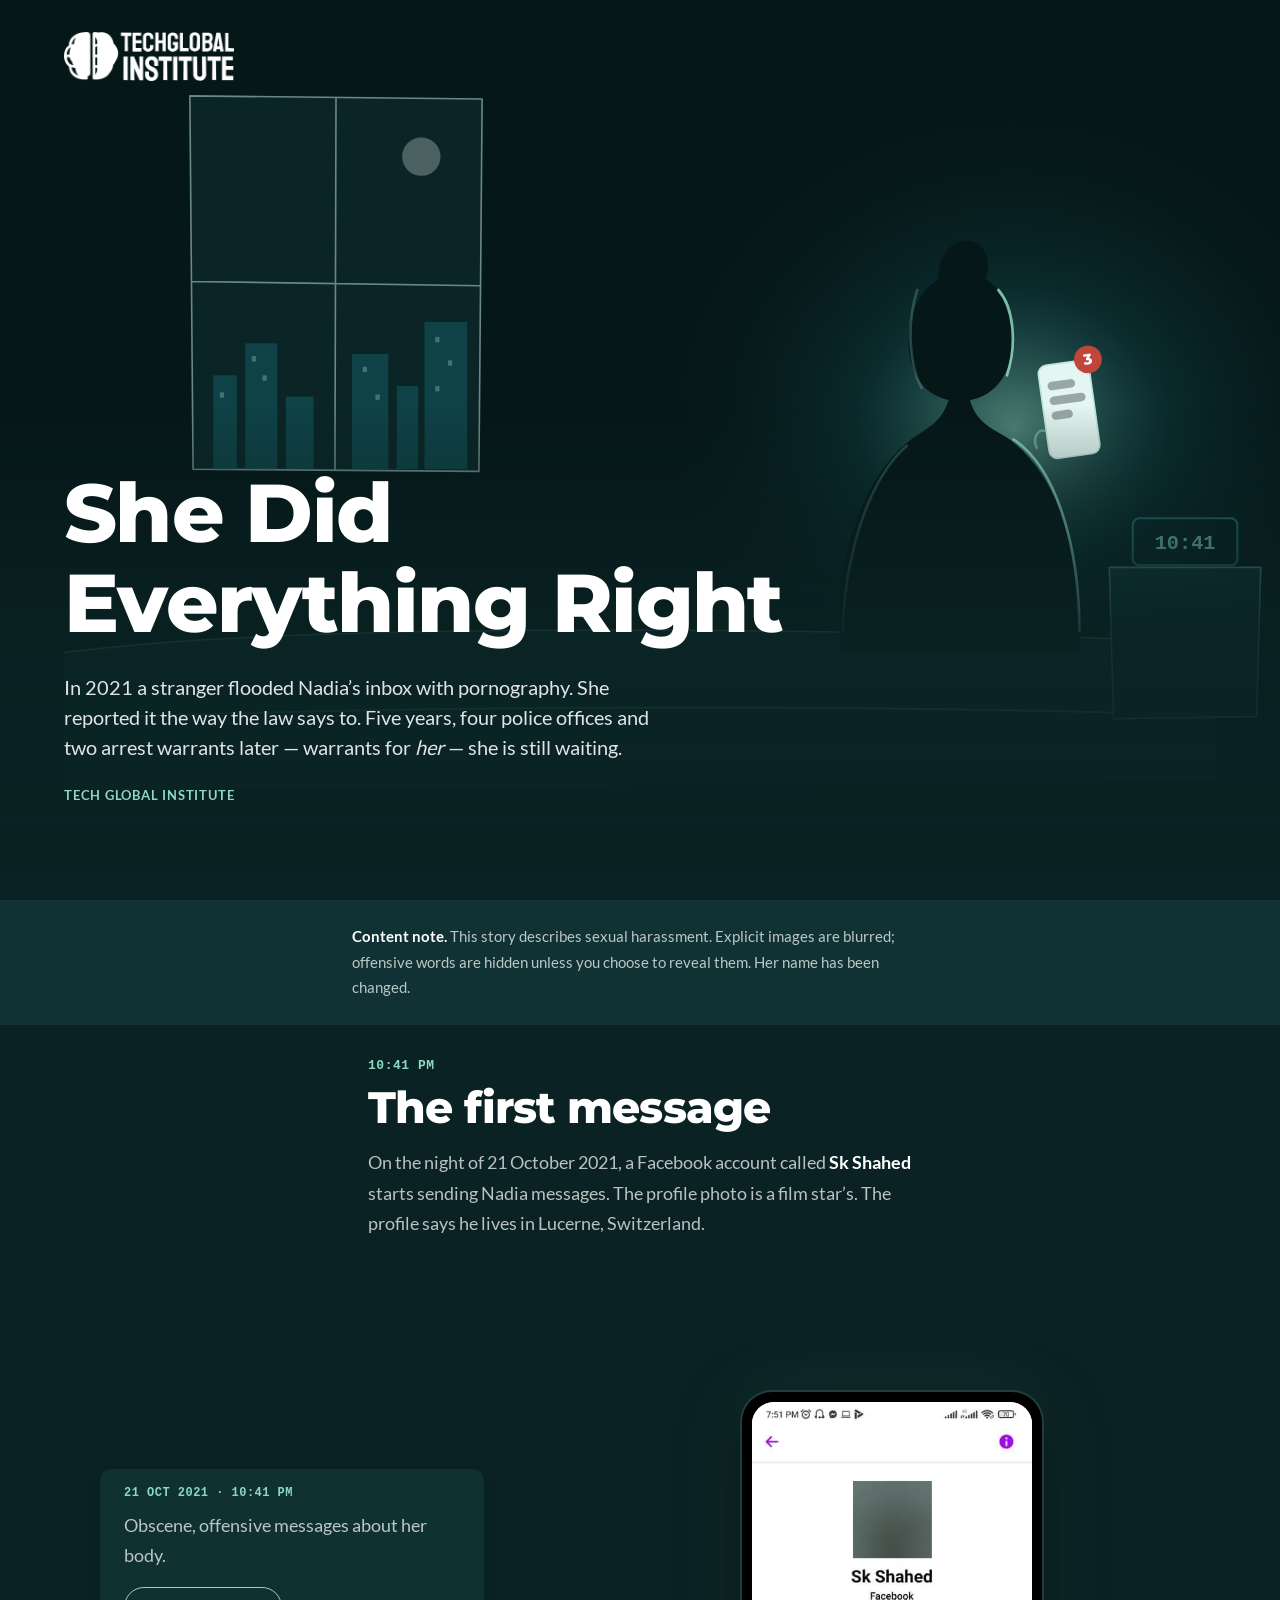
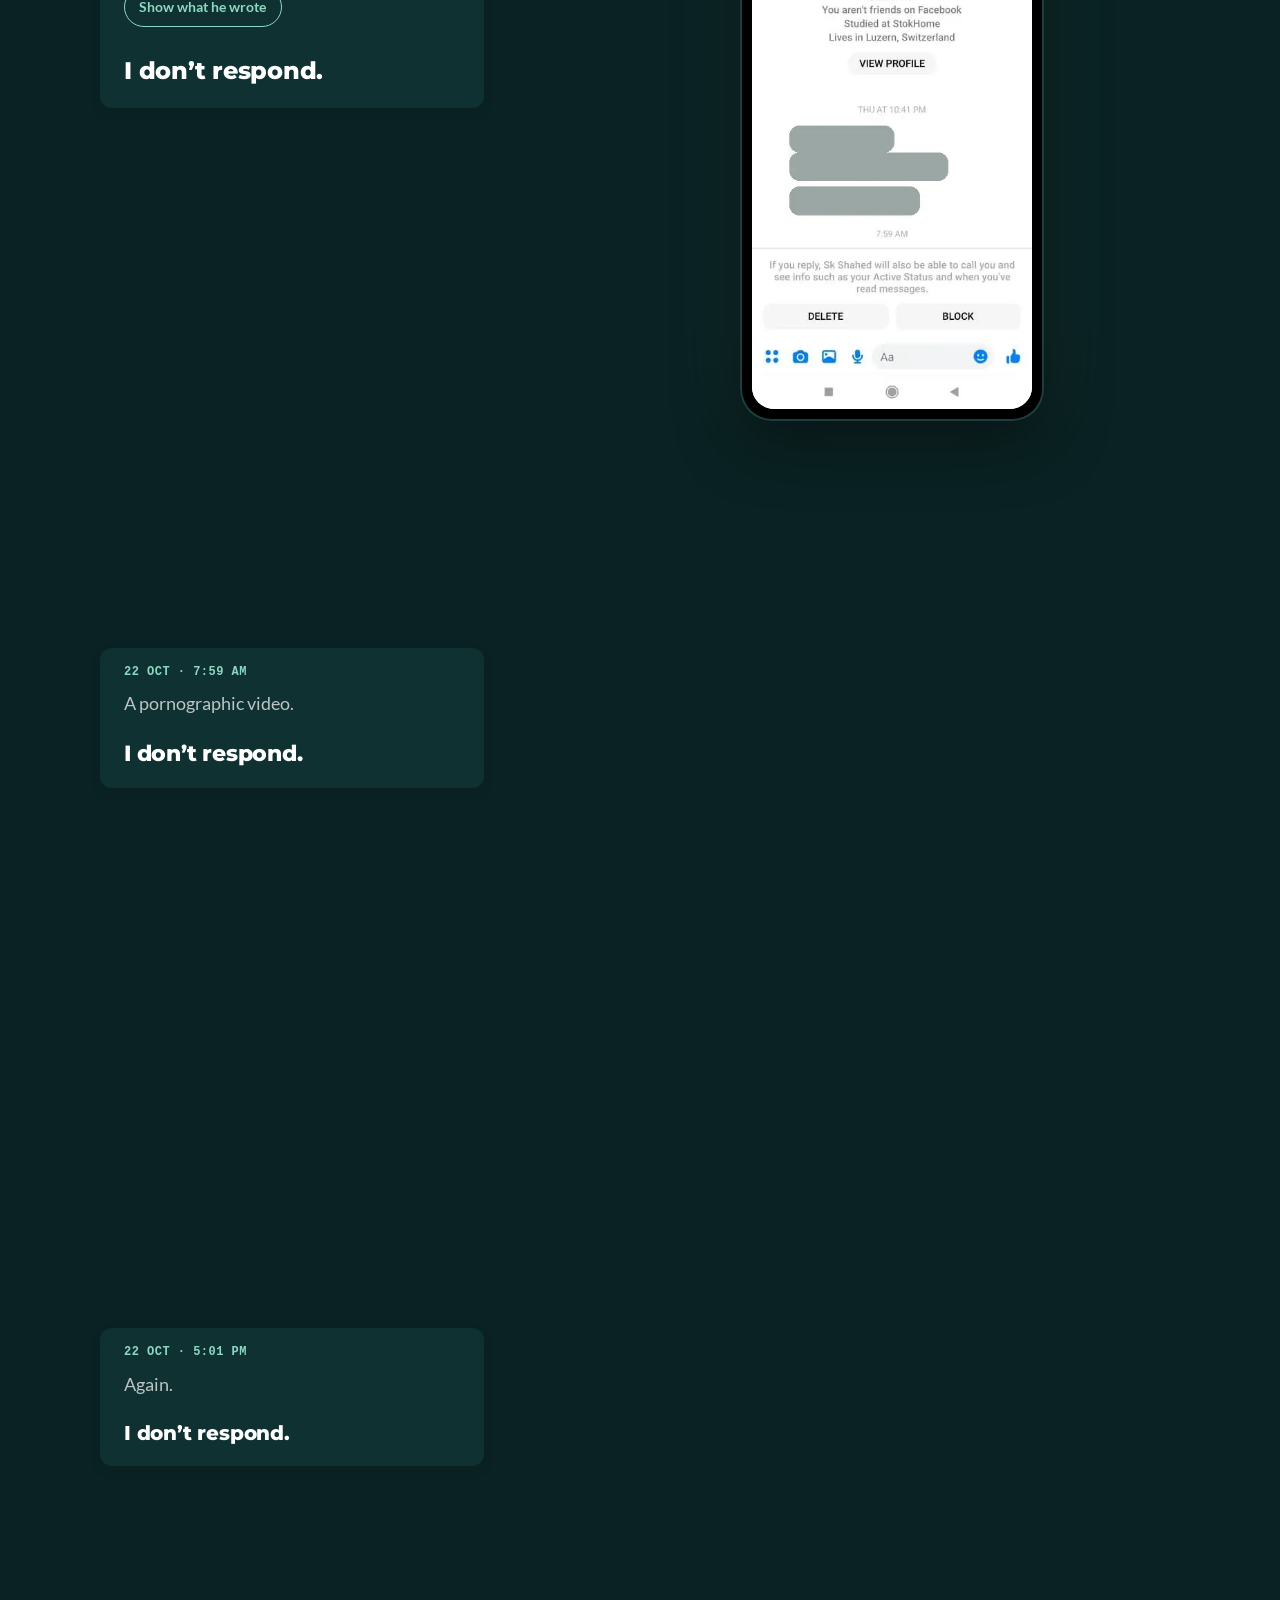
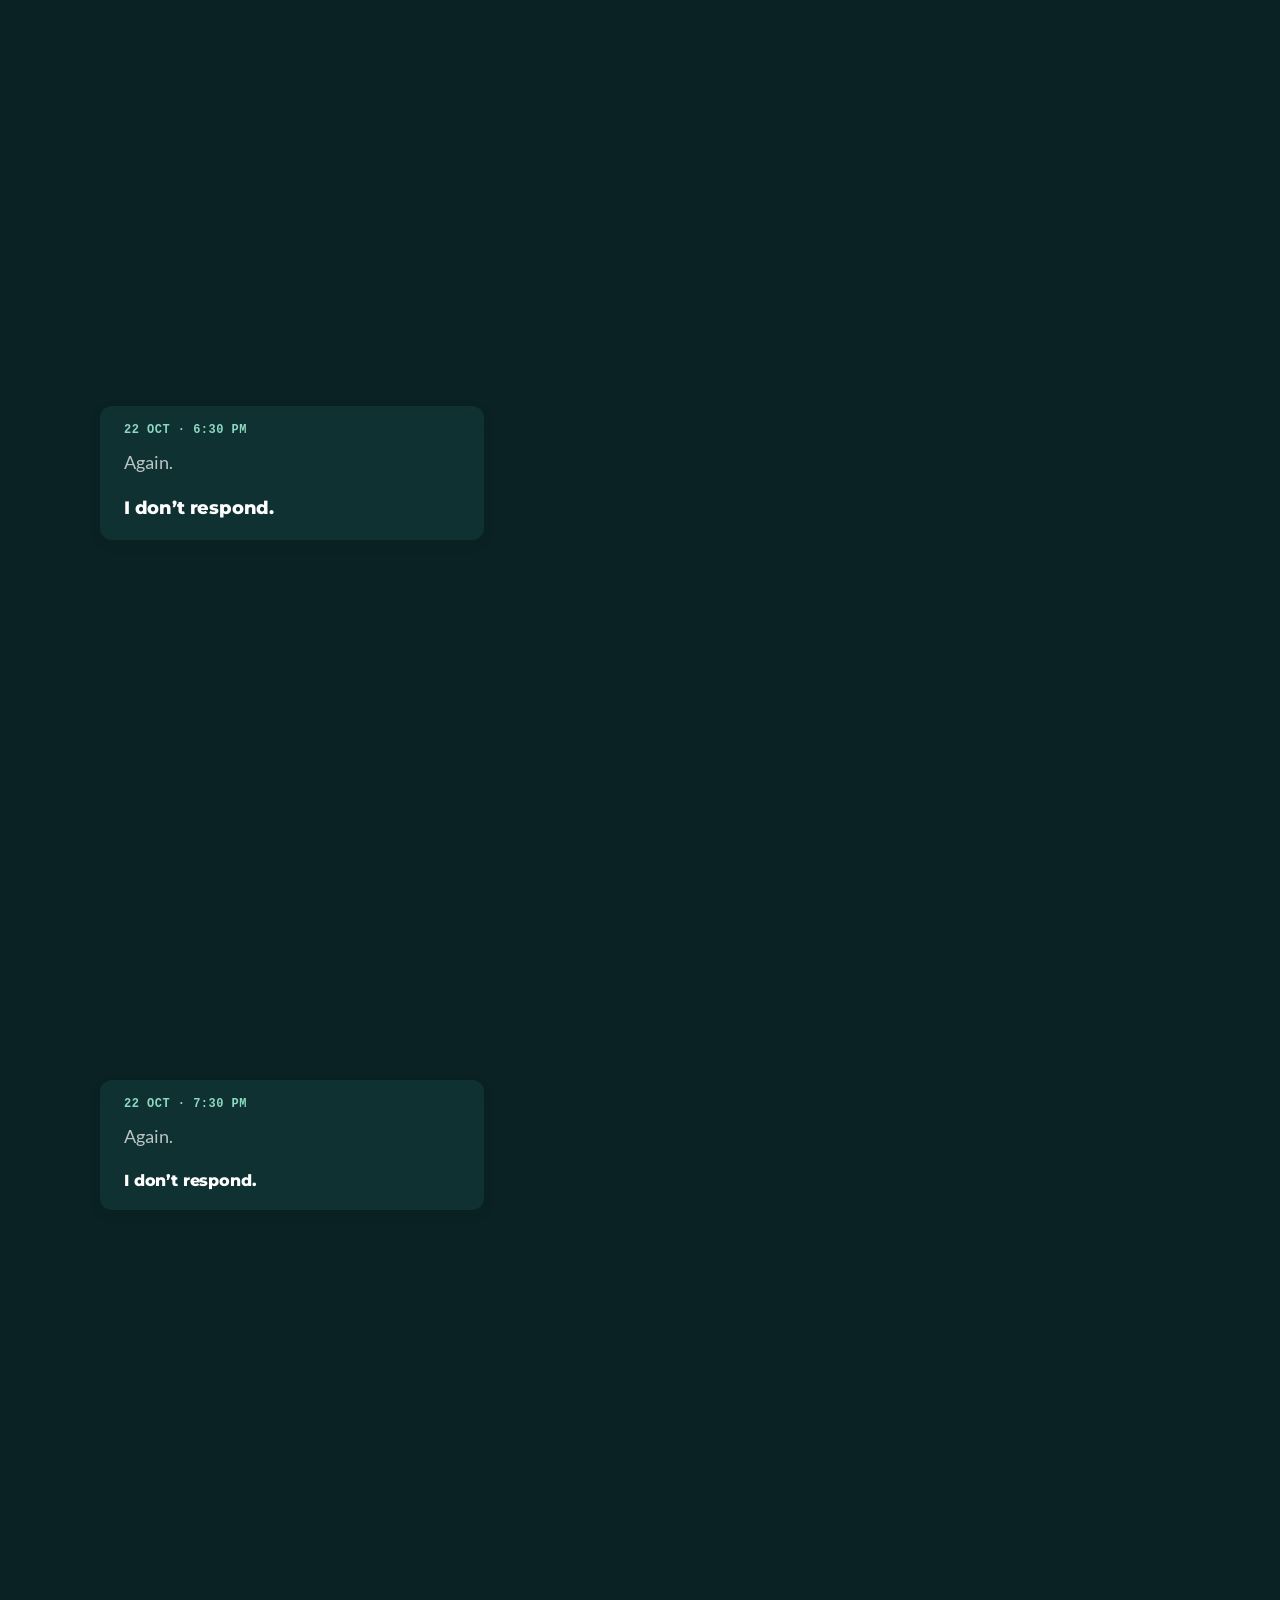
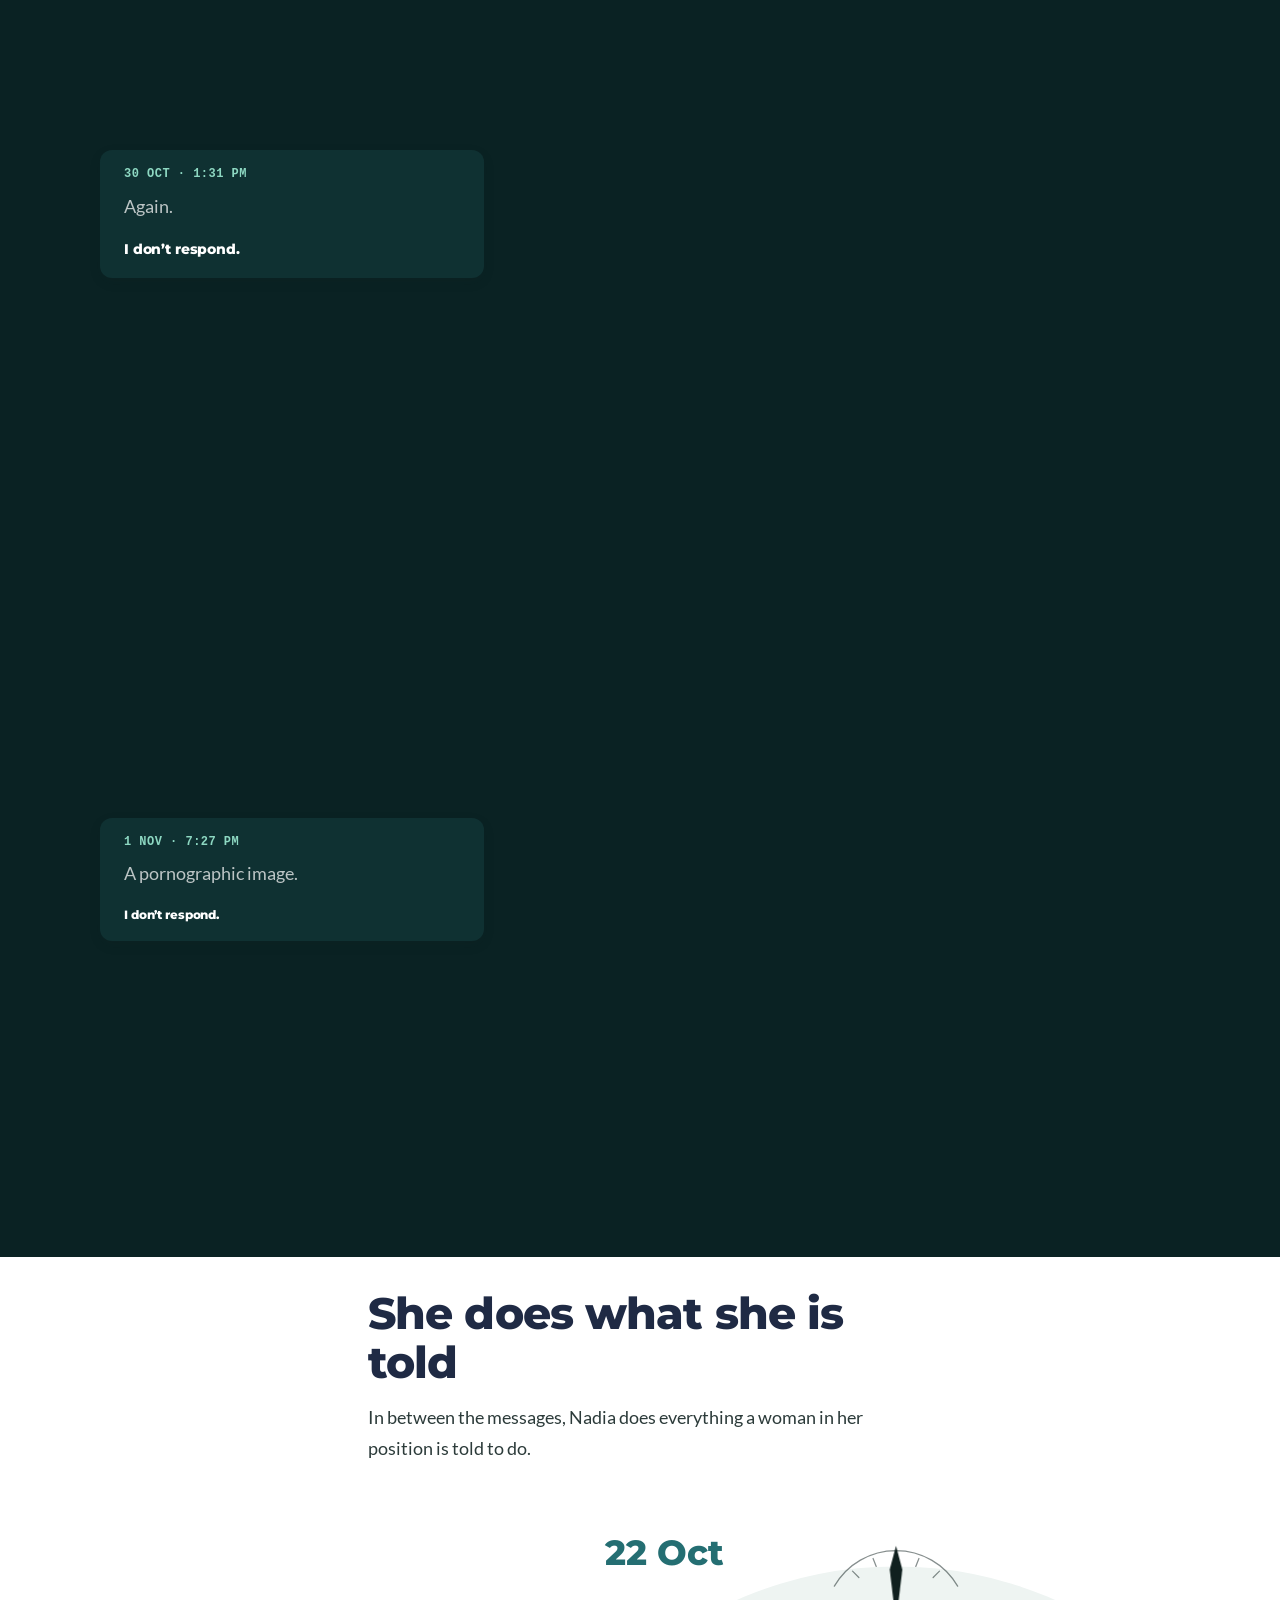
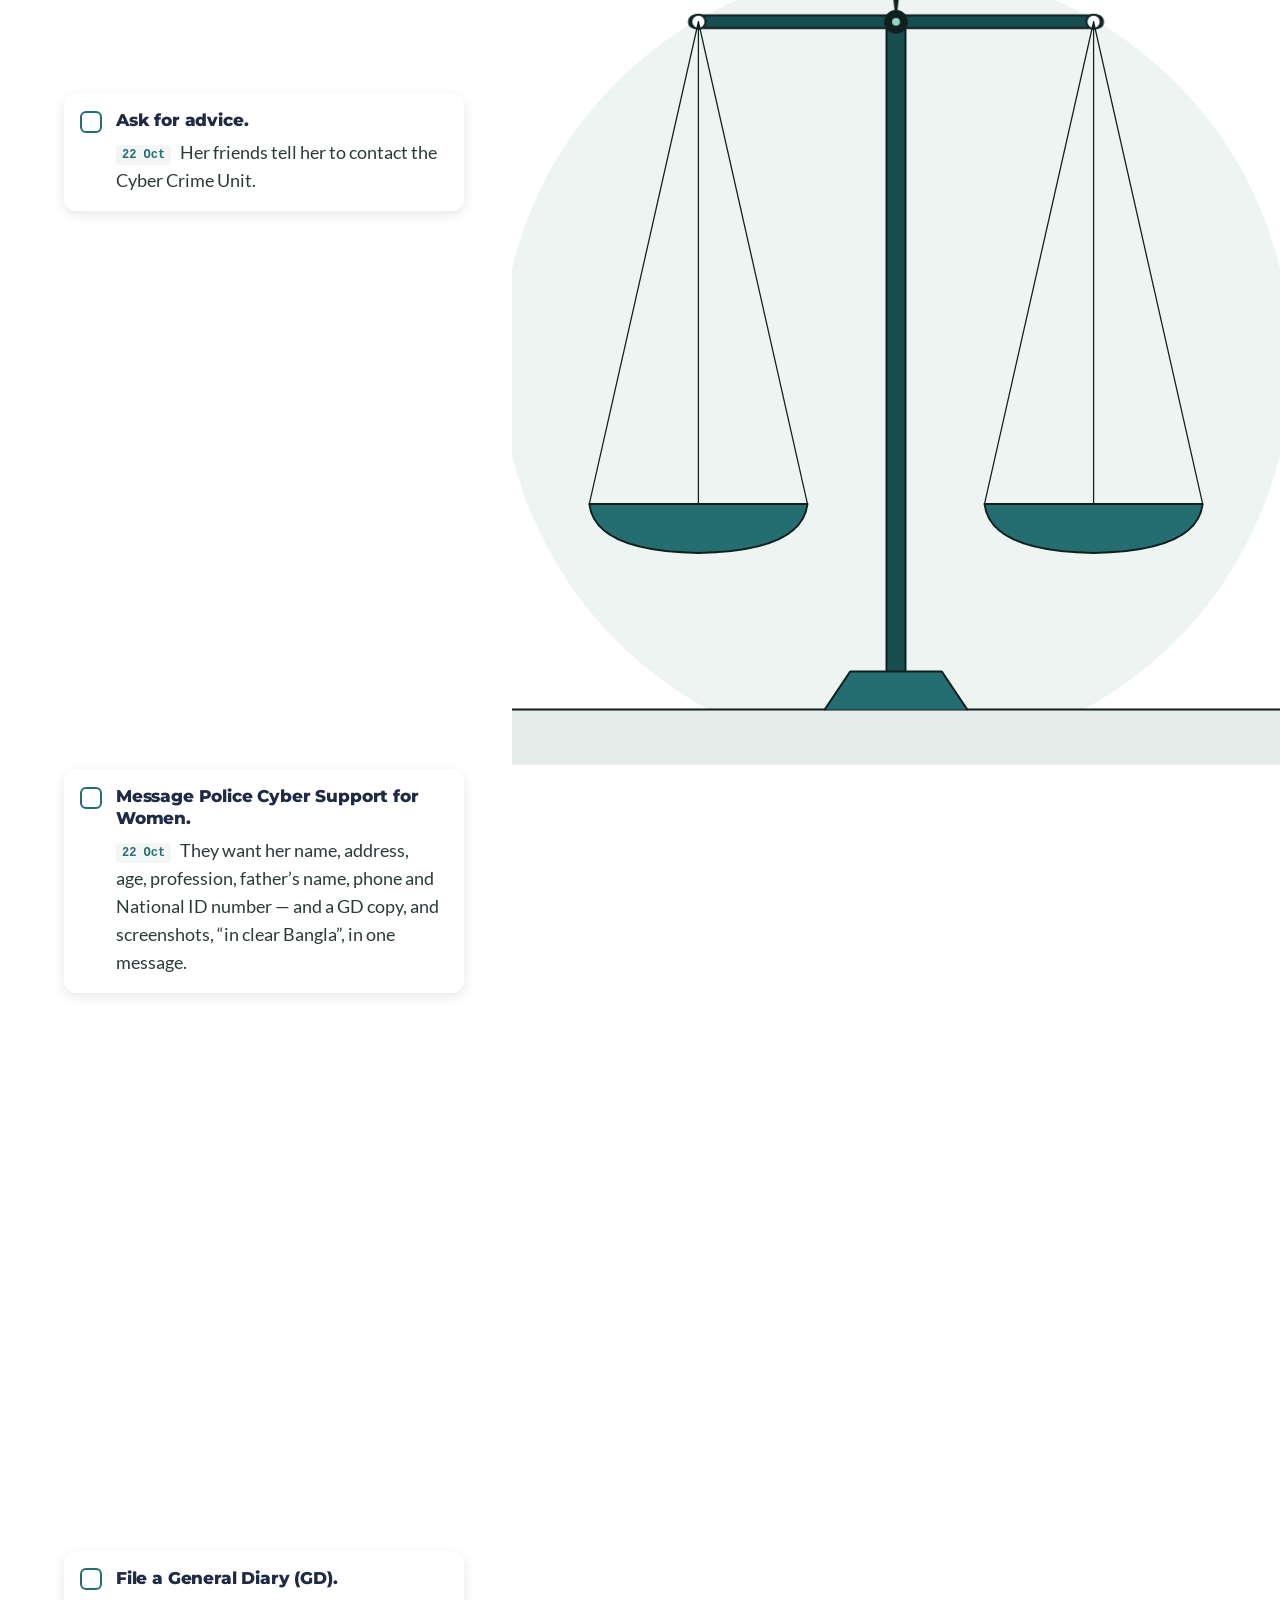
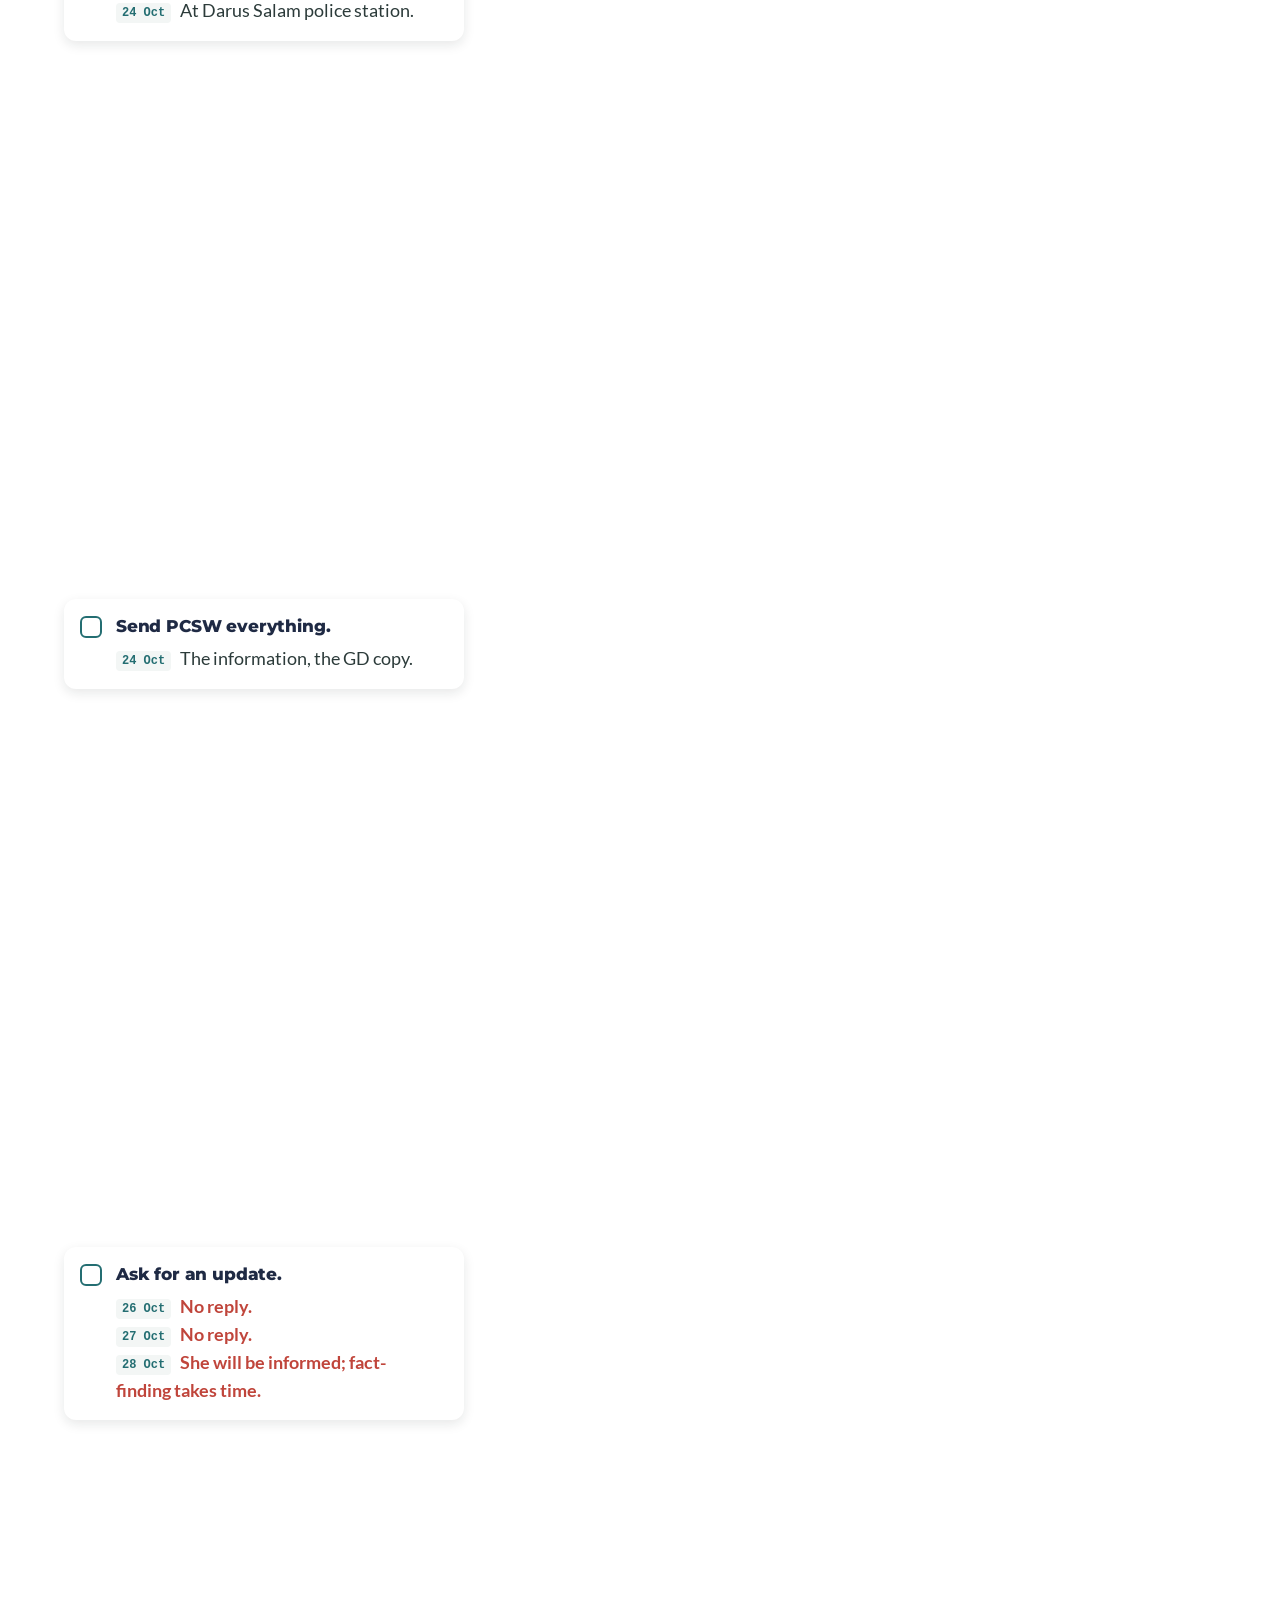
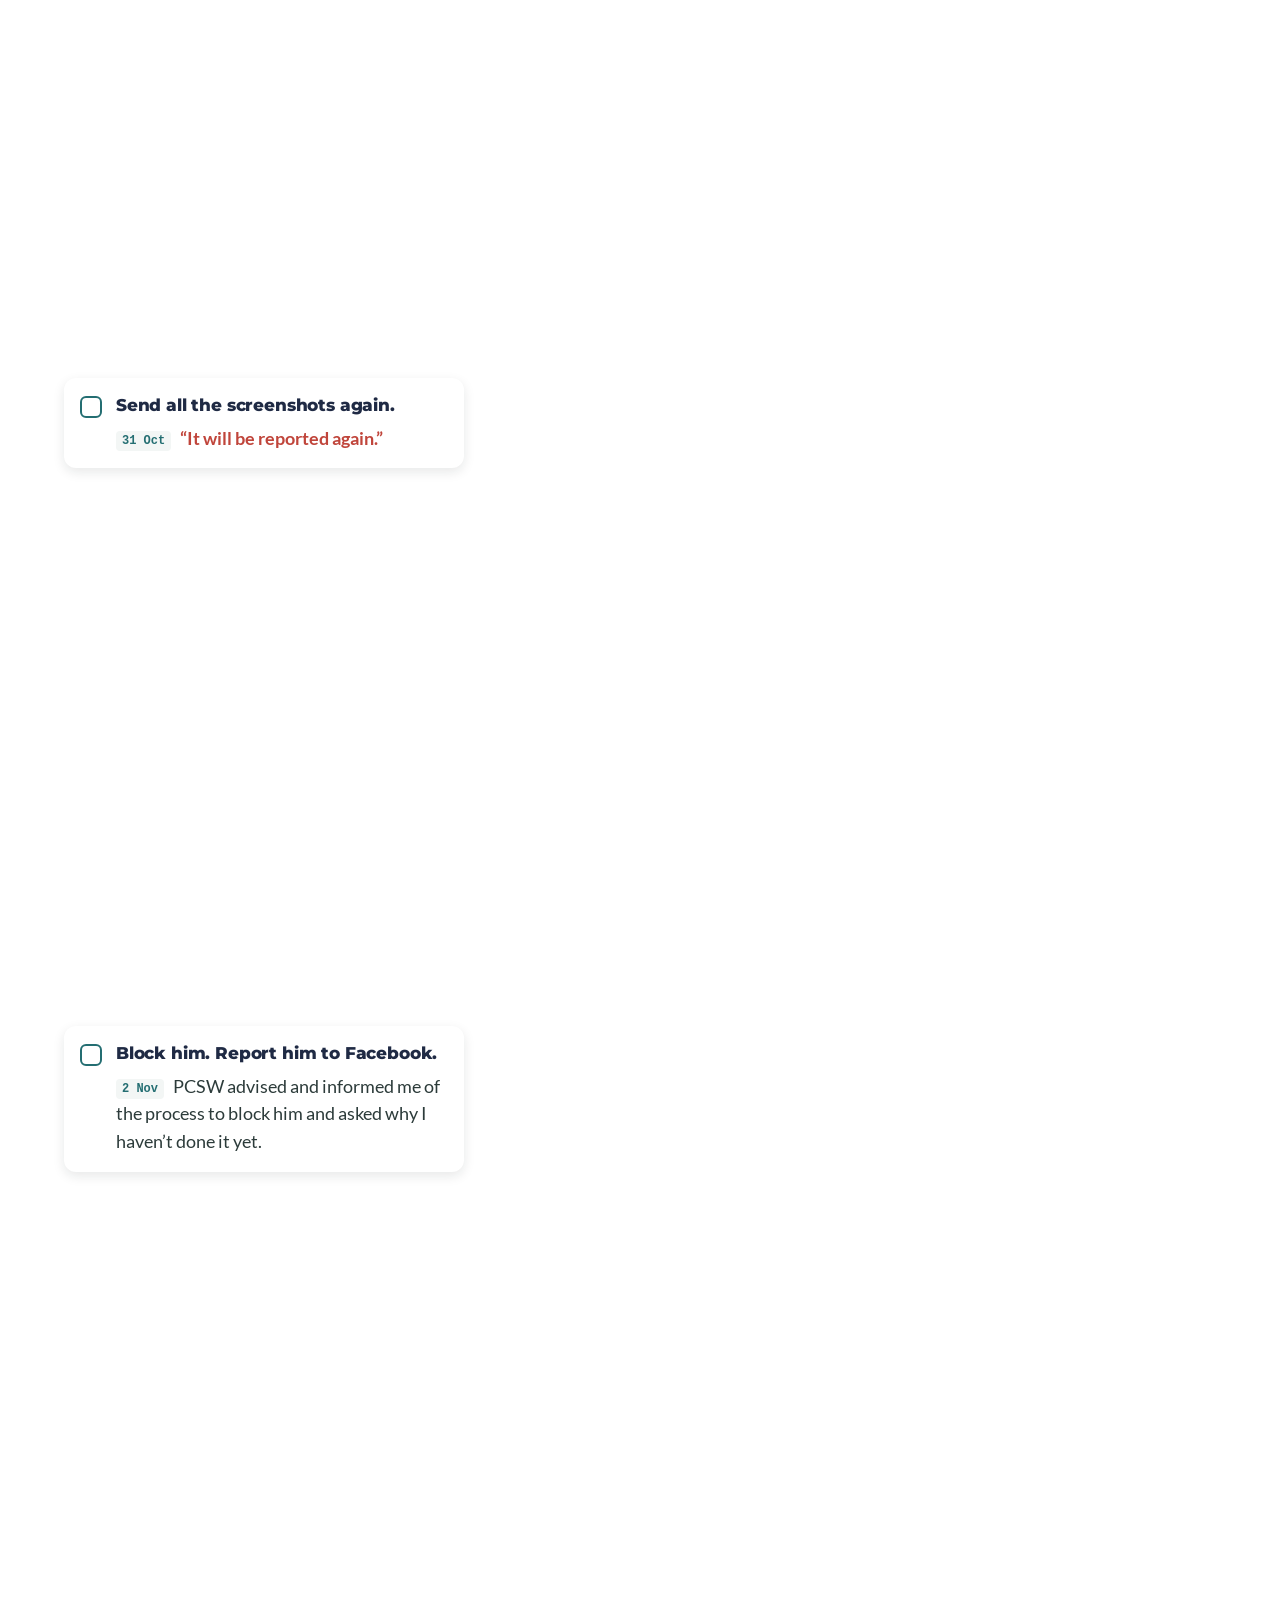
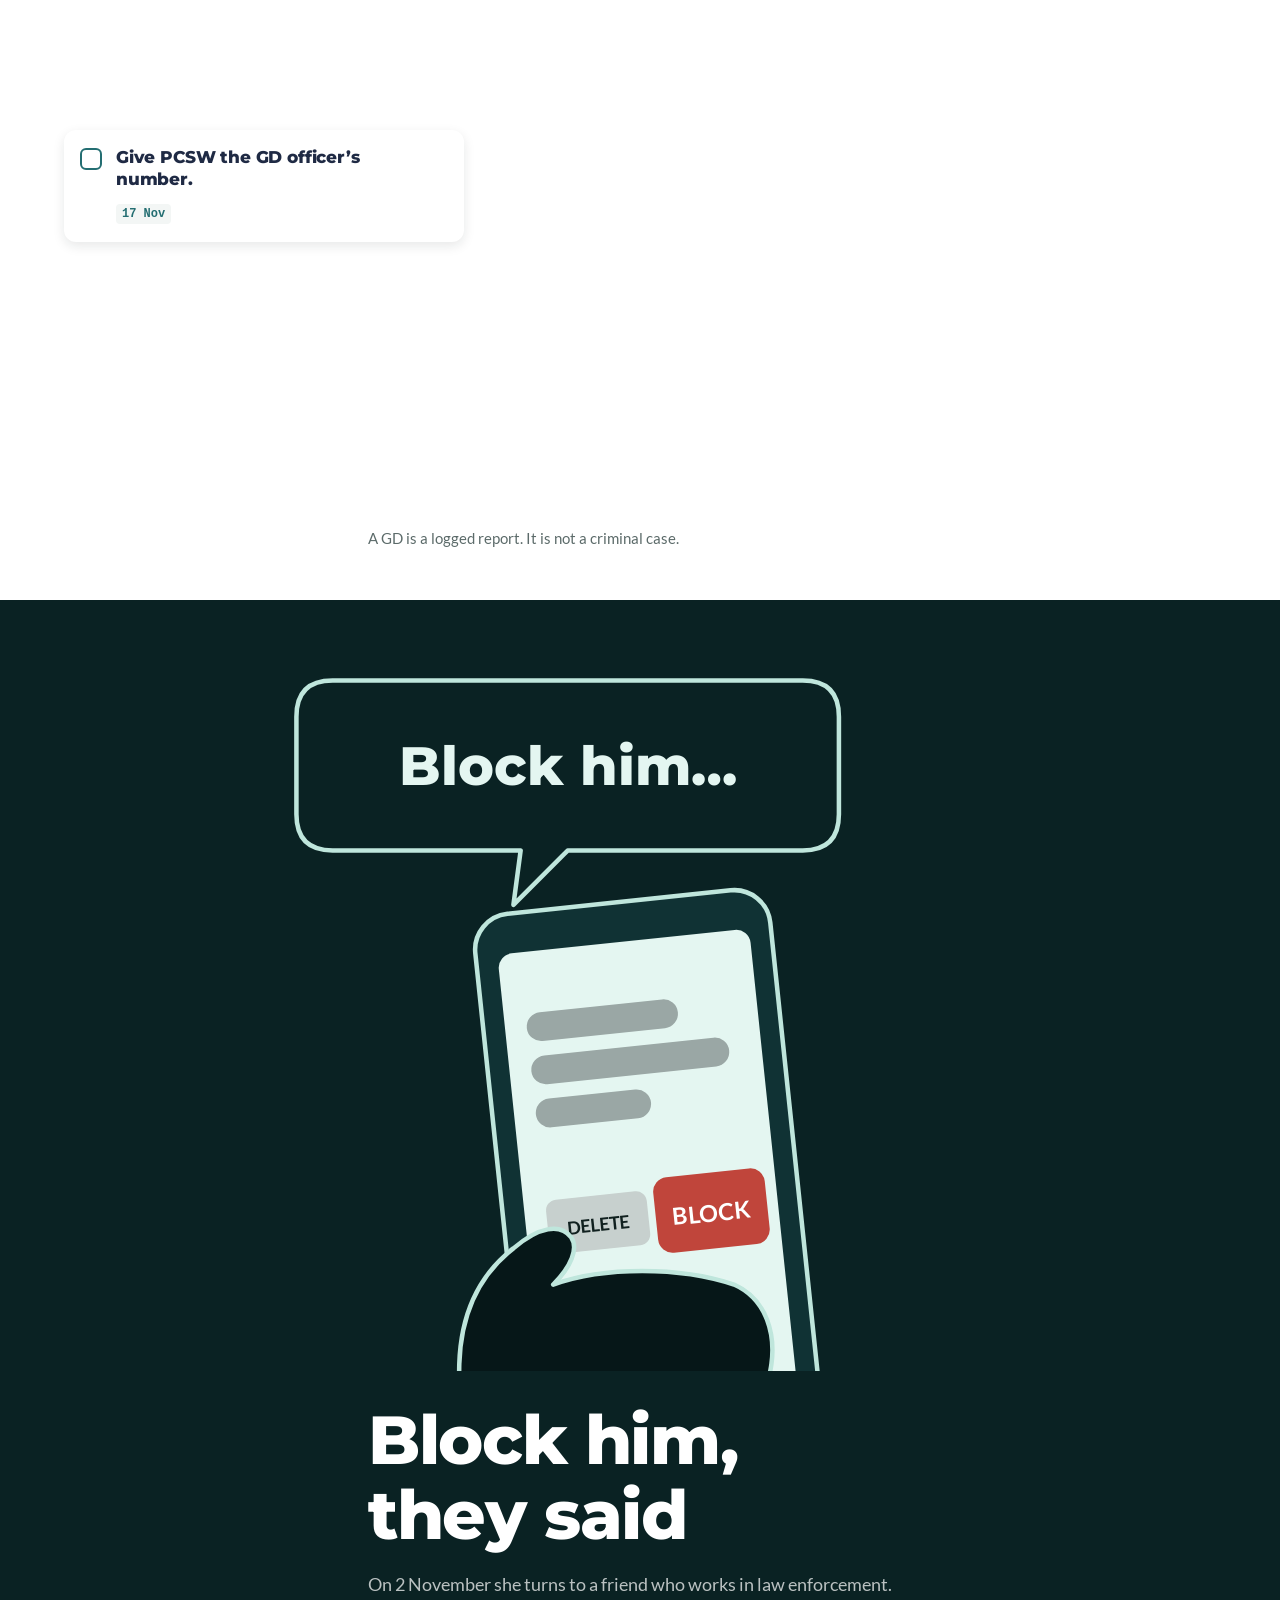
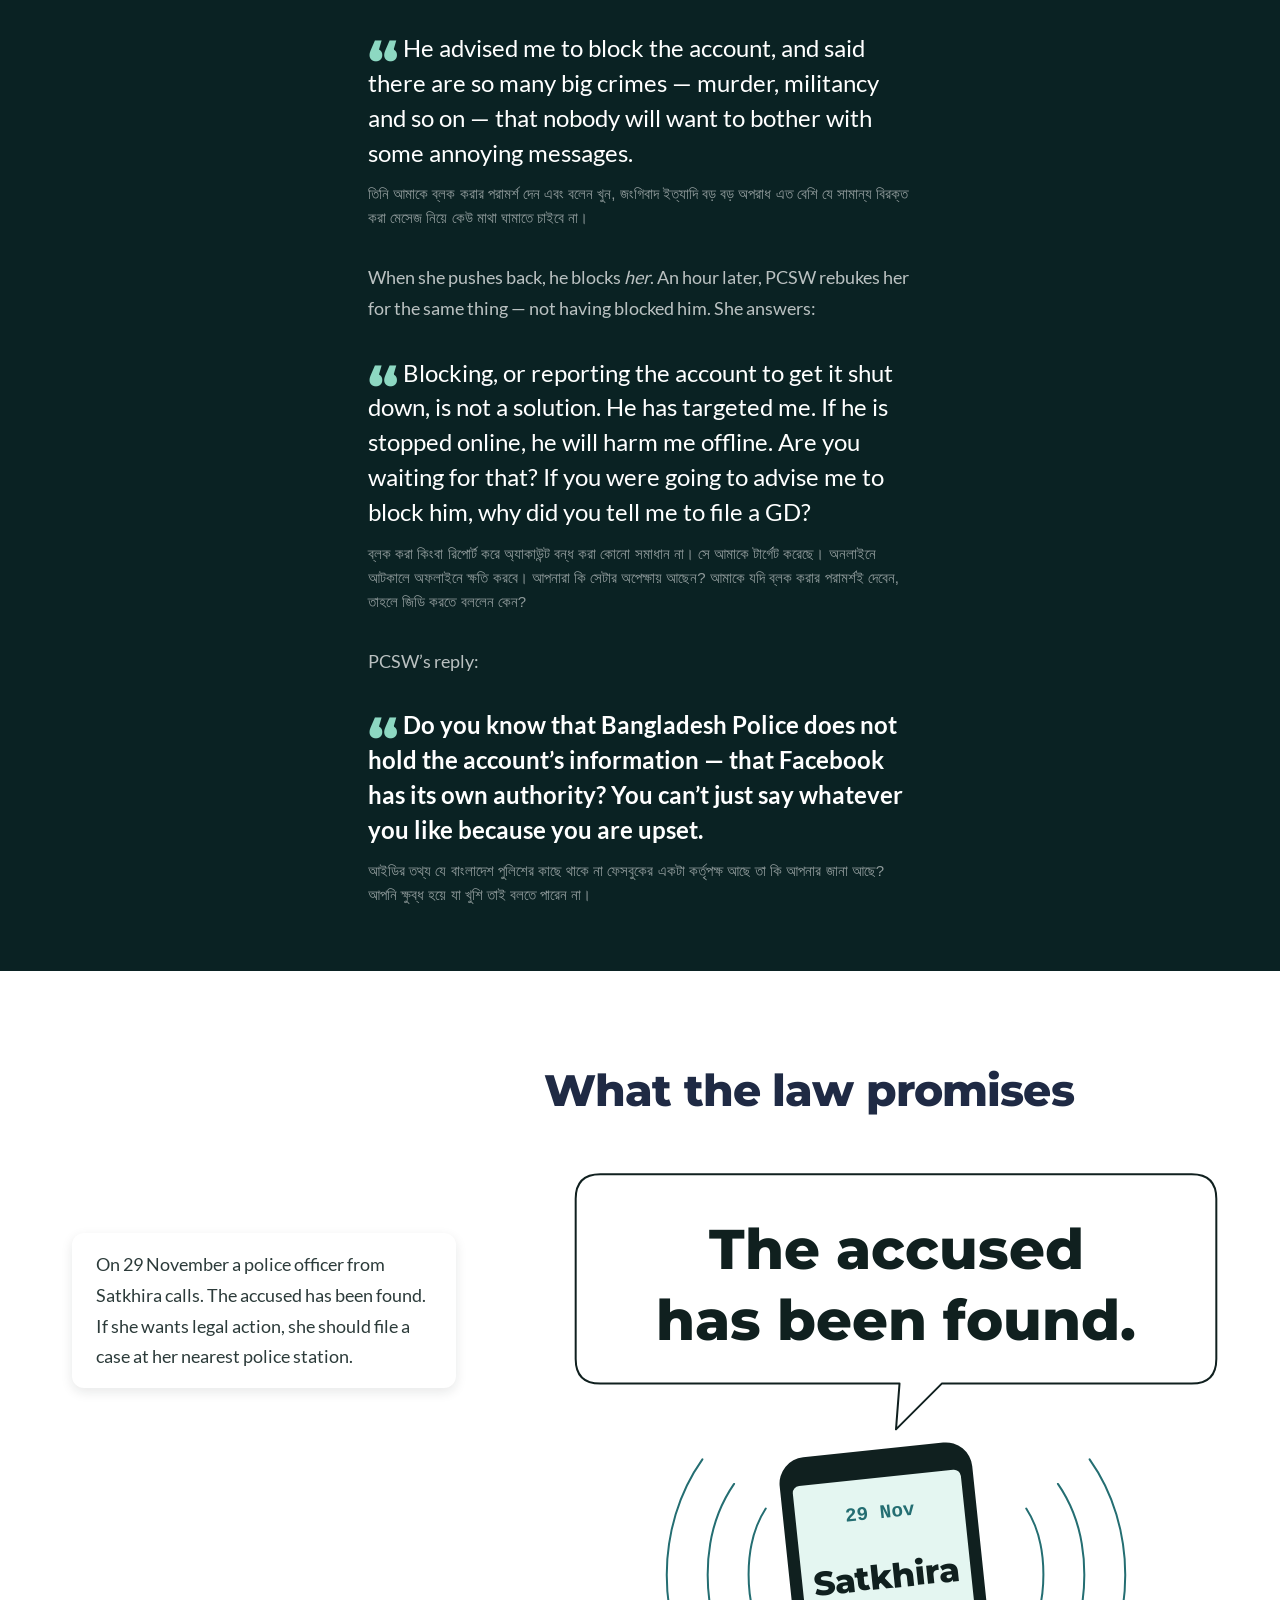
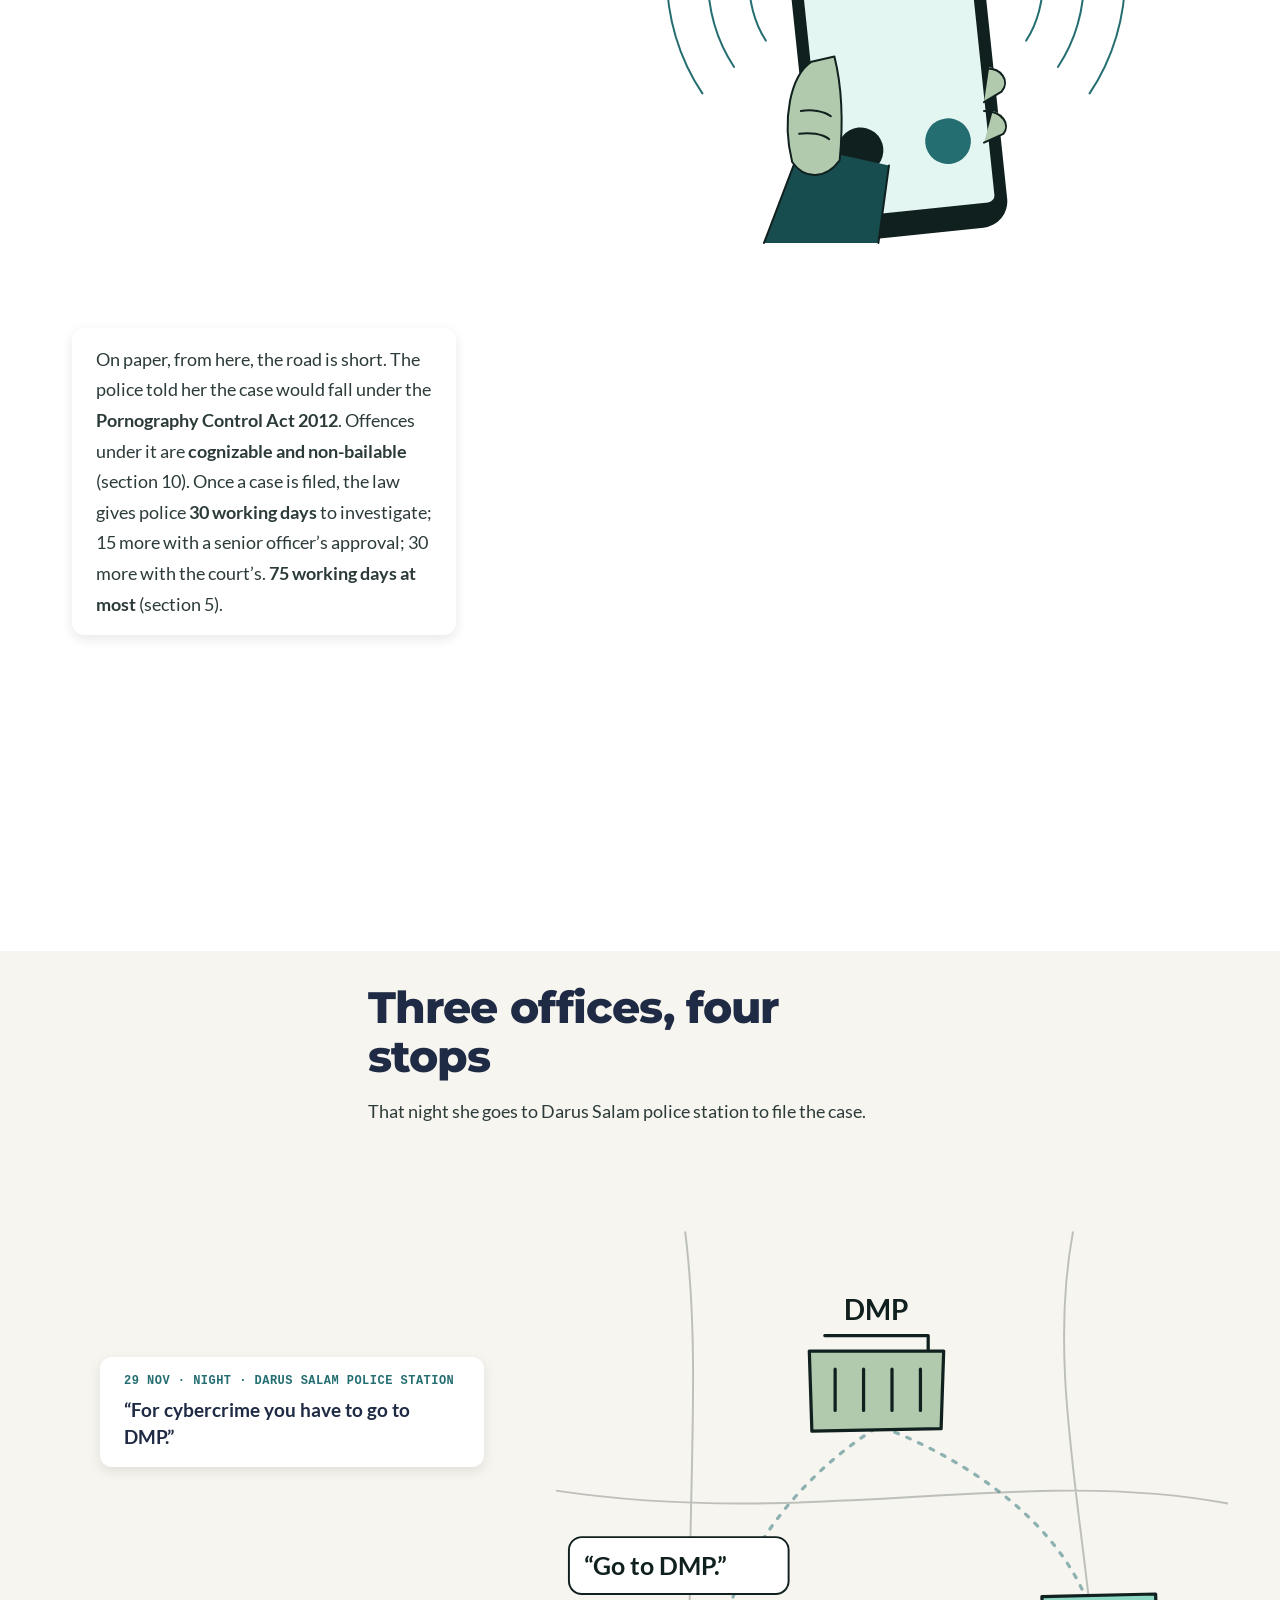
<file: site/index.html>
<!doctype html>
<html lang="en">

<head>
  <meta charset="utf-8">
  <meta name="viewport" content="width=device-width, initial-scale=1">
  <title>She Did Everything Right · Tech Global Institute</title>
  <!-- @meta -->
  <meta name="description"
    content="She reported online sexual harassment the way Bangladeshi law says to. Five years, four police offices and two warrants for her later, she is still waiting.">
  <meta name="keywords"
    content="technology-facilitated gender-based violence, TFGBV, online sexual harassment, Bangladesh, Police Cyber Support for Women, Pornography Control Act 2012, cybercrime, access to justice, Tech Global Institute">
  <meta name="author" content="Mir Rownak">
  <meta name="publisher" content="Tech Global Institute">
  <meta name="robots" content="index,follow,max-image-preview:large,max-snippet:-1,max-video-preview:-1">
  <link rel="canonical" href="https://investigations.techglobalinstitute.com/tfgbv/">
  <meta name="theme-color" content="#0A2223">
  <meta property="og:type" content="article">
  <meta property="og:site_name" content="Tech Global Institute">
  <meta property="og:locale" content="en_US">
  <meta property="og:title" content="She Did Everything Right">
  <meta property="og:description"
    content="She reported online sexual harassment the way Bangladeshi law says to. Five years, four police offices and two warrants for her later, she is still waiting.">
  <meta property="og:url" content="https://investigations.techglobalinstitute.com/tfgbv/">
  <meta property="og:image" content="https://investigations.techglobalinstitute.com/tfgbv/assets/og-image.jpg">
  <meta property="og:image:secure_url"
    content="https://investigations.techglobalinstitute.com/tfgbv/assets/og-image.jpg">
  <meta property="og:image:type" content="image/jpeg">
  <meta property="og:image:width" content="1200">
  <meta property="og:image:height" content="630">
  <meta property="og:image:alt"
    content="Illustration: a woman seen from behind in a dark room at night, lit by the glow of her phone and a new message notification.">
  <meta property="article:published_time" content="2026-11-18T09:00:00+06:00">
  <meta property="article:modified_time" content="2026-11-19T09:00:00+06:00">
  <meta property="article:author" content="Mir Rownak">
  <meta property="article:publisher" content="https://www.facebook.com/profile.php?id=61565698961621">
  <meta property="article:section" content="Investigations">
  <meta property="article:tag" content="Technology-facilitated gender-based violence">
  <meta property="article:tag" content="Bangladesh">
  <meta property="article:tag" content="Access to justice">
  <meta name="twitter:card" content="summary_large_image">
  <meta name="twitter:site" content="@techglobalinst">
  <meta name="twitter:title" content="She Did Everything Right">
  <meta name="twitter:description"
    content="She reported online sexual harassment the way Bangladeshi law says to. Five years, four police offices and two warrants for her later, she is still waiting.">
  <meta name="twitter:image" content="https://investigations.techglobalinstitute.com/tfgbv/assets/og-image.jpg">
  <meta name="twitter:image:alt"
    content="Illustration: a woman seen from behind in a dark room at night, lit by the glow of her phone and a new message notification.">
  <link rel="icon" href="assets/logo/favicon.png" type="image/png">
  <link rel="apple-touch-icon" href="assets/logo/favicon.png">
  <script
    type="application/ld+json">{"@context": "https://schema.org", "@graph": [{"@type": "NewsArticle", "@id": "https://investigations.techglobalinstitute.com/tfgbv/#article", "headline": "She Did Everything Right", "alternativeHeadline": "One woman's five-year search for justice after reporting online sexual harassment in Bangladesh", "description": "She reported online sexual harassment the way Bangladeshi law says to. Five years, four police offices and two warrants for her later, she is still waiting.", "image": {"@type": "ImageObject", "url": "https://investigations.techglobalinstitute.com/tfgbv/assets/og-image.jpg", "width": 1200, "height": 630, "caption": "Illustration: a woman seen from behind in a dark room at night, lit by the glow of her phone and a new message notification."}, "datePublished": "2026-11-18T09:00:00+06:00", "dateModified": "2026-11-19T09:00:00+06:00", "inLanguage": "en", "mainEntityOfPage": {"@type": "WebPage", "@id": "https://investigations.techglobalinstitute.com/tfgbv/"}, "url": "https://investigations.techglobalinstitute.com/tfgbv/", "isAccessibleForFree": true, "author": {"@type": "Person", "name": "Mir Rownak"}, "publisher": {"@id": "https://techglobalinstitute.com/#organization"}, "keywords": ["technology-facilitated gender-based violence", "TFGBV", "online harassment", "Bangladesh", "Police Cyber Support for Women", "Pornography Control Act 2012", "access to justice"], "about": [{"@type": "Thing", "name": "Technology-facilitated gender-based violence"}, {"@type": "Place", "name": "Bangladesh"}, {"@type": "Thing", "name": "Access to justice"}]}, {"@type": "Organization", "@id": "https://techglobalinstitute.com/#organization", "name": "Tech Global Institute", "url": "https://techglobalinstitute.com", "logo": {"@type": "ImageObject", "url": "https://investigations.techglobalinstitute.com/tfgbv/assets/logo/tgi-logo-primary.png"}, "sameAs": ["https://www.facebook.com/profile.php?id=61565698961621", "https://www.instagram.com/techglobalinstitute.tgi", "https://x.com/techglobalinst", "https://www.linkedin.com/company/techglobal-institute/"]}]}</script>
  <!-- /meta -->
  <link rel="preload" href="assets/fonts/montserrat-800.woff2" as="font" type="font/woff2" crossorigin>
  <link rel="preload" href="assets/fonts/lato-400.woff2" as="font" type="font/woff2" crossorigin>
  <link rel="stylesheet" href="css/tokens.css">
  <link rel="stylesheet" href="css/story.css">
  <link rel="stylesheet" href="css/ch2-ch4.css">
  <link rel="stylesheet" href="css/ch6.css">
  <link rel="stylesheet" href="css/ch7-ch10.css">
  <link rel="stylesheet" href="css/ch11.css">
  <script type="module" src="js/main.js"></script>
</head>

<body>
  <a class="skip" href="#ch1">Skip to the story</a>

  <div class="rail" aria-hidden="true">
    <div class="rail__bar">
      <div class="rail__fill"></div>
      <div class="rail__mark" title="Legal deadline for the investigation"></div>
    </div>
    <div class="rail__label"><span class="rail__n">0</span> <span class="rail__unit"><span
          class="rail__d">days</span><span class="rail__long"> since the first message</span></span></div>
  </div>

  <main>

    <!-- ============ 0 HERO ============ -->
    <header id="ch0" class="hero night" data-day="0">
      <img class="hero__logo" src="assets/logo/tgi-logo-white.webp" width="360" height="103"
        alt="Tech Global Institute">
      <figure class="hero__art il" id="IL-01"><!-- @svg il-01 --><svg viewBox="0 0 1200 900"
          preserveAspectRatio="xMaxYMid slice" role="img" aria-labelledby="il01t" xmlns="http://www.w3.org/2000/svg">
          <title id="il01t">Illustration: a woman, seen from behind, sits on the edge of her bed at night, lit by her
            phone. A clock reads 10:41 PM.</title>
          <defs>
            <radialGradient id="glow" cx="0.5" cy="0.5" r="0.5">
              <stop offset="0" stop-color="#8DD8C2" stop-opacity=".55" />
              <stop offset=".45" stop-color="#1C7D84" stop-opacity=".18" />
              <stop offset="1" stop-color="#0A2223" stop-opacity="0" />
            </radialGradient>
          </defs>
          <rect width="1200" height="900" class="f-night" />
          <!-- window with the city -->
          <g opacity=".55">
            <path class="f-night2" d="M178 118 L452 121 L449 470 L181 468 Z" />
            <path class="s s-th" d="M178 118 L452 121 L449 470 L181 468 Z M315 120 L314 469 M180 292 L450 296" />
            <g class="f-ocean" opacity=".7">
              <rect x="200" y="380" width="22" height="88" />
              <rect x="230" y="350" width="30" height="118" />
              <rect x="268" y="400" width="26" height="68" />
              <rect x="330" y="360" width="34" height="108" />
              <rect x="372" y="390" width="20" height="78" />
              <rect x="398" y="330" width="40" height="138" />
            </g>
            <g class="f-mint" opacity=".8">
              <rect x="236" y="362" width="4" height="5" />
              <rect x="246" y="380" width="4" height="5" />
              <rect x="340" y="372" width="4" height="5" />
              <rect x="352" y="398" width="4" height="5" />
              <rect x="408" y="344" width="4" height="5" />
              <rect x="420" y="366" width="4" height="5" />
              <rect x="408" y="390" width="4" height="5" />
              <rect x="206" y="396" width="4" height="5" />
            </g>
            <circle cx="395" cy="175" r="18" fill="#E4F6F1" opacity=".55" />
          </g>
          <!-- bed -->
          <path class="f-night2" d="M60 640 C240 616 620 612 1140 630 L1140 760 L60 770 Z" />
          <path class="s s-th o-50" d="M60 640 C240 616 620 612 1140 630 M120 700 C400 690 800 688 1100 698" />
          <!-- side table + clock -->
          <g transform="translate(110 0)">
            <path class="f-night2" d="M930 560 L1072 560 L1068 700 L934 702 Z" />
            <path class="s s-th o-50" d="M930 560 L1072 560 L1068 700 L934 702 Z" />
            <rect x="952" y="514" width="98" height="44" rx="6" fill="#061718" stroke="#246E72" stroke-width="2" />
            <text x="1001" y="543" text-anchor="middle" class="t-m" fill="#8DD8C2"
              style="font-size:19px;fill:#8DD8C2">10:41</text>
          </g>
          <!-- glow behind her -->
          <ellipse cx="950" cy="430" rx="330" ry="300" fill="url(#glow)" />
          <!-- her, from behind -->
          <g transform="translate(260 0)">
            <path class="f-night"
              d="M528 640 C520 560 548 470 600 436 C616 426 626 418 630 400 L648 398 C652 418 662 426 680 436 C732 466 760 560 752 640 Z" />
            <path class="f-night"
              d="M640 404 C606 404 590 376 592 344 C594 306 616 284 642 284 C670 284 690 308 690 344 C690 378 672 404 640 404 Z" />
            <path class="f-night" d="M620 292 C618 266 634 252 648 254 C664 256 670 272 664 290 Z" />
            <!-- rim light where the phone lights her -->
            <path class="s s-mint" opacity=".85"
              d="M676 300 C690 316 694 350 684 380 M690 440 C730 466 752 540 752 620" />
            <path class="s s-mint o-25" d="M600 300 C590 330 592 370 604 392 M590 446 C552 480 532 552 530 620" />
          </g>
          <!-- phone, held up to her right -->
          <g transform="translate(260 0) rotate(-8 742 410)">
            <rect x="718" y="368" width="48" height="88" rx="8" class="f-screen" />
            <rect x="718" y="368" width="48" height="88" rx="8" class="s s-th" stroke="#BFE6DC" />
            <rect x="725" y="384" width="26" height="8" rx="4" fill="#9AA7A5" />
            <rect x="725" y="398" width="34" height="8" rx="4" fill="#9AA7A5" />
            <rect x="725" y="412" width="20" height="8" rx="4" fill="#9AA7A5" />
            <g class="badge">
              <circle cx="766" cy="368" r="13" class="f-alarm" /><text x="766" y="373" text-anchor="middle"
                style="font:800 14px var(--font-display);fill:#fff" class="badge__n">1</text>
            </g>
          </g>
          <!-- fingers around phone -->
          <path transform="translate(260 0)" class="s s-mint o-50" d="M712 448 C708 440 712 430 720 432" />
        </svg><!-- /svg il-01 --></figure>
      <div class="hero__text">
        <h1>She Did Everything Right</h1>
        <p class="dek">In 2021 a stranger flooded <span data-cfg="survivor">Nadia</span>&rsquo;s inbox with pornography.
          She reported it the way the law says to. Five years, four police offices and two arrest warrants later &mdash;
          warrants for <em>her</em> &mdash; she is still waiting.</p>
        <p class="byline">Tech Global Institute</p>
      </div>
    </header>

    <aside class="cw" role="note">
      <p><strong>Content note.</strong> This story describes sexual harassment. Explicit images are blurred; offensive
        words are hidden unless you choose to reveal them. Her name has been changed.</p>
    </aside>

    <!-- ============ 1 MESSAGES ============ -->
    <section id="ch1" class="chapter night" data-day="0" data-day-end="11">
      <div class="prose" data-draft>
        <h2 class="ch-title"><span class="ch-time">10:41 PM</span> The first message</h2>
        <p>On the night of 21 October 2021, a Facebook account called <strong data-cfg="accused">Sk Shahed</strong>
          starts sending <span data-cfg="survivor">Nadia</span> messages. The profile photo is a film star&rsquo;s. The
          profile says he lives in Lucerne, Switzerland.</p>
      </div>

      <div class="scene" data-scene="messages">
        <div class="scene__sticky">
          <div class="phone">
            <div class="phone__screen">
              <img class="phone__img is-on" data-shot="0" src="assets/evidence/msg-2.webp" width="405" height="878"
                alt="Messenger screenshot, the first night: the account's profile card (photo removed), then three obscene messages, hidden."
                loading="lazy" decoding="async">
              <img class="phone__img phone__img--unblurred" data-shot="0"
                src="assets/evidence/msg-2-unblurred.webp" width="405" height="878"
                alt="Unblurred Messenger screenshot, the first night: the Sk Shahed profile card and the three obscene messages sent at 10:41 PM."
                loading="lazy" decoding="async">
              <img class="phone__img" data-shot="1" src="assets/evidence/msg-3.webp" width="405" height="878"
                alt="Messenger screenshot, 22 October: a forwarded pornographic video, blurred, and obscene messages at 5:01 and 6:30 PM, hidden."
                loading="lazy" decoding="async">
              <img class="phone__img" data-shot="2" src="assets/evidence/msg-4.webp" width="405" height="878"
                alt="Messenger screenshot, 22 and 30 October: more obscene messages, hidden." loading="lazy"
                decoding="async">
              <img class="phone__img" data-shot="3" src="assets/evidence/msg-1.webp" width="405" height="878"
                alt="Messenger screenshot (evening): an obscene cartoon image, blurred, followed by a long sexually explicit proposition, hidden."
                loading="lazy" decoding="async">
            </div>
          </div>
        </div>
        <div class="scene__steps">
          <div class="step" data-step="0" data-shot="0">
            <p class="stamp">21 Oct 2021 &middot; 10:41 PM</p>
            <p>Obscene, offensive messages about her body.</p>
            <button class="reveal" type="button" aria-expanded="false" aria-controls="r1">Show what he wrote</button>
            <p id="r1" class="reveal__text" hidden>&ldquo;Tomar vuda kalo.&rdquo; &ldquo;Sudhu kalo na onek
              gondho.&rdquo; &ldquo;So I don&rsquo;t fuck you..ok&rdquo; <span class="gloss">(Romanised Bangla: crude
                remarks about her genitals.)</span></p>
            <p class="no-reply" style="--i:0">I don&rsquo;t respond.</p>
          </div>
          <div class="step" data-step="1" data-shot="1">
            <p class="stamp">22 Oct &middot; 7:59 AM</p>
            <p>A pornographic video.</p>
            <p class="no-reply" style="--i:1">I don&rsquo;t respond.</p>
          </div>
          <div class="step" data-step="2" data-shot="1">
            <p class="stamp">22 Oct &middot; 5:01 PM</p>
            <p>Again.</p>
            <p class="no-reply" style="--i:2">I don&rsquo;t respond.</p>
          </div>
          <div class="step" data-step="3" data-shot="2">
            <p class="stamp">22 Oct &middot; 6:30 PM</p>
            <p>Again.</p>
            <p class="no-reply" style="--i:3">I don&rsquo;t respond.</p>
          </div>
          <div class="step" data-step="4" data-shot="2">
            <p class="stamp">22 Oct &middot; 7:30 PM</p>
            <p>Again.</p>
            <p class="no-reply" style="--i:4">I don&rsquo;t respond.</p>
          </div>
          <div class="step" data-step="5" data-shot="2">
            <p class="stamp">30 Oct &middot; 1:31 PM</p>
            <p>Again.</p>
            <p class="no-reply" style="--i:5">I don&rsquo;t respond.</p>
          </div>
          <div class="step" data-step="6" data-shot="3">
            <p class="stamp">1 Nov &middot; 7:27 PM</p>
            <p>A pornographic image.</p>
            <p class="no-reply" style="--i:6">I don&rsquo;t respond.</p>
          </div>
        </div>
      </div>
    </section>

    <!-- ============ 2 CHECKLIST ============ -->
    <section id="ch2" class="chapter" data-day="11" data-day-end="27">
      <div class="prose" data-draft>
        <h2 class="ch-title">She does what she is told</h2>
        <p>In between the messages, <span data-cfg="survivor">Nadia</span> does everything a woman in her position is
          told to do.</p>
      </div>
      <div class="scene scene--art" data-scene="checklist">
        <div class="scene__sticky">
          <figure class="il stage__art" id="IL-03"><!-- @svg il-03 --><svg viewBox="0 0 760 1040" role="img"
              aria-labelledby="il03t" xmlns="http://www.w3.org/2000/svg">
              <title id="il03t">Illustration: a giant pair of scales. On one pan, everything she was told to hand over
                piles up to the hook: the form with her name, address, age, profession, father's name, phone and
                National ID; the GD from Darus Salam; the GD copy; her requests for updates; the screenshots, again; the
                Block button; the GD officer's number. The beam tips further with every item. The other pan holds only
                replies that weigh nothing: No reply. No reply. She will be informed. It will be reported again.</title>
              <!-- room -->
              <circle cx="380" cy="560" r="500" fill="#EEF4F2" />
              <rect x="-1400" y="1000" width="3560" height="700" class="f-gray" />
              <path class="s" d="M-1400 1000 H2160" />
              <!-- date, top left -->
              <text x="12" y="58" class="il03-date" style="font:800 44px var(--font-display);fill:#246E72">17 Nov</text>
              <!-- dial -->
              <path class="s s-th o-50"
                d="M302 85 A90 90 0 0 1 458 85 M325 66 L333 74 M351 50 L355 60 M380 40 V52 M409 50 L405 60 M435 66 L427 74" />
              <!-- stand -->
              <rect x="368" y="130" width="24" height="830" class="f-deep" />
              <path class="s" d="M368 140 V960 M392 140 V960" />
              <path class="f-teal" d="M290 1000 L322 952 H438 L470 1000 Z" />
              <path class="s" d="M290 1000 L322 952 H438 L470 1000" />
              <!-- friends' advice (step 0) -->
              <g class="il03-friends">
                <path class="f-white"
                  d="M42 836 H282 Q296 836 296 850 V880 Q296 894 282 894 H130 L104 918 L110 894 H42 Q28 894 28 880 V850 Q28 836 42 836 Z" />
                <path class="s s-th"
                  d="M42 836 H282 Q296 836 296 850 V880 Q296 894 282 894 H130 L104 918 L110 894 H42 Q28 894 28 880 V850 Q28 836 42 836 Z" />
                <text x="162" y="873" text-anchor="middle" class="t" style="font:800 21px var(--font-display)">Cyber
                  Crime Unit</text>
                <g class="f-sage">
                  <circle cx="80" cy="950" r="20" />
                  <path d="M48 1000 C48 978 60 970 80 970 C100 970 112 978 112 1000 Z" />
                  <circle cx="140" cy="942" r="21" />
                  <path d="M106 1000 C106 972 120 962 140 962 C160 962 174 972 174 1000 Z" />
                  <circle cx="200" cy="952" r="19" />
                  <path d="M170 1000 C170 980 182 972 200 972 C218 972 230 980 230 1000 Z" />
                </g>
                <path class="s s-th"
                  d="M60 950 A20 20 0 0 1 100 950 M119 942 A21 21 0 0 1 161 942 M181 952 A19 19 0 0 1 219 952" />
              </g>
              <!-- the beam (rotates) -->
              <g class="il03-beam">
                <path class="f-ink" d="M380 130 L372 64 L380 34 L388 64 Z" />
                <rect x="118" y="122" width="524" height="16" rx="8" class="f-deep" />
                <rect x="118" y="122" width="524" height="16" rx="8" class="s" />
                <circle cx="130" cy="130" r="9" class="f-white" />
                <circle cx="130" cy="130" r="9" class="s" />
                <circle cx="630" cy="130" r="9" class="f-white" />
                <circle cx="630" cy="130" r="9" class="s" />
              </g>
              <circle cx="380" cy="130" r="15" class="f-ink" />
              <circle cx="380" cy="130" r="5" class="f-mint" />
              <!-- HER PAN: everything she is told to hand over -->
              <g class="il03-pan il03-pan--l">
                <path class="s s-th" d="M130 130 L-8 740 M130 130 L268 740 M130 130 V740" />
                <g transform="translate(130 740) scale(1.15) translate(-130 -740)">
                  <!-- 1: the form: name, address, age, profession, father's name, phone, National ID -->
                  <g class="c" data-k="1">
                    <g transform="rotate(-2 130 668)">
                      <rect x="22" y="598" width="216" height="140" class="f-white" />
                      <rect x="22" y="598" width="216" height="140" class="s" />
                      <rect x="22" y="598" width="216" height="28" class="f-teal" />
                      <text x="130" y="618" text-anchor="middle"
                        style="font:800 15px var(--font-display);fill:#fff;letter-spacing:.06em">PCSW</text>
                      <g class="t" style="font-size:13px"><text x="32" y="646">Name</text><text x="32"
                          y="668">Address</text><text x="32" y="690">Age</text><text x="32" y="712">Profession</text>
                        <text x="134" y="646">Father&#8217;s name</text><text x="134" y="668">Phone</text><text x="134"
                          y="690">National ID</text>
                      </g>
                      <path class="s s-th o-50"
                        d="M70 650 H124 M88 672 H124 M62 694 H124 M106 716 H124 M134 716 H226" />
                    </g>
                  </g>
                  <!-- 2: the GD, Darus Salam -->
                  <g class="c" data-k="2">
                    <g transform="translate(0 18) rotate(5 132 552)">
                      <rect x="44" y="494" width="176" height="114" class="f-paper" />
                      <rect x="44" y="494" width="176" height="114" class="s" />
                      <text x="132" y="532" text-anchor="middle" class="t"
                        style="font:800 30px var(--font-display)">GD</text>
                      <text x="132" y="556" text-anchor="middle" class="t-m" style="font-size:15px">Darus Salam</text>
                      <path class="s s-th o-50" d="M60 574 H204 M60 588 H190 M60 600 H198" />
                    </g>
                  </g>
                  <!-- 3: send PCSW everything: the information, the GD copy -->
                  <g class="c" data-k="3">
                    <g transform="translate(0 28) rotate(-4 134 462)">
                      <rect x="30" y="432" width="204" height="70" class="f-white" />
                      <rect x="30" y="432" width="204" height="70" class="s" />
                      <rect x="40" y="422" width="204" height="70" class="f-white" />
                      <rect x="40" y="422" width="204" height="70" class="s" />
                      <text x="62" y="452" class="t" style="font:800 17px var(--font-display)">GD copy</text>
                      <path class="s s-th o-50" d="M62 466 H150 M62 478 H136" />
                      <path d="M196 422 V492 M164 457 H244" stroke="#246E72" stroke-width="4" fill="none" />
                      <circle cx="196" cy="457" r="6" class="f-teal" />
                    </g>
                  </g>
                  <!-- 4: ask for an update, 26 / 27 / 28 Oct -->
                  <g class="c" data-k="4">
                    <g transform="translate(0 38)">
                      <rect x="66" y="392" width="132" height="30" rx="15" class="f-teal" /><text x="132" y="413"
                        text-anchor="middle" style="font:700 16px var(--font-mono);fill:#fff">26 Oct</text>
                      <rect x="88" y="360" width="132" height="30" rx="15" class="f-teal" /><text x="154" y="381"
                        text-anchor="middle" style="font:700 16px var(--font-mono);fill:#fff">27 Oct</text>
                      <rect x="52" y="328" width="132" height="30" rx="15" class="f-teal" /><text x="118" y="349"
                        text-anchor="middle" style="font:700 16px var(--font-mono);fill:#fff">28 Oct</text>
                    </g>
                  </g>
                  <!-- 5: all the screenshots, again -->
                  <g class="c" data-k="5">
                    <g transform="translate(0 52)">
                      <g transform="rotate(-14 54 324)">
                        <rect x="28" y="230" width="54" height="92" rx="6" class="f-white" />
                        <rect x="28" y="230" width="54" height="92" rx="6" class="s" />
                        <rect x="36" y="242" width="38" height="30" fill="#9AA7A5" />
                        <path d="M36 284 H70 M36 296 H62 M36 308 H72" stroke="#C7D0CE" stroke-width="6"
                          stroke-linecap="round" />
                      </g>
                      <g transform="rotate(-7 94 324)">
                        <rect x="68" y="230" width="54" height="92" rx="6" class="f-white" />
                        <rect x="68" y="230" width="54" height="92" rx="6" class="s" />
                        <path d="M76 246 H110 M76 260 H100 M76 274 H114" stroke="#C7D0CE" stroke-width="6"
                          stroke-linecap="round" />
                        <rect x="76" y="286" width="38" height="26" fill="#9AA7A5" />
                      </g>
                      <g>
                        <rect x="104" y="226" width="54" height="92" rx="6" class="f-white" />
                        <rect x="104" y="226" width="54" height="92" rx="6" class="s" />
                        <rect x="112" y="238" width="38" height="34" fill="#9AA7A5" />
                        <path d="M112 284 H146 M112 298 H136" stroke="#C7D0CE" stroke-width="6"
                          stroke-linecap="round" />
                      </g>
                      <g transform="rotate(7 166 324)">
                        <rect x="140" y="230" width="54" height="92" rx="6" class="f-white" />
                        <rect x="140" y="230" width="54" height="92" rx="6" class="s" />
                        <path d="M148 246 H182 M148 260 H170" stroke="#C7D0CE" stroke-width="6"
                          stroke-linecap="round" />
                        <rect x="148" y="272" width="38" height="38" fill="#9AA7A5" />
                      </g>
                      <g transform="rotate(14 206 324)">
                        <rect x="178" y="230" width="54" height="92" rx="6" class="f-white" />
                        <rect x="178" y="230" width="54" height="92" rx="6" class="s" />
                        <rect x="186" y="242" width="38" height="30" fill="#9AA7A5" />
                        <path d="M186 284 H220 M186 298 H208" stroke="#C7D0CE" stroke-width="6"
                          stroke-linecap="round" />
                      </g>
                    </g>
                  </g>
                  <!-- 6: block him -->
                  <g class="c" data-k="6">
                    <g transform="translate(0 62) rotate(-3 130 206)">
                      <rect x="50" y="184" width="160" height="42" rx="10" class="f-alarm" />
                      <text x="130" y="213" text-anchor="middle"
                        style="font:800 21px var(--font-display);fill:#fff;letter-spacing:.08em">BLOCK</text>
                    </g>
                  </g>
                  <!-- 7: the GD officer's number -->
                  <g class="c" data-k="7">
                    <g transform="translate(0 70) rotate(4 130 160)">
                      <rect x="40" y="142" width="180" height="38" class="f-white" />
                      <rect x="40" y="142" width="180" height="38" class="s" />
                      <g class="f-ink">
                        <circle cx="70" cy="161" r="4.5" />
                        <circle cx="90" cy="161" r="4.5" />
                        <circle cx="110" cy="161" r="4.5" />
                        <circle cx="130" cy="161" r="4.5" />
                        <circle cx="150" cy="161" r="4.5" />
                        <circle cx="170" cy="161" r="4.5" />
                        <circle cx="190" cy="161" r="4.5" />
                      </g>
                    </g>
                  </g>
                  <path class="f-teal" d="M10 740 H250 Q244 792 130 794 Q16 792 10 740 Z" />
                  <path class="s" d="M10 740 H250 Q244 792 130 794 Q16 792 10 740 Z" />
                </g>
              </g>
              <!-- THEIR PAN: what comes back -->
              <g class="il03-pan il03-pan--r">
                <path class="s s-th" d="M630 130 L492 740 M630 130 L768 740 M630 130 V740" />
                <g transform="translate(630 740) scale(1.15) translate(-630 -740)">
                  <g class="c" data-k="4">
                    <rect x="514" y="700" width="112" height="34" rx="17" class="f-white" />
                    <rect x="514" y="700" width="112" height="34" rx="17" class="s s-th s-dash" style="color:#5C6B6A" />
                    <text x="570" y="723" text-anchor="middle" style="font:700 16px var(--font-body);fill:#5C6B6A">No
                      reply.</text>
                    <rect x="634" y="700" width="112" height="34" rx="17" class="f-white" />
                    <rect x="634" y="700" width="112" height="34" rx="17" class="s s-th s-dash" style="color:#5C6B6A" />
                    <text x="690" y="723" text-anchor="middle" style="font:700 16px var(--font-body);fill:#5C6B6A">No
                      reply.</text>
                    <rect x="520" y="634" width="224" height="58" rx="12" class="f-gray" />
                    <rect x="520" y="634" width="224" height="58" rx="12" class="s s-th" />
                    <text x="534" y="658" class="t" style="font-size:15px">She will be informed;</text><text x="534"
                      y="680" class="t" style="font-size:15px">fact-finding takes time.</text>
                  </g>
                  <g class="c" data-k="5">
                    <rect x="530" y="572" width="200" height="56" rx="12" class="f-gray" />
                    <rect x="530" y="572" width="200" height="56" rx="12" class="s s-th" />
                    <text x="544" y="596" class="t" style="font-size:15px">&#8220;It will be reported</text><text
                      x="544" y="618" class="t" style="font-size:15px">again.&#8221;</text>
                  </g>
                  <path class="f-teal" d="M510 740 H750 Q744 792 630 794 Q516 792 510 740 Z" />
                  <path class="s" d="M510 740 H750 Q744 792 630 794 Q516 792 510 740 Z" />
                </g>
              </g>
            </svg><!-- /svg il-03 --></figure>
        </div>
        <div class="scene__steps">
          <div class="step check" data-step="0"><span class="check__box"></span>
            <p><b>Ask for advice.</b> <span class="check__date">22 Oct</span> Her friends tell her to contact the Cyber
              Crime Unit.</p>
          </div>
          <div class="step check" data-step="1"><span class="check__box"></span>
            <p><b>Message Police Cyber Support for Women.</b> <span class="check__date">22 Oct</span> They want her
              name, address, age, profession, father&rsquo;s name, phone and National ID number &mdash; and a GD copy,
              and screenshots, &ldquo;in clear Bangla&rdquo;, in one message.</p>
          </div>
          <div class="step check" data-step="2"><span class="check__box"></span>
            <p><b>File a General Diary (GD).</b> <span class="check__date">24 Oct</span> At Darus Salam police station.
            </p>
          </div>
          <div class="step check" data-step="3"><span class="check__box"></span>
            <p><b>Send PCSW everything.</b> <span class="check__date">24 Oct</span> The information, the GD copy.</p>
          </div>
          <div class="step check" data-step="4"><span class="check__box"></span>
            <p><b>Ask for an update.</b> <span class="check__date">26 Oct</span> <i class="reply">No reply.</i> <span
                class="check__date">27 Oct</span> <i class="reply">No reply.</i> <span class="check__date">28 Oct</span>
              <i class="reply">She will be informed; fact-finding takes time.</i>
            </p>
          </div>
          <div class="step check" data-step="5"><span class="check__box"></span>
            <p><b>Send all the screenshots again.</b> <span class="check__date">31 Oct</span> <i class="reply">&ldquo;It
                will be reported again.&rdquo;</i></p>
          </div>
          <div class="step check" data-step="6"><span class="check__box"></span>
            <p><b>Block him. Report him to Facebook.</b> <span class="check__date">2 Nov</span> PCSW advised and
              informed me of the process to block him and asked why I haven&rsquo;t done it yet.</p>
          </div>
          <div class="step check" data-step="7"><span class="check__box"></span>
            <p><b>Give PCSW the GD officer&rsquo;s number.</b> <span class="check__date">17 Nov</span></p>
          </div>
        </div>
      </div>
      <div class="prose">
        <p class="aside" data-draft>A GD is a logged report. It is not a criminal case.</p>
      </div>
    </section>

    <!-- ============ 3 JUST BLOCK HIM ============ -->
    <section id="ch3" class="chapter night moment" data-day="27">
      <figure class="il il--wide" id="IL-02"><!-- @svg il-02 --><svg viewBox="0 0 480 400" role="img"
          aria-labelledby="il02t" xmlns="http://www.w3.org/2000/svg">
          <title id="il02t">Illustration: a hand holds a phone with a large red Block button, under a speech bubble: the
            advice to block him.</title>
          <g class="reveal-in">
            <path class="s"
              d="M70 18 H330 Q350 18 350 38 V92 Q350 112 330 112 H200 L170 142 L174 112 H70 Q50 112 50 92 V38 Q50 18 70 18 Z" />
            <text x="200" y="76" text-anchor="middle" class="t" style="font:800 30px var(--font-display)">Block
              him&#8230;</text>
          </g>
          <g transform="rotate(-6 240 270)">
            <rect x="160" y="140" width="164" height="300" rx="20" class="f-night2" />
            <rect x="160" y="140" width="164" height="300" rx="20" class="s" />
            <rect x="172" y="162" width="140" height="262" rx="8" class="f-screen" />
            <rect x="184" y="196" width="84" height="16" rx="8" fill="#9AA7A5" />
            <rect x="184" y="220" width="110" height="16" rx="8" fill="#9AA7A5" />
            <rect x="184" y="244" width="64" height="16" rx="8" fill="#9AA7A5" />
            <rect x="184" y="300" width="56" height="30" rx="6" fill="#C7D0CE" />
            <text x="212" y="320" text-anchor="middle" style="font:700 10px var(--font-body);fill:#10201F">DELETE</text>
            <rect x="244" y="294" width="62" height="42" rx="8" class="f-alarm" />
            <text x="275" y="321" text-anchor="middle" style="font:800 13px var(--font-body);fill:#fff">BLOCK</text>
          </g>
          <path class="f-night"
            d="M140 400 C140 368 152 346 170 332 C184 320 196 318 202 326 C206 332 202 342 192 352 C220 342 262 342 292 352 C310 360 316 380 312 400 Z" />
          <path class="s"
            d="M140 400 C140 368 152 346 170 332 C184 320 196 318 202 326 C206 332 202 342 192 352 M192 352 C220 342 262 342 292 352 C310 360 316 380 312 400" />
        </svg><!-- /svg il-02 --></figure>
      <div class="prose">
        <h2 class="ch-title big">Block him, they said</h2>
        <p data-draft>On 2 November she turns to a friend who works in law enforcement.</p>
        <blockquote class="q">
          <p>He advised me to block the account, and said there are so many big crimes &mdash; murder, militancy and so
            on &mdash; that nobody will want to bother with some annoying messages.</p>
          <p class="q__bn" lang="bn">তিনি আমাকে ব্লক করার পরামর্শ দেন এবং বলেন খুন, জংগিবাদ ইত্যাদি বড় বড় অপরাধ এত
            বেশি যে সামান্য বিরক্ত করা মেসেজ নিয়ে কেউ মাথা ঘামাতে চাইবে না।</p>
        </blockquote>
        <p data-draft>When she pushes back, he blocks <em>her</em>. An hour later, PCSW rebukes her for the same thing
          &mdash; not having blocked him. She answers:</p>
        <blockquote class="q q--hers">
          <p>Blocking, or reporting the account to get it shut down, is not a solution. He has targeted me. If he is
            stopped online, he will harm me offline. Are you waiting for that? If you were going to advise me to block
            him, why did you tell me to file a GD?</p>
          <p class="q__bn" lang="bn">ব্লক করা কিংবা রিপোর্ট করে অ্যাকাউন্ট বন্ধ করা কোনো সমাধান না। সে আমাকে টার্গেট
            করেছে। অনলাইনে আটকালে অফলাইনে ক্ষতি করবে। আপনারা কি সেটার অপেক্ষায় আছেন? আমাকে যদি ব্লক করার পরামর্শই
            দেবেন, তাহলে জিডি করতে বললেন কেন?</p>
        </blockquote>
        <p data-draft>PCSW&rsquo;s reply:</p>
        <blockquote class="q q--system">
          <p>Do you know that Bangladesh Police does not hold the account&rsquo;s information &mdash; that Facebook has
            its own authority? You can&rsquo;t just say whatever you like because you are upset.</p>
          <p class="q__bn" lang="bn">আইডির তথ্য যে বাংলাদেশ পুলিশের কাছে থাকে না ফেসবুকের একটা কর্তৃপক্ষ আছে তা কি আপনার
            জানা আছে? আপনি ক্ষুব্ধ হয়ে যা খুশি তাই বলতে পারেন না।</p>
        </blockquote>
      </div>
    </section>

    <!-- ============ 4 THE PROMISE ============ -->
    <section id="ch4" class="chapter" data-day="39">
      <div class="scene scene--art scene--promise" data-scene="promise">
        <div class="scene__sticky">
          <div class="promise-stage">
            <h2 class="ch-title promise__title" data-draft>What the law promises</h2>
            <figure class="il stage__art" id="IL-10" aria-describedby="promise-cap"><!-- @svg il-10 --><svg
                viewBox="0 0 800 800" role="img" aria-labelledby="il10t" xmlns="http://www.w3.org/2000/svg">
                <title id="il10t">Illustration: on 29 November a call comes from Satkhira: the accused has been found.
                  Then the law: under the Pornography Control Act 2012 the offence is cognizable and non-bailable
                  (section 10), drawn as a pair of handcuffs, and section 5 measures the investigation out on a ruler:
                  30 working days, plus 15, plus 30, 75 working days at most.</title>
                <!-- 29 Nov: the call from Satkhira. Her hand holds the ringing phone; the bubble sits up top -->
                <g class="il10-call">
                  <path class="f-white"
                    d="M64 40 H736 Q764 40 764 68 V250 Q764 278 736 278 H452 L400 330 L404 278 H64 Q36 278 36 250 V68 Q36 40 64 40 Z" />
                  <path class="s"
                    d="M64 40 H736 Q764 40 764 68 V250 Q764 278 736 278 H452 L400 330 L404 278 H64 Q36 278 36 250 V68 Q36 40 64 40 Z" />
                  <text x="400" y="148" text-anchor="middle" class="t" style="font:800 64px var(--font-display)">The
                    accused</text>
                  <text x="400" y="228" text-anchor="middle" class="t" style="font:800 64px var(--font-display)">has
                    been found.</text>
                  <path class="s s-teal"
                    d="M548 420 C574 460 574 530 548 570 M584 392 C624 450 624 540 584 600 M620 364 C674 440 674 550 620 630" />
                  <path class="s s-teal"
                    d="M252 420 C226 460 226 530 252 570 M216 392 C176 450 176 540 216 600 M180 364 C126 440 126 550 180 630" />
                  <g transform="rotate(-6 400 600)">
                    <rect x="290" y="352" width="220" height="440" rx="30" class="f-ink" />
                    <rect x="304" y="384" width="192" height="380" rx="8" class="f-screen" />
                    <text x="400" y="430" text-anchor="middle" style="font:700 22px var(--font-mono);fill:#246E72">29
                      Nov</text>
                    <text x="400" y="510" text-anchor="middle" class="t"
                      style="font:800 38px var(--font-display)">Satkhira</text>
                    <circle cx="350" cy="690" r="26" class="f-ink" />
                    <circle cx="450" cy="690" r="26" class="f-teal" />
                    <path d="M440 690 H460 M450 680 V700" stroke="#fff" stroke-width="0" />
                  </g>
                  <!-- her hand, from below (no face) -->
                  <path class="f-deep" d="M250 800 L292 690 L392 712 L380 800 Z" />
                  <path class="s" d="M250 800 L292 690 M392 712 L380 800" />
                  <path class="f-sage"
                    d="M282 708 C270 660 280 610 304 594 L330 588 C338 620 340 664 336 706 C320 728 296 728 282 708 Z" />
                  <path class="s"
                    d="M282 708 C270 660 280 610 304 594 L330 588 C338 620 340 664 336 706 C320 728 296 728 282 708 Z M292 650 C304 648 318 650 326 656 M290 676 C302 674 316 676 324 682" />
                  <path class="f-sage"
                    d="M506 600 C522 604 528 618 520 628 L500 640 Z M510 650 C526 654 530 668 522 676 L500 686 Z" />
                  <path class="s"
                    d="M500 602 C520 600 530 616 520 628 L500 640 M500 650 C522 650 530 666 522 676 L500 686" />
                </g>
                <!-- the law -->
                <g class="il10-law">
                  <text x="400" y="66" text-anchor="middle" class="t"
                    style="font:800 34px var(--font-display)">Pornography Control Act 2012</text>
                  <path class="s s-th o-50" d="M60 92 H740" />
                  <!-- s.10: cognizable, non-bailable -->
                  <g class="il10-cuffs">
                    <path d="M282 302 C300 300 310 310 314 316 M314 316 C322 324 332 330 340 330" stroke="#174D4F"
                      stroke-width="7" fill="none" stroke-linecap="round" />
                    <ellipse cx="294" cy="303" rx="13" ry="7" transform="rotate(14 294 303)" fill="none"
                      stroke="#10201F" stroke-width="2" />
                    <ellipse cx="314" cy="316" rx="13" ry="7" transform="rotate(40 314 316)" fill="none"
                      stroke="#10201F" stroke-width="2" />
                    <ellipse cx="331" cy="327" rx="13" ry="7" transform="rotate(20 331 327)" fill="none"
                      stroke="#10201F" stroke-width="2" />
                    <circle cx="200" cy="300" r="70" fill="none" stroke="#174D4F" stroke-width="22" />
                    <circle cx="200" cy="300" r="81" class="s" />
                    <circle cx="200" cy="300" r="59" class="s" />
                    <rect x="100" y="276" width="34" height="48" rx="4" class="f-teal" />
                    <rect x="100" y="276" width="34" height="48" rx="4" class="s" />
                    <circle cx="117" cy="296" r="4" class="f-ink" />
                    <path class="s s-th" d="M117 300 V310" />
                    <circle cx="420" cy="330" r="70" fill="none" stroke="#174D4F" stroke-width="22" />
                    <circle cx="420" cy="330" r="81" class="s" />
                    <circle cx="420" cy="330" r="59" class="s" />
                    <rect x="396" y="396" width="48" height="34" rx="4" class="f-teal" />
                    <rect x="396" y="396" width="48" height="34" rx="4" class="s" />
                    <circle cx="420" cy="410" r="4" class="f-ink" />
                    <path class="s s-th" d="M420 414 V422" />
                    <!-- the tag -->
                    <path class="s s-th" d="M492 300 C510 286 526 282 548 282" />
                    <path class="f-paper"
                      d="M548 232 H762 Q772 232 772 242 V376 Q772 386 762 386 H548 L522 352 V266 Z" />
                    <path class="s" d="M548 232 H762 Q772 232 772 242 V376 Q772 386 762 386 H548 L522 352 V266 Z" />
                    <circle cx="546" cy="282" r="7" class="s" />
                    <text x="572" y="276" class="t-m" style="font-size:22px;fill:#246E72">s.10</text>
                    <text x="572" y="320" class="t" style="font:800 28px var(--font-display)">cognizable,</text>
                    <text x="572" y="358" class="t" style="font:800 28px var(--font-display)">non-bailable</text>
                  </g>
                  <!-- s.5: the ruler -->
                  <g class="il10-ruler">
                    <text x="184" y="492" text-anchor="middle" class="t"
                      style="font:800 30px var(--font-display);fill:#246E72">30</text>
                    <text x="400" y="492" text-anchor="middle" class="t"
                      style="font:800 30px var(--font-display);fill:#1C7D84">+ 15</text>
                    <text x="616" y="492" text-anchor="middle" class="t"
                      style="font:800 30px var(--font-display);fill:#246E72">+ 30</text>
                    <rect x="24" y="508" width="752" height="96" rx="6" class="f-paper" />
                    <rect x="24" y="508" width="752" height="96" rx="6" class="s" />
                    <rect class="il10-seg il10-seg--1 f-teal" x="40" y="570" width="288" height="24" />
                    <rect class="il10-seg il10-seg--2 f-ocean" x="328" y="570" width="144" height="24" />
                    <rect class="il10-seg il10-seg--3 f-mint" x="472" y="570" width="288" height="24" />
                    <path class="s s-th"
                      d="M40 520 V560 M49.6 520 V532 M59.2 520 V532 M68.8 520 V532 M78.4 520 V532 M88 520 V542 M97.6 520 V532 M107.2 520 V532 M116.8 520 V532 M126.4 520 V532 M136 520 V542 M145.6 520 V532 M155.2 520 V532 M164.8 520 V532 M174.4 520 V532 M184 520 V542 M193.6 520 V532 M203.2 520 V532 M212.8 520 V532 M222.4 520 V532 M232 520 V542 M241.6 520 V532 M251.2 520 V532 M260.8 520 V532 M270.4 520 V532 M280 520 V542 M289.6 520 V532 M299.2 520 V532 M308.8 520 V532 M318.4 520 V532 M328 520 V560 M337.6 520 V532 M347.2 520 V532 M356.8 520 V532 M366.4 520 V532 M376 520 V542 M385.6 520 V532 M395.2 520 V532 M404.8 520 V532 M414.4 520 V532 M424 520 V542 M433.6 520 V532 M443.2 520 V532 M452.8 520 V532 M462.4 520 V532 M472 520 V560 M481.6 520 V532 M491.2 520 V532 M500.8 520 V532 M510.4 520 V532 M520 520 V542 M529.6 520 V532 M539.2 520 V532 M548.8 520 V532 M558.4 520 V532 M568 520 V542 M577.6 520 V532 M587.2 520 V532 M596.8 520 V532 M606.4 520 V532 M616 520 V542 M625.6 520 V532 M635.2 520 V532 M644.8 520 V532 M654.4 520 V532 M664 520 V542 M673.6 520 V532 M683.2 520 V532 M692.8 520 V532 M702.4 520 V532 M712 520 V542 M721.6 520 V532 M731.2 520 V532 M740.8 520 V532 M750.4 520 V532 M760 520 V560" />
                    <text x="24" y="640" class="t-m" style="font-size:20px">s.5</text>
                    <text x="400" y="640" text-anchor="middle" class="t" style="font-size:18px">senior officer</text>
                    <text x="616" y="640" text-anchor="middle" class="t" style="font-size:18px">court</text>
                    <path d="M760 462 V660" stroke="#174D4F" stroke-width="6" stroke-linecap="round" />
                    <text x="776" y="742" text-anchor="end" class="t"
                      style="font:800 84px var(--font-display);fill:#174D4F">75</text>
                    <text x="776" y="778" text-anchor="end" class="t" style="font:700 24px var(--font-body)">working
                      days at most</text>
                  </g>
                </g>
              </svg><!-- /svg il-10 -->
              <figcaption id="promise-cap" class="promise__src">The path the law lays out. Source: Pornography Control
                Act 2012, sections 5 and 10.</figcaption>
            </figure>
          </div>
        </div>
        <div class="scene__steps" data-draft>
          <div class="step" data-step="0">
            <p>On 29 November a police officer from Satkhira calls. The accused has been found. If she wants legal
              action, she should file a case at her nearest police station.</p>
          </div>
          <div class="step" data-step="1">
            <p>On paper, from here, the road is short. The police told her the case would fall under the
              <strong>Pornography Control Act 2012</strong>. Offences under it are <strong>cognizable and
                non-bailable</strong> (section 10). Once a case is filed, the law gives police <strong>30 working
                days</strong> to investigate; 15 more with a senior officer&rsquo;s approval; 30 more with the
              court&rsquo;s. <strong>75 working days at most</strong> (section 5).
            </p>
          </div>
        </div>
      </div>
    </section>

    <!-- ============ 5 THE RUNAROUND ============ -->
    <section id="ch5" class="chapter paper" data-day="39" data-day-end="45">
      <div class="prose" data-draft>
        <h2 class="ch-title">Three offices, four stops</h2>
        <p>That night she goes to Darus Salam police station to file the case.</p>
      </div>
      <div class="scene" data-scene="runaround">
        <div class="scene__sticky">
          <figure class="il il--map" id="IL-04"><!-- @svg il-04 --><svg viewBox="0 0 520 560" role="img"
              aria-labelledby="il04t" xmlns="http://www.w3.org/2000/svg">
              <title id="il04t">Map: in about 24 hours she is sent from Darus Salam police station to DMP, to the
                Detective Branch, and back to Darus Salam police station.</title>
              <rect width="520" height="560" class="f-paper" />
              <path class="s s-th o-25"
                d="M0 470 C160 450 300 480 520 430 M100 0 C120 160 80 330 130 560 M0 200 C200 230 360 180 520 210 M400 0 C370 160 450 330 410 560" />
              <path class="s s-dash s-teal o-50"
                d="M120 400 C110 290 170 200 250 150 C330 180 410 240 420 320 C350 400 240 430 160 432" />
              <path class="s s-bold s-alarm draw" pathLength="1"
                d="M120 400 C110 290 170 200 250 150 C330 180 410 240 420 320 C350 400 240 430 160 432" />
              <g class="b b-ds">
                <path class="f-aqua" d="M62 396 L178 396 L176 472 L64 474 Z" />
                <path class="s" d="M62 396 L178 396 L176 472 L64 474 Z M56 398 L120 358 L184 398" />
                <path class="s s-th" d="M108 474 V440 H132 V474 M74 412 h20 v16 h-20z M146 412 h20 v16 h-20z" />
                <text x="120" y="502" text-anchor="middle" class="t" style="font-size:20px">Darus Salam</text>
                <text x="120" y="524" text-anchor="middle" class="t" style="font-size:16px;font-weight:400">police
                  station</text>
              </g>
              <g class="b b-dmp">
                <path class="f-sage" d="M196 92 L300 92 L298 152 L198 154 Z" />
                <path class="s"
                  d="M196 92 L300 92 L298 152 L198 154 Z M208 80 H288 V92 M216 106 v32 M238 106 v32 M260 106 v32 M282 106 v32" />
                <text x="248" y="68" text-anchor="middle" class="t" style="font-size:22px">DMP</text>
              </g>
              <g class="b b-db">
                <path class="f-mint" d="M376 282 L464 280 L466 348 L378 350 Z" />
                <path class="s"
                  d="M376 282 L464 280 L466 348 L378 350 Z M390 298 h22 v16 h-22z M428 298 h22 v16 h-22z M412 350 v-22 h18 v22" />
                <text x="420" y="376" text-anchor="middle" class="t" style="font-size:20px">DB</text>
              </g>
              <g class="t-m" style="font-size:15px">
                <text x="20" y="330" class="lbl lbl-0">29 Nov, night</text>
                <text x="96" y="182" class="lbl lbl-1">30 Nov 2:00</text>
                <text x="356" y="210" class="lbl lbl-2">2:30</text>
                <text x="250" y="400" class="lbl lbl-3">3:26</text>
              </g>
              <g class="said-b said-0">
                <rect x="10" y="236" width="170" height="44" rx="10" class="f-white" />
                <rect x="10" y="236" width="170" height="44" rx="10" class="s s-th" /><text x="22" y="265" class="t"
                  style="font-size:19px">&#8220;Go to DMP.&#8221;</text>
              </g>
              <g class="said-b said-1">
                <rect x="318" y="96" width="160" height="44" rx="10" class="f-white" />
                <rect x="318" y="96" width="160" height="44" rx="10" class="s s-th" /><text x="332" y="125" class="t"
                  style="font-size:19px">&#8220;Go to DB.&#8221;</text>
              </g>
              <g class="said-b said-2">
                <rect x="250" y="420" width="260" height="44" rx="10" class="f-white" />
                <rect x="250" y="420" width="260" height="44" rx="10" class="s s-th" /><text x="262" y="449" class="t"
                  style="font-size:18px">&#8220;Your nearest station.&#8221;</text>
              </g>
              <g class="said-b said-3">
                <rect x="200" y="490" width="310" height="48" rx="10" class="f-white" />
                <rect x="200" y="490" width="310" height="48" rx="10" class="s s-alarm" /><text x="214" y="521"
                  class="t" style="font-size:19px">&#8220;Go home. We&#8217;ll call you.&#8221;</text>
              </g>
            </svg><!-- /svg il-04 --></figure>
        </div>
        <div class="scene__steps">
          <div class="step" data-step="0">
            <p class="stamp">29 Nov &middot; night &middot; Darus Salam police station</p>
            <p class="said">&ldquo;For cybercrime you have to go to DMP.&rdquo;</p>
          </div>
          <div class="step" data-step="1">
            <p class="stamp">30 Nov &middot; 2:00 PM &middot; DMP</p>
            <p class="said">&ldquo;Cases aren&rsquo;t filed here. Go to DB.&rdquo;</p>
          </div>
          <div class="step" data-step="2">
            <p class="stamp">30 Nov &middot; 2:30 PM &middot; Detective Branch</p>
            <p class="said">&ldquo;A case can&rsquo;t be filed here. File it at your nearest police station.&rdquo;</p>
          </div>
          <div class="step" data-step="3">
            <p class="stamp">30 Nov &middot; 3:26 PM &middot; Darus Salam police station, again</p>
            <p>They keep her sitting while they chat among themselves for about half an hour. Then the SI on the phone:
            </p>
            <blockquote class="q q--system">
              <p>Go home. If a case is to be filed, you will be called.</p>
              <p class="q__bn" lang="bn">দায়িত্বপ্রাপ্ত এস আই আমাকে বললেন বাসায় চলে যেতে। মামলা করতে হলে নাকি আমাকে
                ডাকা হবে।</p>
            </blockquote>
            <p>He apologises for sending her around so much.</p>
          </div>
        </div>
      </div>
      <div class="prose wait" data-draft>
        <figure class="il il--small" id="IL-05"><!-- @svg il-05 --><svg viewBox="0 0 300 220" role="img"
            aria-labelledby="il05t" xmlns="http://www.w3.org/2000/svg">
            <title id="il05t">Illustration: an empty plastic chair under a wall clock, with the waits marked: 30
              minutes, 3 hours, 50 minutes.</title>
            <!-- clock -->
            <circle cx="150" cy="54" r="40" class="f-white" />
            <circle cx="150" cy="54" r="40" class="s" />
            <path class="s s-th o-50" d="M150 18 v6 M150 84 v6 M114 54 h6 M180 54 h6" />
            <path class="s" d="M150 54 L150 28 M150 54 L168 64" />
            <text x="58" y="34" class="t-m" style="font-size:11px">30 min</text>
            <text x="200" y="28" class="t-m" style="font-size:11px">3 hours</text>
            <text x="206" y="86" class="t-m" style="font-size:11px">50 min</text>
            <!-- chair -->
            <path class="f-aqua" d="M118 128 L184 126 L182 150 L120 152 Z" />
            <path class="s"
              d="M118 128 L184 126 L182 150 L120 152 Z M124 152 L116 210 M178 150 L188 210 M128 128 L132 108 C150 102 168 102 176 106 L180 126" />
            <!-- handbag on the chair -->
            <path class="f-teal" d="M136 128 C136 118 144 114 152 114 C160 114 166 118 166 128 Z" />
            <path class="s s-th" d="M142 116 C142 106 160 106 160 116" />
            <!-- floor -->
            <path class="s s-th o-50" d="M40 212 C120 208 200 210 270 212" />
          </svg><!-- /svg il-05 --></figure>
        <p>On 4 December Satkhira calls again: the accused has been found. On 5 December she goes back to Darus Salam.
          <em>&ldquo;This case can&rsquo;t be filed,&rdquo;</em> they say. She phones the SI, and the ASP in Satkhira.
          After a lot of back and forth, they agree.
        </p>
        <p>Drafting the complaint takes <strong>three hours</strong>. That afternoon an officer comes to take her
          signature <strong>a second time</strong>, because the first version did not mention where she was.</p>
        <p class="beat">Forty-five days after the first message, there is a case.</p>
      </div>
    </section>

    <!-- ============ 6 THE PATH ============ -->
    <section id="ch6" class="chapter" data-day="45" data-day-end="256">
      <div class="prose" data-draft>
        <h2 class="ch-title">The road, as she walked it</h2>
        <p>Here is the same road, drawn to scale, one day at a time.</p>
      </div>
      <div class="scene road" data-scene="path">
        <div class="scene__sticky road__sticky">
          <div class="road__over" aria-hidden="true"></div>
          <div class="road__limit" aria-hidden="true"></div>
          <div class="road__stage">
            <figure class="il road__panel" id="IL-06"><!-- @svg il-06 --><svg viewBox="0 0 640 400" role="img"
                aria-labelledby="il06t" xmlns="http://www.w3.org/2000/svg">
                <title id="il06t">What she lived through at each step of the road: four witnesses demanded; two brought,
                  and a sketch of her home instead of a visit; a call from DMP asking if anyone wanted money; fifty
                  minutes waiting at the DC office; five calls from the accused's side; the legal limit passing on a
                  March calendar; a meeting above a bakery, and news the accused is out on bail; the charge sheet, 256
                  days in.</title>
                <defs>
                  <g id="r6her">
                    <path class="f-ink" d="M-76 0C-78-60-58-98-20-108L-14-122H14L20-108C58-98 78-60 76 0Z" />
                    <path class="f-ink"
                      d="M0-114C-27-114-40-137-40-161C-40-189-22-203 0-203C22-203 40-189 40-161C40-137 27-114 0-114Z" />
                    <path class="s s-mint" opacity=".7" d="M22-196C36-186 42-166 36-146M30-102C56-94 70-66 72-30" />
                    <path class="f-teal" d="M-74-4C-68-62-46-96-14-106C-28-78-36-42-38-4Z" />
                  </g>
                  <g id="r6p">
                    <circle cx="0" cy="-112" r="16" />
                    <path d="M-26 0C-28-54-20-86 0-90C20-86 28-54 26 0Z" />
                  </g>
                  <g id="r6cop">
                    <path class="f-deep" d="M-64 0C-66-52-48-88-16-98H16C48-88 66-52 64 0Z" />
                    <path class="f-gray"
                      d="M0-100C-22-100-33-120-33-140C-33-162-19-176 0-176C19-176 33-162 33-140C33-120 22-100 0-100Z" />
                    <path class="f-ink" d="M-35-150C-34-182 34-182 35-150ZM-39-153H41V-145H-39Z" />
                    <path class="s s-th" stroke="#B9E0DA" d="M-48-84L-22-94M48-84L22-94" />
                  </g>
                  <path id="r6hs" d="M-7-6C-9 0-5 6 1 8L4 5L1 0L-2 1C-3-1-3-3-2-5L1-6L0-11L-3-12C-6-11-7-9-7-6Z" />
                </defs>
                <!-- 0 · 8 Dec: police want to come to her home; four witnesses -->
                <g class="v v-0">
                  <path class="f-gray" d="M0 318H640V400H0Z" />
                  <path class="s s-th o-50" d="M0 318H640" />
                  <g transform="translate(90 30)">
                    <path class="f-aqua" d="M10 50L64 10L118 50V128H10Z" />
                    <path class="s" d="M0 56L64 6L128 56M10 48V128H118V48" />
                    <rect x="52" y="82" width="24" height="46" class="f-deep" />
                    <rect x="24" y="64" width="18" height="16" class="f-white s s-th" />
                    <rect x="86" y="64" width="18" height="16" class="f-white s s-th" />
                  </g>
                  <path class="s s-dash s-teal" d="M560 52C470 40 330 56 250 112L224 128" />
                  <path class="s s-teal" d="M234 114L222 129L240 130" />
                  <g transform="translate(560 52)">
                    <path class="f-deep" d="M-20 2C-19-18 19-18 20 2Z" />
                    <path class="f-ink" d="M-23 0H25V6H-23Z" />
                  </g>
                  <text x="410" y="186" text-anchor="middle" class="t"
                    style="font:800 28px var(--font-display);fill:#246E72">four witnesses</text>
                  <g class="s s-dash s-teal">
                    <use href="#r6p" x="306" y="340" />
                    <use href="#r6p" x="374" y="340" />
                    <use href="#r6p" x="442" y="340" />
                    <use href="#r6p" x="510" y="340" />
                  </g>
                  <use href="#r6her" x="168" y="404" />
                </g>
                <!-- 1 · 9 Dec: two witnesses; a sketch of her home instead of a visit -->
                <g class="v v-1">
                  <path class="f-gray" d="M0 330H640V400H0Z" />
                  <path class="s s-th o-50" d="M0 330H640" />
                  <g class="s s-dash s-teal o-50">
                    <use href="#r6p" x="352" y="392" />
                    <use href="#r6p" x="414" y="392" />
                  </g>
                  <g class="f-sage">
                    <use href="#r6p" x="236" y="396" />
                    <use href="#r6p" x="296" y="396" />
                  </g>
                  <g transform="rotate(-6 480 140)">
                    <rect x="404" y="30" width="150" height="196" class="f-white s" />
                    <path class="s" d="M422 52H536V206H422Z" />
                    <path class="s s-th" d="M478 52V120M422 120H512M512 120V206M450 160H422M478 120V96" />
                    <path class="s s-th o-50" d="M440 206V196M496 52V62M536 150H526" />
                    <path class="s s-th o-25" d="M430 70H470M486 70H528M430 140H504" />
                  </g>
                  <g transform="translate(548 242) rotate(40)">
                    <path class="f-deep" d="M0 0H70V34H0Z" />
                    <path class="f-white s s-th" d="M-10 4C-24 4-30 14-30 18C-30 26-24 30-10 30H0V4Z" />
                    <path class="f-ink" d="M-32 14L-80 10L-80 22L-32 20Z" />
                  </g>
                  <use href="#r6her" x="140" y="404" />
                </g>
                <!-- 2 · 12 Dec: DMP calls -->
                <g class="v v-2">
                  <path class="s s-teal" d="M90 120C70 150 70 210 90 240M64 100C36 140 36 220 64 260" />
                  <path class="s s-teal" d="M318 120C338 150 338 210 318 240M344 100C372 140 372 220 344 260" />
                  <rect x="134" y="36" width="140" height="292" rx="22" class="f-ink" />
                  <rect x="146" y="64" width="116" height="236" rx="6" class="f-screen" />
                  <circle cx="204" cy="132" r="32" class="f-teal" />
                  <path class="s s-white"
                    d="M204 112L208 124H220L210 131L214 144L204 136L194 144L198 131L188 124H200Z" />
                  <text x="204" y="200" text-anchor="middle" class="t"
                    style="font:800 30px var(--font-display)">DMP</text>
                  <circle cx="204" cy="262" r="20" class="f-teal" />
                  <use href="#r6hs" x="204" y="262" fill="#fff" />
                  <path class="f-ink"
                    d="M126 400C122 360 120 330 132 300C140 284 156 286 156 300L150 330C170 316 196 320 198 336L176 400Z" />
                  <g>
                    <path class="f-white s"
                      d="M332 40H546Q558 40 558 52V126Q558 138 546 138H370L344 160L350 138H332Q320 138 320 126V52Q320 40 332 40Z" />
                    <text x="439" y="82" text-anchor="middle" class="t" style="font-size:24px">Did anyone</text><text
                      x="439" y="114" text-anchor="middle" class="t" style="font-size:24px">ask for money?</text>
                  </g>
                  <g>
                    <path class="f-teal"
                      d="M420 200H530Q542 200 542 212V252Q542 264 530 264H446L424 286L428 264H420Q408 264 408 252V212Q408 200 420 200Z" />
                    <text x="475" y="244" text-anchor="middle"
                      style="font:800 30px var(--font-display);fill:#fff">No.</text>
                  </g>
                </g>
                <!-- 3 · 19 Dec: fifty minutes at the Mirpur DC office; "within about a month" -->
                <g class="v v-3">
                  <path class="f-paper" d="M0 0H640V300H0Z" />
                  <path class="f-gray" d="M0 300H640V400H0Z" />
                  <path class="s s-th o-50" d="M0 300H640" />
                  <rect x="84" y="26" width="176" height="34" class="f-white s s-th" /><text x="172" y="49"
                    text-anchor="middle" class="t" style="font-size:16px">Mirpur DC office</text>
                  <circle cx="140" cy="140" r="44" class="f-white s" />
                  <path class="f-pmint" d="M140 140V96A44 44 0 1 1 102 118Z" />
                  <circle cx="140" cy="140" r="44" class="s" />
                  <path class="s" d="M140 140V106M140 140L110 122" />
                  <circle cx="140" cy="140" r="4" class="f-ink" />
                  <text x="140" y="212" text-anchor="middle" class="t-m" style="font-size:16px">Fifty minutes</text>
                  <path class="f-deep" d="M436 96H534V300H436Z" />
                  <path class="f-aqua" d="M436 96L470 108V300L436 300Z" />
                  <path class="s" d="M436 96H534V300M436 96V300M436 96L470 108V300" />
                  <rect x="480" y="70" width="52" height="22" class="f-white s s-th" /><text x="506" y="86"
                    text-anchor="middle" class="t" style="font-size:14px">ADC</text>
                  <path class="f-white s"
                    d="M300 6H548Q560 6 560 18V50Q560 62 548 62H468L448 92L444 62H300Q288 62 288 50V18Q288 6 300 6Z" />
                  <text x="424" y="42" text-anchor="middle" class="t" style="font-size:20px">&#8220;within about a
                    month&#8221;</text>
                  <path class="f-aqua s" d="M170 300H410V320H170Z" />
                  <path class="s" d="M184 320V356M396 320V356" />
                  <use href="#r6her" transform="translate(286 330) scale(.82)" />
                </g>
                <!-- 4 · 11–12 Feb 2022: five calls from his side; she records -->
                <g class="v v-4">
                  <rect x="114" y="18" width="190" height="368" rx="24" class="f-ink" />
                  <rect x="126" y="44" width="166" height="318" rx="6" class="f-screen" />
                  <g class="t-m" style="font-size:12px"><text x="168" y="88" data-cfg="callerNumber">+880
                      1748-1&#8226;&#8226;&#8226;&#8226;&#8226;</text><text x="168" y="148" data-cfg="callerNumber">+880
                      1748-1&#8226;&#8226;&#8226;&#8226;&#8226;</text><text x="168" y="208" data-cfg="callerNumber">+880
                      1748-1&#8226;&#8226;&#8226;&#8226;&#8226;</text><text x="168" y="268" data-cfg="callerNumber">+880
                      1748-1&#8226;&#8226;&#8226;&#8226;&#8226;</text><text x="168" y="328" data-cfg="callerNumber">+880
                      1748-1&#8226;&#8226;&#8226;&#8226;&#8226;</text></g>
                  <g class="f-teal">
                    <use href="#r6hs" x="150" y="84" />
                    <use href="#r6hs" x="150" y="144" />
                    <use href="#r6hs" x="150" y="204" />
                    <use href="#r6hs" x="150" y="264" />
                    <use href="#r6hs" x="150" y="324" />
                  </g>
                  <path class="s s-th o-25" d="M136 114H282M136 174H282M136 234H282M136 294H282" />
                  <text x="334" y="74" class="t" style="font:800 40px var(--font-display)">Five calls</text>
                  <circle cx="350" cy="140" r="14" class="f-teal" />
                  <circle cx="350" cy="140" r="6" class="f-white" />
                  <path class="s s-teal" style="stroke-width:5"
                    d="M380 140V140M394 128V152M408 120V160M422 132V148M436 112V168M450 126V154M464 136V144M478 118V162M492 130V150M506 124V156M520 136V144M534 128V152M548 138V142" />
                  <use href="#r6her" transform="translate(470 404) scale(.82)" />
                </g>
                <!-- 5 · ~20 Mar 2022: the legal limit runs out -->
                <g class="v v-5">
                  <path class="f-paper" d="M0 0H640V400H0Z" />
                  <g transform="rotate(-2 320 190)">
                    <rect x="128" y="18" width="350" height="344" class="f-white s" />
                    <rect x="128" y="18" width="350" height="54" class="f-teal" />
                    <rect x="128" y="18" width="350" height="344" class="s" />
                    <text x="303" y="54" text-anchor="middle" style="font:800 24px var(--font-display);fill:#fff">March
                      2022</text>
                    <g class="t-m o-50" style="font-size:12px" text-anchor="middle"><text x="153" y="94">S</text><text
                        x="203" y="94">M</text><text x="253" y="94">T</text><text x="303" y="94">W</text><text x="353"
                        y="94">T</text><text x="403" y="94">F</text><text x="453" y="94">S</text></g>
                    <g class="t" style="font-size:17px;font-weight:400" text-anchor="middle" fill="#5C6B6A"><text
                        x="253" y="130">1</text><text x="303" y="130">2</text><text x="353" y="130">3</text><text
                        x="403" y="130">4</text><text x="453" y="130">5</text><text x="153" y="182">6</text><text
                        x="203" y="182">7</text><text x="253" y="182">8</text><text x="303" y="182">9</text><text
                        x="353" y="182">10</text><text x="403" y="182">11</text><text x="453" y="182">12</text><text
                        x="153" y="234">13</text><text x="203" y="234">14</text><text x="253" y="234">15</text><text
                        x="303" y="234">16</text><text x="353" y="234">17</text><text x="403" y="234">18</text><text
                        x="453" y="234">19</text><text x="203" y="286">21</text><text x="253" y="286">22</text><text
                        x="303" y="286">23</text><text x="353" y="286">24</text><text x="403" y="286">25</text><text
                        x="453" y="286">26</text><text x="153" y="338">27</text><text x="203" y="338">28</text><text
                        x="253" y="338">29</text><text x="303" y="338">30</text><text x="353" y="338">31</text></g>
                    <path class="s s-th o-25" d="M128 104H478M128 156H478M128 208H478M128 260H478M128 312H478" />
                    <text x="153" y="288" text-anchor="middle" class="t"
                      style="font:800 24px var(--font-display);fill:#C0453B">~20</text>
                    <path class="s s-alarm" style="stroke-width:4"
                      d="M124 262C130 244 176 240 186 260C194 282 176 302 150 302C124 300 116 280 126 264" />
                  </g>
                  <use href="#r6her" transform="translate(528 404) scale(.86)" />
                </g>
                <!-- 6 · 13–16 May: witnesses on the first floor of a bakery; the SI is furious; the accused is out on bail -->
                <g class="v v-6">
                  <path class="f-gray" d="M0 390H640V400H0Z" />
                  <path class="f-paper" d="M84 30H460V196H84Z" />
                  <path class="s" d="M76 30H468M84 30V390M460 30V390M84 196H460" />
                  <text x="100" y="56" class="t-m o-50" style="font-size:14px">first floor</text>
                  <path class="s s-th" d="M206 160H368M224 160V196M350 160V196" />
                  <use href="#r6her" transform="translate(150 196) scale(.42)" />
                  <g class="f-sage">
                    <use href="#r6p" transform="translate(236 196) scale(.66)" />
                    <use href="#r6p" transform="translate(290 196) scale(.66)" />
                  </g>
                  <use href="#r6cop" transform="translate(404 196) scale(.52)" />
                  <path class="f-white s"
                    d="M328 46L342 58L352 40L360 60L378 50L374 70L392 74L374 84L384 100L364 94L358 112L348 94L332 104L336 86L318 80L334 70Z" />
                  <path class="s s-th" d="M342 70L352 80L346 84L360 82" />
                  <g class="f-sage s s-th">
                    <path d="M76 196H468L456 228H88Z" />
                  </g>
                  <path class="s s-th"
                    d="M128 196L124 228M176 196L174 228M224 196V228M272 196V228M320 196L322 228M368 196L370 228M416 196L420 228" />
                  <rect x="190" y="236" width="164" height="36" class="f-white s" /><text x="272" y="262"
                    text-anchor="middle" class="t" style="font:800 20px var(--font-display)">Bakery</text>
                  <rect x="110" y="288" width="196" height="102" class="f-screen s" />
                  <g class="f-sage s s-th">
                    <ellipse cx="146" cy="370" rx="22" ry="12" />
                    <ellipse cx="196" cy="370" rx="22" ry="12" />
                    <ellipse cx="170" cy="352" rx="22" ry="12" />
                    <ellipse cx="246" cy="370" rx="22" ry="12" />
                    <ellipse cx="270" cy="352" rx="18" ry="10" />
                  </g>
                  <rect x="340" y="288" width="80" height="102" class="f-deep s" />
                  <g transform="rotate(6 522 280)">
                    <rect x="490" y="220" width="64" height="120" rx="10" class="f-ink" />
                    <rect x="497" y="234" width="50" height="90" rx="3" class="f-screen" />
                  </g>
                  <path class="f-white s"
                    d="M478 150H562Q572 150 572 160V184Q572 194 562 194H534L520 212L518 194H478Q468 194 468 184V160Q468 150 478 150Z" />
                  <text x="520" y="178" text-anchor="middle" class="t" style="font-size:15px">out on bail</text>
                </g>
                <!-- 7 · 4 Jul 2022: the charge sheet, 256 days -->
                <g class="v v-7">
                  <path class="f-sage" d="M0 300H640V400H0Z" opacity=".55" />
                  <path class="s s-th o-50" d="M0 300H640" />
                  <g class="f-white s s-th">
                    <path d="M86 300L94 248H230L236 300Z" />
                    <path d="M92 260L104 214H226L232 262Z" />
                    <path d="M98 226L112 186H218L226 228Z" />
                  </g>
                  <g transform="rotate(-4 320 180)">
                    <rect x="232" y="24" width="190" height="300" class="f-white s" />
                    <text x="327" y="66" text-anchor="middle" class="t" style="font:800 22px var(--font-display)">Charge
                      sheet</text>
                    <path class="s s-th o-50"
                      d="M252 96H402M252 120H392M252 144H400M252 168H372M252 192H396M252 216H360" />
                    <g transform="rotate(-12 370 270)">
                      <circle cx="370" cy="270" r="34" fill="none" stroke="#246E72" stroke-width="3" /><text x="370"
                        y="275" text-anchor="middle"
                        style="font:700 12px var(--font-mono);fill:#246E72">submitted</text>
                    </g>
                  </g>
                  <text x="448" y="106" class="t" style="font:800 64px var(--font-display)">256</text>
                  <text x="452" y="140" class="t" style="font:800 24px var(--font-display)">days</text>
                  <use href="#r6her" transform="translate(500 404) scale(.8)" />
                </g>
              </svg><!-- /svg il-06 --></figure>
          </div>
          <div class="pathviz road__band" role="img"
            aria-label="Chart, to scale in days since the first message. The law's road runs from the case being filed, on day 45, to the charge sheet at the investigation limit, around day 150 (about 20 March 2022). Her road reaches the charge sheet on 4 July 2022, day 256.">
            <svg class="pathviz__svg" viewBox="0 0 448 330" preserveAspectRatio="xMidYMid meet"><!-- @pathsnap -->
              <path class="s s-th s-dash o-50" d="M419.2 0V79.7" style="opacity: 0;"></path>
              <path class="road-law" d="M81.6 36H249.6V75.6H81.6Z"></path>
              <path class="s s-th" d="M81.6 36H249.6M81.6 75.6H249.6M81.6 36V75.6"></path><text
                class="road-lbl road-lbl--law" x="91.6" y="59.8" style="opacity: 1;">what the law allows</text>
              <g transform="translate(81.6 36)">
                <path class="s s-th" d="M0 0V-26"></path>
                <path class="f-teal" d="M0-26H10L7-21L10-16H0Z"></path><text class="road-sign" x="14" y="-15">Case
                  filed</text>
              </g>
              <g class="road-end" transform="translate(249.6 0)">
                <path class="road-barrier road-barrier--bg" d="M0 30V81.6"></path>
                <path class="road-barrier" d="M0 30V81.6"></path>
                <g transform="translate(0 30)">
                  <path class="s s-th" d="M0 0V-26"></path>
                  <path class="f-teal" d="M0-26H10L7-21L10-16H0Z"></path><text class="road-sign" x="14" y="-15">Charge
                    sheet</text>
                </g>
              </g>
              <path class="road-her"
                d="M9.6 183.7L14.6 185.8L19.6 187.4L24.6 188.1L29.6 187.8L34.6 186.5L39.6 184.6L44.6 182.3L49.6 180.1L54.6 178.5L59.6 177.7L64.6 177.8L69.6 178.6L74.6 180L79.6 181.4L84.6 182.5L89.6 183L94.6 182.7L99.6 181.6L104.6 180.1L109.6 178.4L114.6 177L119.6 176.2L124.6 176.3L129.6 177.4L134.6 179.2L139.6 181.6L144.6 184L149.6 186L154.6 187.2L159.6 187.5L164.6 186.8L169.6 185.4L174.6 183.5L179.6 181.7L184.6 180.3L189.6 179.6L194.6 179.8L199.6 180.6L204.6 181.9L209.6 183.2L214.6 184.2L219.6 184.5L224.6 184L229.6 182.7L234.6 180.7L239.6 178.6L244.6 176.7L249.6 175.4L249.6 234.8L244.6 236.1L239.6 238L234.6 240.1L229.6 242.1L224.6 243.4L219.6 243.9L214.6 243.6L209.6 242.6L204.6 241.3L199.6 240L194.6 239.2L189.6 239L184.6 239.7L179.6 241.1L174.6 242.9L169.6 244.8L164.6 246.2L159.6 246.9L154.6 246.6L149.6 245.4L144.6 243.4L139.6 241L134.6 238.6L129.6 236.8L124.6 235.7L119.6 235.6L114.6 236.4L109.6 237.8L104.6 239.5L99.6 241L94.6 242.1L89.6 242.4L84.6 241.9L79.6 240.8L74.6 239.4L69.6 238L64.6 237.2L59.6 237.1L54.6 237.9L49.6 239.5L44.6 241.7L39.6 244L34.6 245.9L29.6 247.2L24.6 247.5L19.6 246.8L14.6 245.2L9.6 243.1Z">
              </path>
              <path class="road-her road-her--late"
                d="M249.6 175.4L254.6 175L259.6 175.6L264.6 177.1L269.6 179.2L274.6 181.5L279.6 183.6L284.6 185L289.6 185.6L294.6 185.3L299.6 184.3L304.6 182.9L309.6 181.5L314.6 180.5L319.6 180.1L324.6 180.6L329.6 181.7L334.6 183.3L339.6 184.9L344.6 186.1L349.6 186.6L354.6 186.3L359.6 184.9L364.6 182.9L369.6 180.5L374.6 178.2L379.6 176.4L384.6 175.5L389.6 175.5L394.6 176.4L399.6 178.1L404.6 180L409.6 181.8L414.6 183.1L419.2 183.6L419.2 243L414.6 242.5L409.6 241.2L404.6 239.4L399.6 237.5L394.6 235.8L389.6 234.9L384.6 234.9L379.6 235.8L374.6 237.6L369.6 239.9L364.6 242.3L359.6 244.3L354.6 245.7L349.6 246L344.6 245.5L339.6 244.3L334.6 242.7L329.6 241.1L324.6 240L319.6 239.5L314.6 239.9L309.6 240.9L304.6 242.3L299.6 243.7L294.6 244.7L289.6 245L284.6 244.4L279.6 243L274.6 240.9L269.6 238.6L264.6 236.5L259.6 235L254.6 234.4L249.6 234.8Z">
              </path>
              <path class="s s-th"
                d="M9.6 183.7L14.6 185.8L19.6 187.4L24.6 188.1L29.6 187.8L34.6 186.5L39.6 184.6L44.6 182.3L49.6 180.1L54.6 178.5L59.6 177.7L64.6 177.8L69.6 178.6L74.6 180L79.6 181.4L84.6 182.5L89.6 183L94.6 182.7L99.6 181.6L104.6 180.1L109.6 178.4L114.6 177L119.6 176.2L124.6 176.3L129.6 177.4L134.6 179.2L139.6 181.6L144.6 184L149.6 186L154.6 187.2L159.6 187.5L164.6 186.8L169.6 185.4L174.6 183.5L179.6 181.7L184.6 180.3L189.6 179.6L194.6 179.8L199.6 180.6L204.6 181.9L209.6 183.2L214.6 184.2L219.6 184.5L224.6 184L229.6 182.7L234.6 180.7L239.6 178.6L244.6 176.7L249.6 175.4L254.6 175L259.6 175.6L264.6 177.1L269.6 179.2L274.6 181.5L279.6 183.6L284.6 185L289.6 185.6L294.6 185.3L299.6 184.3L304.6 182.9L309.6 181.5L314.6 180.5L319.6 180.1L324.6 180.6L329.6 181.7L334.6 183.3L339.6 184.9L344.6 186.1L349.6 186.6L354.6 186.3L359.6 184.9L364.6 182.9L369.6 180.5L374.6 178.2L379.6 176.4L384.6 175.5L389.6 175.5L394.6 176.4L399.6 178.1L404.6 180L409.6 181.8L414.6 183.1L419.2 183.6M9.6 243.1L14.6 245.2L19.6 246.8L24.6 247.5L29.6 247.2L34.6 245.9L39.6 244L44.6 241.7L49.6 239.5L54.6 237.9L59.6 237.1L64.6 237.2L69.6 238L74.6 239.4L79.6 240.8L84.6 241.9L89.6 242.4L94.6 242.1L99.6 241L104.6 239.5L109.6 237.8L114.6 236.4L119.6 235.6L124.6 235.7L129.6 236.8L134.6 238.6L139.6 241L144.6 243.4L149.6 245.4L154.6 246.6L159.6 246.9L164.6 246.2L169.6 244.8L174.6 242.9L179.6 241.1L184.6 239.7L189.6 239L194.6 239.2L199.6 240L204.6 241.3L209.6 242.6L214.6 243.6L219.6 243.9L224.6 243.4L229.6 242.1L234.6 240.1L239.6 238L244.6 236.1L249.6 234.8L254.6 234.4L259.6 235L264.6 236.5L269.6 238.6L274.6 240.9L279.6 243L284.6 244.4L289.6 245L294.6 244.7L299.6 243.7L304.6 242.3L309.6 240.9L314.6 239.9L319.6 239.5L324.6 240L329.6 241.1L334.6 242.7L339.6 244.3L344.6 245.5L349.6 246L354.6 245.7L359.6 244.3L364.6 242.3L369.6 239.9L374.6 237.6L379.6 235.8L384.6 234.9L389.6 234.9L394.6 235.8L399.6 237.5L404.6 239.4L409.6 241.2L414.6 242.5L419.2 243M9.6 183.7V243.1">
              </path>
              <path class="road-mid"
                d="M9.6 213.4L14.6 215.5L19.6 217.1L24.6 217.8L29.6 217.5L34.6 216.2L39.6 214.3L44.6 212L49.6 209.8L54.6 208.2L59.6 207.4L64.6 207.5L69.6 208.3L74.6 209.7L79.6 211.1L84.6 212.2L89.6 212.7L94.6 212.4L99.6 211.3L104.6 209.8L109.6 208.1L114.6 206.7L119.6 205.9L124.6 206L129.6 207.1L134.6 208.9L139.6 211.3L144.6 213.7L149.6 215.7L154.6 216.9L159.6 217.2L164.6 216.5L169.6 215.1L174.6 213.2L179.6 211.4L184.6 210L189.6 209.3L194.6 209.5L199.6 210.3L204.6 211.6L209.6 212.9L214.6 213.9L219.6 214.2L224.6 213.7L229.6 212.4L234.6 210.4L239.6 208.3L244.6 206.4L249.6 205.1L254.6 204.7L259.6 205.3L264.6 206.8L269.6 208.9L274.6 211.2L279.6 213.3L284.6 214.7L289.6 215.3L294.6 215L299.6 214L304.6 212.6L309.6 211.2L314.6 210.2L319.6 209.8L324.6 210.3L329.6 211.4L334.6 213L339.6 214.6L344.6 215.8L349.6 216.3L354.6 216L359.6 214.6L364.6 212.6L369.6 210.2L374.6 207.9L379.6 206.1L384.6 205.2L389.6 205.2L394.6 206.1L399.6 207.8L404.6 209.7L409.6 211.5L414.6 212.8L419.2 213.3">
              </path><text class="road-lbl road-lbl--her" x="19.6" y="179.4" style="opacity: 1;">Her road</text>
              <path class="s s-dash" opacity="0.60" d="M429.2 213.3H448"></path>
              <circle r="3" class="road-pin" cx="9.6" cy="213.4" style="opacity: 1;"></circle>
              <circle r="3" class="road-pin" cx="14.4" cy="215.4" style="opacity: 1;"></circle>
              <circle r="3" class="road-pin" cx="73.6" cy="209.4" style="opacity: 1;"></circle>
              <circle r="3" class="road-pin" cx="81.6" cy="211.6" style="opacity: 1;"></circle>
              <circle r="3" class="road-pin" cx="86.4" cy="212.4" style="opacity: 1;"></circle>
              <circle r="3" class="road-pin" cx="88" cy="212.6" style="opacity: 1;"></circle>
              <circle r="3" class="road-pin" cx="92.8" cy="212.6" style="opacity: 1;"></circle>
              <circle r="3" class="road-pin" cx="104" cy="210" style="opacity: 1;"></circle>
              <circle r="3" class="road-pin" cx="190.4" cy="209.3" style="opacity: 1;"></circle>
              <circle r="3" class="road-pin" cx="249.6" cy="205.1" style="opacity: 1;"></circle>
              <circle r="3" class="road-pin is-late" cx="336" cy="213.4" style="opacity: 1;"></circle>
              <circle r="3" class="road-pin is-late" cx="340.8" cy="214.9" style="opacity: 1;"></circle>
              <circle r="6" class="road-pin is-late" cx="419.2" cy="213.3" style="opacity: 1;"></circle>
              <path class="s s-th" d="M0 270.9H448"></path>
              <path class="s s-th o-25" d="M0 0"></path>
              <path class="s s-th o-50"
                d="M25.6 270.9v9M41.6 270.9v9M57.6 270.9v9M73.6 270.9v9M105.6 270.9v9M121.6 270.9v9M137.6 270.9v9M153.6 270.9v9M185.6 270.9v9M201.6 270.9v9M217.6 270.9v9M233.6 270.9v9M265.6 270.9v9M281.6 270.9v9M297.6 270.9v9M313.6 270.9v9M345.6 270.9v9M361.6 270.9v9M377.6 270.9v9M393.6 270.9v9M425.6 270.9v9M441.6 270.9v9">
              </path>
              <path class="s s-th"
                d="M9.6 270.9v14M89.6 270.9v14M169.6 270.9v14M249.6 270.9v14M329.6 270.9v14M409.6 270.9v14"></path><text
                class="road-tick" text-anchor="middle" x="9.6" y="296.9" style="opacity: 1;">0</text><text
                class="road-tick" text-anchor="middle" x="89.6" y="296.9" style="opacity: 1;">50</text><text
                class="road-tick" text-anchor="middle" x="169.6" y="296.9" style="opacity: 1;">100</text><text
                class="road-tick" text-anchor="middle" x="249.6" y="296.9" style="opacity: 1;">150</text><text
                class="road-tick" text-anchor="middle" x="329.6" y="296.9" style="opacity: 1;">200</text><text
                class="road-tick" text-anchor="middle" x="409.6" y="296.9" style="opacity: 0;">250</text><text
                class="road-tick" text-anchor="middle"></text><text class="road-tick" text-anchor="middle"></text><text
                class="road-tick" text-anchor="middle"></text><text class="road-tick" text-anchor="middle"></text><text
                class="road-tick" text-anchor="middle"></text><text class="road-tick" text-anchor="middle"></text><text
                class="road-tick" text-anchor="middle"></text><text class="road-tick" text-anchor="middle"></text><text
                class="road-tick" text-anchor="middle"></text><text class="road-tick" text-anchor="middle"></text><text
                class="road-tick" text-anchor="middle"></text><text class="road-tick" text-anchor="middle"></text><text
                class="road-tick" text-anchor="middle"></text><text class="road-tick" text-anchor="middle"></text><text
                class="road-tick" text-anchor="middle"></text><text class="road-tick" text-anchor="middle"></text><text
                class="road-tick" text-anchor="middle"></text><text class="road-tick" text-anchor="middle"></text><text
                class="road-tick" text-anchor="middle"></text><text class="road-tick" text-anchor="middle"></text><text
                class="road-tick" text-anchor="middle"></text><text class="road-tick" text-anchor="middle"></text><text
                class="road-tick" text-anchor="middle"></text><text class="road-tick" text-anchor="middle"></text><text
                class="road-tick" text-anchor="middle"></text><text class="road-tick" text-anchor="middle"></text><text
                class="road-tick" text-anchor="middle"></text><text class="road-tick" text-anchor="middle"></text><text
                class="road-tick road-cap" text-anchor="end" x="440" y="314.9" style="opacity: 1;">days since the first
                message</text>
              <g class="pathviz__deadline is-passed">
                <path class="s s-dash" d="M249.6 0V286.9"></path><text class="pathviz__dltext" text-anchor="end"
                  x="243.6" y="91.6">limit ~day 150</text>
              </g>
              <g class="her" transform="translate(419.2 185.6) scale(0.979)">
                <g class="her__legB" transform="rotate(0 0 -42)">
                  <path d="M0-42V-3h5" stroke="#3B4E4C" stroke-width="7" stroke-linecap="round" stroke-linejoin="round"
                    fill="none"></path>
                </g>
                <g class="her__legF" transform="rotate(0 0 -42)">
                  <path d="M0-42V-3h5" stroke="#10201F" stroke-width="7" stroke-linecap="round" stroke-linejoin="round"
                    fill="none"></path>
                </g>
                <path fill="#10201F" d="M-3-86C-12-70-16-52-16-34H13C12-52 9-70 5-86Z"></path>
                <g class="her__arm" transform="rotate(0 1 -80)">
                  <path d="M1-80L2-54" stroke="#10201F" stroke-width="5" stroke-linecap="round" fill="none"></path>
                </g>
                <circle cx="1" cy="-94" r="8.5" fill="#10201F"></circle>
                <circle cx="-7.5" cy="-92" r="4.6" fill="#10201F"></circle>
                <path fill="#246E72" d="M6-86C-2-80-14-66-21-48L-15-46C-9-60 0-73 9-80Z"></path>
              </g>
              <g class="road-pill is-late" transform="translate(416.8 294.9)">
                <rect rx="9" height="18" y="-9" width="58.3" x="-29.2"></rect><text text-anchor="middle" y="4">day
                  256</text>
              </g><text class="pathviz__now is-late" text-anchor="end" x="425.2" y="261">Charge
                sheet</text><!-- /pathsnap -->
            </svg>
          </div>
        </div>
        <div class="scene__steps">
          <div class="step" data-step="0">
            <p class="stamp">8 Dec 2021</p>
            <p>The SI in charge of her case says police want to come to her home, and that she must produce <strong>four
                witnesses</strong>.</p>
          </div>
          <div class="step" data-step="1">
            <p class="stamp">9 Dec</p>
            <p>She brings two witnesses and gives her statement. She asks the police not to come to the house &mdash;
              for the sake of her elderly parents and the family&rsquo;s standing. They take a sketch of the layout from
              her instead.</p>
          </div>
          <div class="step" data-step="2">
            <p class="stamp">12 Dec</p>
            <p>DMP calls to ask how she was treated. Did anyone ask for money? No.</p>
            <blockquote class="q q--hers">
              <p>They sent me here and there for days, kept me waiting, neglected me.</p>
            </blockquote>
          </div>
          <div class="step" data-step="3">
            <p class="stamp">19 Dec</p>
            <p>Fifty minutes waiting at the Mirpur DC office. <span data-cfg="adc">The ADC</span> asks her not to
              blog about the case until it is settled. It should be settled, he says, <strong>within about a
                month</strong>.</p>
          </div>
          <div class="step" data-step="4">
            <p class="stamp">11&ndash;12 Feb 2022</p>
            <p>Five calls from <span class="num" data-cfg="callerNumber">+880
                1748-1&bull;&bull;&bull;&bull;&bull;</span>. A man who knows the accused: the family wants to meet her
              and apologise. She records the call and warns them off.</p>
          </div>
          <div class="step step--alarm" data-step="5">
            <p class="stamp">~20 Mar 2022</p>
            <p>Counting 75 working days from the day the case was filed, the legal limit for the investigation runs
              out.<sup class="fn">*</sup></p>
          </div>
          <div class="step" data-step="6">
            <p class="stamp">13&ndash;16 May</p>
            <p>The SI needs <strong>two or three more witnesses</strong>. Not at the station: on the first floor of a
              bakery in Mirpur 1. When a witness asks if that is within the rules, <span data-cfg="siCase">the
                SI</span> becomes furious. The same day her lawyer tells her the accused is out on bail.</p>
          </div>
          <div class="step" data-step="7">
            <p class="stamp">4 Jul 2022</p>
            <p>The charge sheet is submitted. <strong>256 days</strong> after the first message.</p>
          </div>
        </div>
      </div>
      <p class="footnote prose"><sup>*</sup> 75 Sunday&ndash;Thursday working days from 5 December 2021, not counting
        public holidays, which would push the date a little later.</p>
    </section>

    <!-- ============ 7 THE SILENCE ============ -->
    <section id="ch7" class="chapter night" data-day="256" data-day-end="1602">
      <div class="scene scene--silence" data-scene="silence">
        <div class="scene__sticky">
          <div class="wait7">
            <div class="wait7__text silence">
              <div class="wait7__title" data-draft>
                <h2 class="ch-title">And then, nothing</h2>
              </div>
              <p class="silence__date">4 July 2022</p>
              <p class="silence__day"><span class="silence__n">256</span> days since the first message</p>
              <ol class="years" aria-hidden="true">
                <li class="years__y is-now" data-y="2022">2022</li>
                <li class="years__y" data-y="2023">2023</li>
                <li class="years__y" data-y="2024">2024</li>
                <li class="years__y" data-y="2025">2025</li>
                <li class="years__y" data-y="2026">2026</li>
              </ol>
              <p class="silence__line">Nobody contacted her.</p>
              <p class="silence__end">Then, on 11 March 2026, the police came to her door &mdash; for her.</p>
              <a class="skip-wait" href="#ch8">Skip the wait &rarr;</a>
            </div>
            <figure class="il wait7__art" id="IL-11"><!-- @svg il-11 --><svg viewBox="110 30 640 790" role="img"
                aria-labelledby="il11t" preserveAspectRatio="xMidYMid meet" xmlns="http://www.w3.org/2000/svg">
                <title id="il11t">Illustration: the closed front door of her home at night, seen from inside. For years
                  it stays shut. At the end, two shadows of feet break the light under the door and someone knocks.
                </title>
                <!-- the hallway, one-point perspective -->
                <path fill="#081D1E" d="M-700 -500 H1500 V0 H-700 Z M0 0 L210 100 H650 L800 0 Z" />
                <path fill="#0C2829" d="M-700 -523 L210 100 V740 L-700 1000 Z" />
                <path fill="#0C2829" d="M1500 -467 L650 100 V740 L1500 1080 Z" />
                <path fill="#103234" d="M210 100 H650 V740 H210 Z" />
                <path fill="#071A1B" d="M-700 1000 L210 740 H650 L1500 1080 V1300 H-700 Z" />
                <path class="s s-th o-25"
                  d="M-700 -523 L210 100 H650 L1500 -467 M210 100 V740 M650 100 V740 M-700 1000 L210 740 H650 L1500 1080" />
                <!-- floor tiles -->
                <path class="s s-th o-25"
                  d="M300 740 L250 800 M390 740 L370 800 M480 740 L490 800 M570 740 L610 800 M150 757 H710 M70 780 H760" />
                <!-- unlit bulb -->
                <path class="s s-th o-50" d="M430 0 V58" />
                <circle cx="430" cy="70" r="12" class="s s-th o-50" />
                <!-- switchboard, left wall -->
                <path fill="#E6ECEA" opacity=".12" d="M98 386 L156 394 V468 L98 464 Z" />
                <path class="s s-th o-50"
                  d="M98 386 L156 394 V468 L98 464 Z M110 402 V420 M124 404 V422 M138 406 V424" />
                <!-- the door -->
                <g class="il11-door">
                  <path fill="#0E2C2E" d="M284 128 H576 V740 H284 Z" />
                  <path class="f-deep" d="M304 148 H556 V740 H304 Z" />
                  <path class="s s-th s-mint o-50" d="M284 740 V128 H576 V740 M304 740 V148 H556 V740" />
                  <path class="s s-th s-mint o-25"
                    d="M326 172 H420 V356 H326 Z M440 172 H534 V356 H440 Z M326 382 H420 V560 H326 Z M440 382 H534 V560 H440 Z M326 586 H420 V716 H326 Z M440 586 H534 V716 H440 Z" />
                  <!-- hinges -->
                  <path class="s s-mint o-50" d="M304 210 V236 M304 640 V666" />
                  <!-- peephole -->
                  <circle cx="430" cy="300" r="7" fill="#061718" />
                  <circle cx="430" cy="300" r="7" class="s s-th s-mint" />
                  <!-- deadbolt, lever, chain -->
                  <rect x="520" y="404" width="20" height="14" rx="3" class="f-mint" opacity=".6" />
                  <path class="s s-mint" d="M530 452 H504" />
                  <circle cx="530" cy="452" r="6" class="f-mint" opacity=".8" />
                  <path class="s s-th s-dash s-mint" d="M548 372 C556 394 570 396 576 378" />
                </g>
                <!-- the light under the door -->
                <path class="il11-spill" fill="#B9E0DA" opacity=".08" d="M304 740 H556 L606 800 H254 Z" />
                <rect class="il11-gap" x="304" y="735" width="252" height="5" fill="#B9E0DA" opacity=".7" />
                <!-- her sandals by the door -->
                <path fill="#246E72"
                  d="M232 772 C230 758 246 754 252 764 L256 784 C252 792 236 790 232 772 Z M262 770 C262 756 278 754 282 766 L284 786 C280 794 264 790 262 770 Z" />
                <!-- the knock: two shadows of feet outside, impact at the door -->
                <g class="il11-feet" fill="#061718">
                  <rect x="376" y="733" width="36" height="8" />
                  <rect x="448" y="733" width="36" height="8" />
                  <path d="M376 740 H412 L420 800 H366 Z M448 740 H484 L494 800 H440 Z" opacity=".85" />
                </g>
                <g class="il11-knock s s-white s-bold">
                  <path d="M478 316 L500 302 M482 336 L508 336 M478 356 L500 370" />
                  <path d="M382 316 L360 302 M378 336 L352 336 M382 356 L360 370" />
                </g>
              </svg><!-- /svg il-11 --></figure>
          </div>
        </div>
        <div class="scene__steps scene__steps--empty" aria-hidden="true"></div>
      </div>
      <div class="prose sr-summary">
        <p>For <strong>1,346 days</strong> &mdash; three years and eight months &mdash; nobody contacts her about the
          case.</p>
      </div>
    </section>

    <!-- ============ 8 THE WARRANT ============ -->
    <section id="ch8" class="chapter" data-day="1602" data-day-end="1826">
      <figure class="il il--wide" id="IL-07"><!-- @svg il-07 --><svg viewBox="0 0 800 420" role="img"
          aria-labelledby="il07t" xmlns="http://www.w3.org/2000/svg">
          <title id="il07t">Illustration: at the front door, her father's hands hold a court warrant stamped in red.
          </title>
          <!-- doorway -->
          <path class="f-gray" d="M90 20 L300 20 L300 420 L90 420 Z" />
          <path class="f-deep" d="M118 48 L272 48 L272 420 L118 420 Z" />
          <path class="s" d="M90 20 L300 20 L300 420 M90 20 L90 420 M118 420 V48 H272 V420" />
          <!-- open door leaf -->
          <path class="f-aqua" d="M272 48 L352 70 L352 410 L272 420 Z" />
          <path class="s" d="M272 48 L352 70 L352 410 L272 420 Z" />
          <circle cx="338" cy="240" r="4" class="f-ink" />
          <!-- the warrant -->
          <g transform="rotate(-4 520 200)">
            <rect x="392" y="40" width="270" height="330" class="f-white" />
            <rect x="392" y="40" width="270" height="330" class="s" />
            <text x="527" y="78" text-anchor="middle" class="t-bn" style="font-size:16px;font-weight:700">গ্রেফতারি
              পরোয়ানা</text>
            <text x="527" y="100" text-anchor="middle" class="t"
              style="font-size:12px;letter-spacing:.06em">NON-BAILABLE WARRANT</text>
            <path class="s s-th o-50" d="M414 128 H640 M414 148 H620 M414 168 H636 M414 188 H600" />
            <rect x="410" y="200" width="150" height="20" fill="#FBE3DF" />
            <text x="414" y="215" class="t" style="font-size:12px">&#8220;seize and bring her&#8221;</text>
            <path class="s s-th o-50" d="M414 238 H640 M414 258 H610 M414 278 H632 M414 298 H580" />
            <g class="stamp-mark">
              <circle cx="600" cy="318" r="36" fill="none" stroke="#C0453B" stroke-width="4" />
              <circle cx="600" cy="318" r="27" fill="none" stroke="#C0453B" stroke-width="1.5" />
              <text x="600" y="314" text-anchor="middle"
                style="font:800 10px var(--font-display);fill:#C0453B">COURT</text>
              <text x="600" y="328" text-anchor="middle"
                style="font:800 8px var(--font-display);fill:#C0453B">ORDER</text>
            </g>
          </g>
          <!-- father's hands, kurta cuffs -->
          <path class="f-white" d="M360 420 L372 330 L420 322 L430 420 Z" />
          <path class="s" d="M360 420 L372 330 L420 322 L430 420" />
          <path class="f-sage"
            d="M380 300 C396 292 420 294 432 306 C440 316 436 330 424 334 L378 340 C366 336 366 312 380 300 Z" />
          <path class="s"
            d="M380 300 C396 292 420 294 432 306 C440 316 436 330 424 334 L378 340 C366 336 366 312 380 300 Z M404 296 C404 280 398 270 394 262 M418 300 C420 284 418 274 414 266" />
          <path class="f-white" d="M640 420 L650 330 L700 336 L712 420 Z" />
          <path class="s" d="M640 420 L650 330 L700 336 L712 420" />
          <path class="f-sage"
            d="M648 306 C664 296 688 298 698 310 C704 320 700 334 688 336 L652 338 C640 332 636 316 648 306 Z" />
          <path class="s"
            d="M648 306 C664 296 688 298 698 310 C704 320 700 334 688 336 L652 338 C640 332 636 316 648 306 Z M664 300 C662 284 666 274 670 266 M680 302 C682 288 686 278 690 272" />
        </svg><!-- /svg il-07 --></figure>
      <div class="prose" data-draft>
        <h2 class="ch-title">A warrant, for the complainant</h2>
        <p>On 11 March 2026 police from Darus Salam come to her home with a court summons in her name &mdash; a <strong
            class="alarm">non-bailable warrant</strong>. According to the police, it is because she failed to appear in
          court. It says the officer should &ldquo;seize and bring&rdquo; her before the judge on 18 March.</p>
        <p>She had never received a single notice from the court. She was not at home. Her father took the warrant. Her
          parents were worried.</p>
        <p>At the police station nobody can tell her what case it is for. The SI tells her to just turn up; no papers,
          no people.</p>
      </div>
      <figure class="il il--wide" id="IL-08"><!-- @svg il-08 --><svg viewBox="0 0 800 420" role="img"
          aria-labelledby="il08t" xmlns="http://www.w3.org/2000/svg">
          <title id="il08t">Illustration: an empty court corridor during the Eid holidays; one woman stands alone near a
            locked courtroom door.</title>
          <rect width="800" height="420" class="f-paper" />
          <!-- corridor in one-point perspective, vanishing point 400,170 -->
          <path class="f-gray" d="M0 420 L330 220 L470 220 L800 420 Z" />
          <path class="f-white" d="M330 110 L470 110 L470 220 L330 220 Z" />
          <path class="s"
            d="M0 0 L330 110 M800 0 L470 110 M0 420 L330 220 M800 420 L470 220 M330 110 H470 V220 H330 Z" />
          <path class="s s-th o-25" d="M140 420 L360 220 M660 420 L440 220 M0 330 L800 330" />
          <!-- doors left -->
          <path class="f-aqua" d="M90 120 L150 140 L150 300 L90 330 Z" />
          <path class="s" d="M90 120 L150 140 L150 300 L90 330 Z" />
          <path class="f-aqua" d="M220 160 L256 170 L256 262 L220 278 Z" />
          <path class="s" d="M220 160 L256 170 L256 262 L220 278 Z" />
          <!-- doors right, with sign -->
          <path class="f-sage" d="M650 140 L710 120 L710 330 L650 300 Z" />
          <path class="s" d="M650 140 L710 120 L710 330 L650 300 Z" />
          <path class="s s-th" d="M656 210 h20 M664 200 v20" />
          <rect x="590" y="66" width="190" height="40" class="f-white" />
          <rect x="590" y="66" width="190" height="40" class="s s-th" />
          <text x="685" y="84" text-anchor="middle" class="t" style="font-size:10px">Additional District &amp;
            Sessions</text>
          <text x="685" y="98" text-anchor="middle" class="t" style="font-size:10px">Judge&#8217;s Court</text>
          <!-- padlock on the door -->
          <rect x="664" y="226" width="16" height="13" rx="2" class="f-ink" />
          <path class="s s-th" d="M667 226 v-5 a5 5 0 0 1 10 0 v5" />
          <!-- bench -->
          <path class="f-teal" d="M520 300 L600 320 L600 330 L520 310 Z" />
          <path class="s" d="M520 300 L600 320 L600 330 L520 310 Z M526 312 v26 M594 330 v28" />
          <!-- ceiling fan, still -->
          <path class="s" d="M400 0 V40 M360 46 H440" />
          <circle cx="400" cy="44" r="5" class="f-ink" />
          <!-- her, small, from behind -->
          <path class="f-ink" d="M470 300 C468 270 474 252 486 246 L494 246 C506 252 512 270 510 300 Z" />
          <circle cx="490" cy="234" r="11" class="f-ink" />
          <path class="f-ink" d="M480 300 h8 v24 h-8z M492 300 h8 v24 h-8z" />
        </svg><!-- /svg il-08 --></figure>
      <div class="prose" data-draft>
        <p>On 18 March she crosses the city from Kalyanpur in the middle of a fuel crisis. The court is deserted: the
          Eid holidays have begun. A few people chatting in a corner point her to the right courtroom. There is no one
          in it. The SI tells her to go home.</p>
        <p>Seven months later, police from Gulshan keep calling one of her witnesses, who has since moved abroad. On 21
          October 2026 a second warrant arrives. This time it says to <em>arrest</em> her. The officer at her door:</p>
        <blockquote class="q q--system">
          <p>You are a woman. How would it look if we took you to the station and kept you overnight? If you promise
            you&rsquo;ll appear in court next Sunday, we won&rsquo;t arrest you.</p>
          <p class="q__bn" lang="bn">আপনি মহিলা মানুষ। আপনাকে থানায় নিয়ে এক রাত রাখলে কেমন দেখায়? আপনি যদি কথা দেন যে
            আপনি আগামী রবিবার কোর্টে হাজিরা দিবেন, তাহলে আপনাকে গ্রেফতার করব না।</p>
        </blockquote>
        <p class="beat">&ldquo;I am the complainant in this case,&rdquo; she tells him. It is the court&rsquo;s order,
          he says. There is nothing they can do.</p>
      </div>
    </section>

    <!-- ============ 9 25 OCTOBER ============ -->
    <section id="ch9" class="chapter night moment" data-day="1830">
      <figure class="il il--wide" id="IL-09"><!-- @svg il-09 --><svg viewBox="0 0 800 440" role="img"
          aria-labelledby="il09t" xmlns="http://www.w3.org/2000/svg">
          <title id="il09t">Illustration: a courtroom at dusk. Seen from behind, she faces the dock, where the accused
            is drawn only as a dashed outline.</title>
          <rect width="800" height="440" class="f-night" />
          <!-- judge's bench -->
          <path class="f-night2" d="M220 120 L580 120 L580 220 L220 220 Z" />
          <path class="s s-th" d="M220 120 L580 120 L580 220 L220 220 Z M200 220 H600" />
          <path class="s s-th o-50" d="M380 120 V70 H420 V120" />
          <circle cx="400" cy="62" r="10" class="f-mint" opacity=".5" />
          <!-- empty judge's chair -->
          <path class="s s-th o-50" d="M372 120 V92 Q400 82 428 92 V120" />
          <!-- the dock, right -->
          <path class="f-night2" d="M560 260 L720 260 L720 400 L560 400 Z" />
          <path class="s"
            d="M560 260 H720 V400 M560 260 V400 M580 260 V400 M600 260 V400 M620 260 V400 M640 260 V400 M660 260 V400 M680 260 V400 M700 260 V400" />
          <!-- the accused: dashed outline only -->
          <g class="s s-dash s-mint">
            <path d="M604 262 C604 222 616 204 640 198 C664 204 676 222 676 262" />
            <circle cx="640" cy="176" r="20" />
          </g>
          <text x="640" y="432" text-anchor="middle" class="t-m" style="font-size:18px;fill:#8DD8C2">the accused</text>
          <!-- her, foreground left, from behind -->
          <path class="f-ink"
            d="M110 440 C108 380 130 340 170 326 C178 322 184 316 186 306 L210 306 C212 316 218 322 226 326 C266 340 288 380 286 440 Z" />
          <path class="f-ink"
            d="M198 312 C172 312 160 290 160 266 C160 238 178 220 198 220 C220 220 236 238 236 266 C236 290 224 312 198 312 Z" />
          <path class="s s-mint" opacity=".6" d="M226 232 C240 250 240 284 228 300 M232 330 C268 346 286 384 286 432" />
          <!-- floor line -->
          <path class="s s-th o-25" d="M0 410 C200 400 600 400 800 410" />
        </svg><!-- /svg il-09 --></figure>
      <div class="prose">
        <div class="wait-monument"
          aria-label="1,830 days — five years and four days between the first message on 21 October 2021 and seeing the accused in court on 25 October 2026">
          <p class="wait-monument__span">21 Oct 2021 &rarr; 25 Oct 2026</p>
          <p class="wait-monument__num"><strong>1,830</strong> <span>days</span></p>
          <p class="wait-monument__desc">Five years and four days after the first message &mdash; before she first saw
            the face of the man who harassed her.</p>
          <div class="wait-monument__bar" aria-hidden="true">
            <span class="wait-monument__law"></span>
          </div>
          <p class="wait-monument__cap">
            <span>The law&rsquo;s limit (~105 calendar days)</span>
            <span>1,830 days to see him in court</span>
          </p>
        </div>
        <h2 class="ch-title"><span class="ch-time">25 October 2026</span> His face</h2>
        <blockquote class="q q--hers big">
          <p>After a long five-year wait, for the first time, I see the face of the accused. For five years I have
            wanted to know where he found me, why he targeted me. I didn&rsquo;t get the answer that day either.</p>
          <p class="q__bn" lang="bn">দীর্ঘ পাঁচ বছর অপেক্ষার পর প্রথমবারের মতো আমি আমার আসামীর চেহারা দেখতে পাই সেদিন।
            পাঁচ বছর ধরে আমি জানতে চাচ্ছি আমাকে সে কোথায় খুঁজে পেল, কেন আমাকে টার্গেট করল। সেদিনও সেই প্রশ্নের উত্তর
            পাইনি।</p>
        </blockquote>
        <p data-draft>The defence&rsquo;s senior lawyer was ill. The junior he sent was afraid to cross-examine her; the
          judge pressed him; he said he could not. The judge asked her for a convenient date. Her witness abroad may be
          able to testify online, if a letter with the right evidence is submitted.</p>
        <p class="next">Next hearing: <strong>7 December 2026</strong></p>
        <p class="counter" data-draft>Today is day <strong class="counter__n">1,854</strong> since the first message.
        </p>
      </div>
    </section>

    <!-- ============ 10 ONE OF MANY ============ -->
    <section id="ch10" class="chapter night" data-day="1830">
      <div class="scene scene--crowd" data-scene="dots">
        <div class="scene__sticky">
          <div class="crowd__title" data-draft>
            <h2 class="ch-title">She is one of many</h2>
          </div>
          <figure class="il crowd at-2" id="IL-12"><!-- @svg il-12 --><svg viewBox="0 0 1000 1000" role="img"
              aria-labelledby="il12t" preserveAspectRatio="xMaxYMax meet" xmlns="http://www.w3.org/2000/svg">
              <title id="il12t">Illustration: a crowd of women seen from behind, each holding a lit phone, stretching
                back as far as the eye can see. One of them, in the middle, is her; her phone glows red. Then the
                nearest twenty: about seventeen phones go dark, and three stay lit.</title>
              <defs>
                <g id="cwA">
                  <path d="M-50 0C-50-44-36-66-13-74L-10-86H10L13-74C36-66 50-44 50 0Z" />
                  <path d="M0-82C-21-82-29-101-29-121C-29-142-16-156 0-156C17-156 29-142 29-121C29-101 21-82 0-82Z" />
                  <circle cy="-152" r="14" />
                </g>
                <g id="cwB">
                  <path d="M-52 0C-52-40-42-62-28-76C-36-96-33-152 0-154C33-152 36-96 28-76C42-62 52-40 52 0Z" />
                </g>
                <g id="cwC">
                  <path d="M-50 0C-50-44-36-66-13-74L-10-86H10L13-74C36-66 50-44 50 0Z" />
                  <path d="M0-82C-21-82-29-101-29-121C-29-142-16-156 0-156C17-156 29-142 29-121C29-101 21-82 0-82Z" />
                  <path fill="#061718" opacity=".45"
                    d="M-27-128C-25-150 25-150 27-128C28-100 22-66 16-40C6-36-6-36-16-40C-22-66-28-100-27-128Z" />
                </g>
                <g id="cph" stroke="none">
                  <ellipse cx="42" cy="-112" rx="34" ry="34" fill="currentColor" opacity=".2" />
                  <rect x="36" y="-125" width="12" height="22" rx="2" fill="currentColor"
                    transform="rotate(14 42 -114)" />
                  <path d="M29-130C31-104 22-86 13-77C35-69 49-48 51-14" fill="none" stroke="currentColor"
                    stroke-width="2.5" opacity=".55" />
                </g>
                <path id="cext" d="M-48 -2H48V800H-48Z" />
                <g id="cwAp">
                  <use href="#cext" />
                  <use href="#cwA" />
                  <use href="#cph" />
                </g>
                <g id="cwBp">
                  <use href="#cext" />
                  <use href="#cwB" />
                  <use href="#cph" />
                </g>
                <g id="cwCp">
                  <use href="#cext" />
                  <use href="#cwC" />
                  <use href="#cph" />
                </g>
                <pattern id="crz" patternUnits="userSpaceOnUse" x="0" y="455" width="280.0" height="124.6">
                  <g fill="#163F41" stroke="#0A2223" stroke-width="4" color="#24605C">
                    <use href="#cwCp" transform="translate(37 -93) scale(0.4)" />
                    <use href="#cwB" transform="translate(80 -95) scale(0.4)" />
                    <use href="#cwB" transform="translate(121 -94) scale(0.4)" />
                    <use href="#cwB" transform="translate(160 -92) scale(0.4)" />
                    <use href="#cwB" transform="translate(198 -92) scale(0.4)" />
                    <use href="#cwA" transform="translate(241 -92) scale(0.4)" />
                    <use href="#cwA" transform="translate(284 -92) scale(0.4)" />
                    <use href="#cwBp" transform="translate(18 -62) scale(0.4)" />
                    <use href="#cwC" transform="translate(61 -61) scale(0.4)" />
                    <use href="#cwB" transform="translate(100 -61) scale(0.4)" />
                    <use href="#cwAp" transform="translate(140 -61) scale(0.4)" />
                    <use href="#cwBp" transform="translate(177 -62) scale(0.4)" />
                    <use href="#cwA" transform="translate(218 -62) scale(0.4)" />
                    <use href="#cwCp" transform="translate(259 -62) scale(0.4)" />
                    <use href="#cwBp" transform="translate(38 -32) scale(0.4)" />
                    <use href="#cwC" transform="translate(84 -30) scale(0.4)" />
                    <use href="#cwAp" transform="translate(123 -32) scale(0.4)" />
                    <use href="#cwB" transform="translate(158 -31) scale(0.4)" />
                    <use href="#cwAp" transform="translate(198 -32) scale(0.4)" />
                    <use href="#cwB" transform="translate(239 -32) scale(0.4)" />
                    <use href="#cwC" transform="translate(280 -30) scale(0.4)" />
                    <use href="#cwAp" transform="translate(25 1) scale(0.4)" />
                    <use href="#cwA" transform="translate(57 -1) scale(0.4)" />
                    <use href="#cwBp" transform="translate(102 -0) scale(0.4)" />
                    <use href="#cwAp" transform="translate(143 2) scale(0.4)" />
                    <use href="#cwB" transform="translate(184 -0) scale(0.4)" />
                    <use href="#cwB" transform="translate(221 0) scale(0.4)" />
                    <use href="#cwC" transform="translate(256 1) scale(0.4)" />
                    <use href="#cwCp" transform="translate(37 32) scale(0.4)" />
                    <use href="#cwB" transform="translate(80 30) scale(0.4)" />
                    <use href="#cwB" transform="translate(121 30) scale(0.4)" />
                    <use href="#cwB" transform="translate(160 33) scale(0.4)" />
                    <use href="#cwB" transform="translate(198 33) scale(0.4)" />
                    <use href="#cwA" transform="translate(241 33) scale(0.4)" />
                    <use href="#cwA" transform="translate(284 32) scale(0.4)" />
                    <use href="#cwBp" transform="translate(18 62) scale(0.4)" />
                    <use href="#cwC" transform="translate(61 64) scale(0.4)" />
                    <use href="#cwB" transform="translate(100 63) scale(0.4)" />
                    <use href="#cwAp" transform="translate(140 64) scale(0.4)" />
                    <use href="#cwBp" transform="translate(177 62) scale(0.4)" />
                    <use href="#cwA" transform="translate(218 62) scale(0.4)" />
                    <use href="#cwCp" transform="translate(259 63) scale(0.4)" />
                    <use href="#cwBp" transform="translate(38 93) scale(0.4)" />
                    <use href="#cwC" transform="translate(84 95) scale(0.4)" />
                    <use href="#cwAp" transform="translate(123 93) scale(0.4)" />
                    <use href="#cwB" transform="translate(158 94) scale(0.4)" />
                    <use href="#cwAp" transform="translate(198 93) scale(0.4)" />
                    <use href="#cwB" transform="translate(239 93) scale(0.4)" />
                    <use href="#cwC" transform="translate(280 95) scale(0.4)" />
                    <use href="#cwAp" transform="translate(25 126) scale(0.4)" />
                    <use href="#cwA" transform="translate(57 123) scale(0.4)" />
                    <use href="#cwBp" transform="translate(102 124) scale(0.4)" />
                    <use href="#cwAp" transform="translate(143 126) scale(0.4)" />
                    <use href="#cwB" transform="translate(184 124) scale(0.4)" />
                    <use href="#cwB" transform="translate(221 125) scale(0.4)" />
                    <use href="#cwC" transform="translate(256 126) scale(0.4)" />
                    <use href="#cwCp" transform="translate(37 157) scale(0.4)" />
                    <use href="#cwB" transform="translate(80 154) scale(0.4)" />
                    <use href="#cwB" transform="translate(121 155) scale(0.4)" />
                    <use href="#cwB" transform="translate(160 157) scale(0.4)" />
                    <use href="#cwB" transform="translate(198 157) scale(0.4)" />
                    <use href="#cwA" transform="translate(241 157) scale(0.4)" />
                    <use href="#cwA" transform="translate(284 157) scale(0.4)" />
                    <use href="#cwBp" transform="translate(18 187) scale(0.4)" />
                    <use href="#cwC" transform="translate(61 188) scale(0.4)" />
                    <use href="#cwB" transform="translate(100 188) scale(0.4)" />
                    <use href="#cwAp" transform="translate(140 188) scale(0.4)" />
                    <use href="#cwBp" transform="translate(177 187) scale(0.4)" />
                    <use href="#cwA" transform="translate(218 187) scale(0.4)" />
                    <use href="#cwCp" transform="translate(259 187) scale(0.4)" />
                  </g>
                </pattern>
                <pattern id="cr9" patternUnits="userSpaceOnUse" x="9" y="443" width="202.3" height="69">
                  <g fill="#164a4c" stroke="#0A2223" stroke-width="1.2" color="#2e6b65">
                    <use href="#cwCp" transform="translate(18 66) scale(0.4)" />
                    <use href="#cwCp" transform="translate(65 67) scale(0.4)" />
                    <use href="#cwB" transform="translate(101 67) scale(0.4)" />
                    <use href="#cwA" transform="translate(138 66) scale(0.4)" />
                    <use href="#cwC" transform="translate(178 66) scale(0.4)" />
                  </g>
                </pattern>
                <pattern id="cr8" patternUnits="userSpaceOnUse" x="26" y="471" width="224.8" height="76">
                  <g fill="#174c4e" stroke="#0A2223" stroke-width="1.3" color="#306f68">
                    <use href="#cwA" transform="translate(17 73) scale(0.4)" />
                    <use href="#cwB" transform="translate(61 72) scale(0.4)" />
                    <use href="#cwC" transform="translate(113 73) scale(0.4)" />
                    <use href="#cwCp" transform="translate(153 73) scale(0.4)" />
                    <use href="#cwCp" transform="translate(197 73) scale(0.4)" />
                  </g>
                </pattern>
                <pattern id="cr7" patternUnits="userSpaceOnUse" x="9" y="502" width="249.8" height="84">
                  <g fill="#174e50" stroke="#0A2223" stroke-width="1.5" color="#33746b">
                    <use href="#cwB" transform="translate(21 81) scale(0.5)" />
                    <use href="#cwBp" transform="translate(74 80) scale(0.5)" />
                    <use href="#cwAp" transform="translate(129 81) scale(0.5)" />
                    <use href="#cwB" transform="translate(172 81) scale(0.5)" />
                    <use href="#cwA" transform="translate(222 80) scale(0.5)" />
                  </g>
                </pattern>
                <pattern id="cr6" patternUnits="userSpaceOnUse" x="55" y="536" width="277.5" height="93">
                  <g fill="#185052" stroke="#0A2223" stroke-width="1.7" color="#36786e">
                    <use href="#cwB" transform="translate(22 90) scale(0.6)" />
                    <use href="#cwC" transform="translate(91 91) scale(0.6)" />
                    <use href="#cwC" transform="translate(145 90) scale(0.6)" />
                    <use href="#cwA" transform="translate(194 89) scale(0.6)" />
                    <use href="#cwCp" transform="translate(257 90) scale(0.6)" />
                  </g>
                </pattern>
              </defs>
              <g class="crowd__cam">
                <g class="cr-back">
                  <rect x="-1520" y="-1700" width="2520" height="1781" fill="url(#crz)" opacity="0.28" />
                  <rect x="-1520" y="81" width="2520" height="249" fill="url(#crz)" opacity="0.4" />
                  <rect x="-1520" y="331" width="2520" height="156" fill="url(#crz)" opacity="0.55" />
                  <rect x="-1520" y="443" width="2520" height="69" fill="url(#cr9)" opacity="0.78" />
                  <rect x="-1520" y="471" width="2520" height="76" fill="url(#cr8)" opacity="0.81" />
                  <rect x="-1520" y="502" width="2520" height="84" fill="url(#cr7)" opacity="0.85" />
                  <rect x="-1520" y="536" width="2520" height="93" fill="url(#cr6)" opacity="0.89" />
                  <g fill="#195254" color="#387c71" stroke="#0A2223" stroke-width="1.9">
                    <use href="#cwC" transform="translate(-1475 674) scale(0.6)" />
                    <use href="#cwA" transform="translate(-1417 674) scale(0.6)" />
                    <use href="#cwA" transform="translate(-1358 676) scale(0.6)" />
                    <use href="#cwBp" transform="translate(-1303 673) scale(0.6)" />
                    <use href="#cwB" transform="translate(-1243 676) scale(0.6)" />
                    <use href="#cwB" transform="translate(-1185 675) scale(0.6)" />
                    <use href="#cwAp" transform="translate(-1130 673) scale(0.6)" />
                    <use href="#cwAp" transform="translate(-1062 673) scale(0.6)" />
                    <use href="#cwC" transform="translate(-1003 676) scale(0.7)" />
                    <use href="#cwB" transform="translate(-933 676) scale(0.6)" />
                    <use href="#cwBp" transform="translate(-866 678) scale(0.6)" />
                    <use href="#cwAp" transform="translate(-806 675) scale(0.6)" />
                    <use href="#cwAp" transform="translate(-750 673) scale(0.6)" />
                    <use href="#cwCp" transform="translate(-687 676) scale(0.7)" />
                    <use href="#cwB" transform="translate(-618 676) scale(0.6)" />
                    <use href="#cwB" transform="translate(-555 675) scale(0.6)" />
                    <use href="#cwA" transform="translate(-494 675) scale(0.6)" />
                    <use href="#cwCp" transform="translate(-428 675) scale(0.6)" />
                    <use href="#cwC" transform="translate(-358 675) scale(0.6)" />
                    <use href="#cwA" transform="translate(-291 674) scale(0.6)" />
                    <use href="#cwAp" transform="translate(-234 674) scale(0.6)" />
                    <use href="#cwA" transform="translate(-167 674) scale(0.6)" />
                    <use href="#cwCp" transform="translate(-100 677) scale(0.6)" />
                    <use href="#cwBp" transform="translate(-34 679) scale(0.6)" />
                    <use href="#cwC" transform="translate(32 679) scale(0.6)" />
                    <use href="#cwAp" transform="translate(102 674) scale(0.6)" />
                    <use href="#cwC" transform="translate(160 675) scale(0.7)" />
                    <use href="#cwA" transform="translate(222 676) scale(0.6)" />
                    <use href="#cwAp" transform="translate(276 674) scale(0.6)" />
                    <use href="#cwCp" transform="translate(332 677) scale(0.6)" />
                    <use href="#cwA" transform="translate(392 679) scale(0.6)" />
                    <use href="#cwCp" transform="translate(445 676) scale(0.6)" />
                    <use href="#cwBp" transform="translate(512 679) scale(0.6)" />
                    <use href="#cwC" transform="translate(575 672) scale(0.6)" />
                    <use href="#cwA" transform="translate(637 678) scale(0.6)" />
                    <use href="#cwA" transform="translate(694 673) scale(0.6)" />
                    <use href="#cwA" transform="translate(752 676) scale(0.6)" />
                    <use href="#cwCp" transform="translate(811 675) scale(0.6)" />
                    <use href="#cwCp" transform="translate(880 675) scale(0.6)" />
                    <use href="#cwAp" transform="translate(949 677) scale(0.6)" />
                    <use href="#cwB" transform="translate(1010 677) scale(0.6)" />
                  </g>
                  <g fill="#195456" color="#3b8174" stroke="#0A2223" stroke-width="2.1">
                    <use href="#cwAp" transform="translate(-1487 731) scale(0.7)" />
                    <use href="#cwCp" transform="translate(-1423 731) scale(0.7)" />
                    <use href="#cwC" transform="translate(-1346 725) scale(0.7)" />
                    <use href="#cwBp" transform="translate(-1284 727) scale(0.7)" />
                    <use href="#cwB" transform="translate(-1221 729) scale(0.7)" />
                    <use href="#cwBp" transform="translate(-1144 726) scale(0.7)" />
                    <use href="#cwAp" transform="translate(-1077 725) scale(0.7)" />
                    <use href="#cwC" transform="translate(-1012 726) scale(0.7)" />
                    <use href="#cwBp" transform="translate(-947 727) scale(0.7)" />
                    <use href="#cwC" transform="translate(-869 728) scale(0.7)" />
                    <use href="#cwBp" transform="translate(-807 728) scale(0.7)" />
                    <use href="#cwBp" transform="translate(-742 725) scale(0.7)" />
                    <use href="#cwCp" transform="translate(-674 725) scale(0.7)" />
                    <use href="#cwA" transform="translate(-596 725) scale(0.7)" />
                    <use href="#cwAp" transform="translate(-536 727) scale(0.6)" />
                    <use href="#cwBp" transform="translate(-475 728) scale(0.7)" />
                    <use href="#cwBp" transform="translate(-406 729) scale(0.7)" />
                    <use href="#cwAp" transform="translate(-346 730) scale(0.7)" />
                    <use href="#cwC" transform="translate(-288 725) scale(0.7)" />
                    <use href="#cwB" transform="translate(-228 732) scale(0.7)" />
                    <use href="#cwAp" transform="translate(-161 732) scale(0.7)" />
                    <use href="#cwAp" transform="translate(-98 725) scale(0.7)" />
                    <use href="#cwAp" transform="translate(-21 730) scale(0.7)" />
                    <use href="#cwA" transform="translate(48 726) scale(0.7)" />
                    <use href="#cwAp" transform="translate(107 725) scale(0.7)" />
                    <use href="#cwCp" transform="translate(170 728) scale(0.7)" />
                    <use href="#cwCp" transform="translate(239 731) scale(0.7)" />
                    <use href="#cwC" transform="translate(301 726) scale(0.7)" />
                    <use href="#cwAp" transform="translate(362 733) scale(0.7)" />
                    <use href="#cwAp" transform="translate(434 732) scale(0.7)" />
                    <use href="#cwBp" transform="translate(509 732) scale(0.7)" />
                    <use href="#cwBp" transform="translate(582 725) scale(0.7)" />
                    <use href="#cwCp" transform="translate(645 732) scale(0.7)" />
                    <use href="#cwAp" transform="translate(704 732) scale(0.7)" />
                    <use href="#cwAp" transform="translate(770 728) scale(0.7)" />
                    <use href="#cwAp" transform="translate(844 725) scale(0.7)" />
                    <use href="#cwAp" transform="translate(904 725) scale(0.7)" />
                    <use href="#cwC" transform="translate(982 732) scale(0.7)" />
                  </g>
                  <g fill="#1a5658" color="#3e8577" stroke="#0A2223" stroke-width="2.3">
                    <use href="#cwB" transform="translate(-1462 790) scale(0.8)" />
                    <use href="#cwC" transform="translate(-1382 784) scale(0.8)" />
                    <use href="#cwC" transform="translate(-1301 791) scale(0.7)" />
                    <use href="#cwCp" transform="translate(-1223 791) scale(0.7)" />
                    <use href="#cwAp" transform="translate(-1138 790) scale(0.8)" />
                    <use href="#cwB" transform="translate(-1072 789) scale(0.8)" />
                    <use href="#cwCp" transform="translate(-995 789) scale(0.8)" />
                    <use href="#cwC" transform="translate(-924 788) scale(0.7)" />
                    <use href="#cwBp" transform="translate(-857 788) scale(0.8)" />
                    <use href="#cwAp" transform="translate(-791 786) scale(0.8)" />
                    <use href="#cwAp" transform="translate(-711 788) scale(0.8)" />
                    <use href="#cwCp" transform="translate(-631 790) scale(0.8)" />
                    <use href="#cwCp" transform="translate(-553 786) scale(0.8)" />
                    <use href="#cwB" transform="translate(-475 783) scale(0.7)" />
                    <use href="#cwCp" transform="translate(-408 785) scale(0.8)" />
                    <use href="#cwCp" transform="translate(-333 788) scale(0.7)" />
                    <use href="#cwBp" transform="translate(-246 792) scale(0.7)" />
                    <use href="#cwBp" transform="translate(-169 792) scale(0.8)" />
                    <use href="#cwA" transform="translate(-83 785) scale(0.8)" />
                    <use href="#cwCp" transform="translate(-12 787) scale(0.8)" />
                    <use href="#cwBp" transform="translate(73 790) scale(0.7)" />
                    <use href="#cwBp" transform="translate(141 792) scale(0.8)" />
                    <use href="#cwBp" transform="translate(209 786) scale(0.7)" />
                    <use href="#cwA" transform="translate(291 791) scale(0.7)" />
                    <use href="#cwBp" transform="translate(376 786) scale(0.7)" />
                    <use href="#cwB" transform="translate(461 784) scale(0.8)" />
                    <use href="#cwC" transform="translate(532 784) scale(0.8)" />
                    <use href="#cwA" transform="translate(602 786) scale(0.8)" />
                    <use href="#cwCp" transform="translate(685 787) scale(0.7)" />
                    <use href="#cwAp" transform="translate(770 788) scale(0.7)" />
                    <use href="#cwC" transform="translate(851 787) scale(0.8)" />
                    <use href="#cwAp" transform="translate(927 792) scale(0.8)" />
                    <use href="#cwCp" transform="translate(1000 786) scale(0.8)" />
                  </g>
                </g>
                <g class="cr-r2" fill="#163F41" stroke="#0A2223" stroke-width="3" color="#5FAF9B">
                  <g class="cx" transform="translate(-1500 854) scale(0.85)">
                    <use href="#cwAp" />
                  </g>
                  <g class="cx" transform="translate(-1413 854) scale(0.85)">
                    <use href="#cwCp" />
                  </g>
                  <g class="cx" transform="translate(-1330 854) scale(0.85)">
                    <use href="#cwBp" />
                  </g>
                  <g class="cx" transform="translate(-1246 854) scale(0.85)">
                    <use href="#cwAp" />
                  </g>
                  <g class="cx" transform="translate(-1168 854) scale(0.85)">
                    <use href="#cwCp" />
                  </g>
                  <g class="cx" transform="translate(-1086 854) scale(0.85)">
                    <use href="#cwBp" />
                  </g>
                  <g class="cx" transform="translate(-997 854) scale(0.85)">
                    <use href="#cwAp" />
                  </g>
                  <g class="cx" transform="translate(-918 854) scale(0.85)">
                    <use href="#cwCp" />
                  </g>
                  <g class="cx" transform="translate(-833 854) scale(0.85)">
                    <use href="#cwBp" />
                  </g>
                  <g class="cx" transform="translate(-752 854) scale(0.85)">
                    <use href="#cwAp" />
                  </g>
                  <g class="cx" transform="translate(-664 854) scale(0.85)">
                    <use href="#cwCp" />
                  </g>
                  <g class="cx" transform="translate(-583 854) scale(0.85)">
                    <use href="#cwBp" />
                  </g>
                  <g class="cx" transform="translate(-499 854) scale(0.85)">
                    <use href="#cwAp" />
                  </g>
                  <g class="cx" transform="translate(-417 854) scale(0.85)">
                    <use href="#cwCp" />
                  </g>
                  <g class="cx" transform="translate(-328 854) scale(0.85)">
                    <use href="#cwBp" />
                  </g>
                  <g class="cx" transform="translate(-248 854) scale(0.85)">
                    <use href="#cwAp" />
                  </g>
                  <g class="cx" transform="translate(-162 854) scale(0.85)">
                    <use href="#cwCp" />
                  </g>
                  <g class="cx" transform="translate(-76 854) scale(0.85)">
                    <use href="#cwBp" />
                  </g>
                  <g transform="translate(13 854) scale(0.85)">
                    <use href="#cwAp" />
                  </g>
                  <g transform="translate(98 854) scale(0.85)">
                    <use href="#cwCp" />
                  </g>
                  <g transform="translate(187 854) scale(0.85)">
                    <use href="#cwBp" />
                  </g>
                  <g transform="translate(266 854) scale(0.85)">
                    <use href="#cwAp" />
                  </g>
                  <g transform="translate(352 854) scale(0.85)">
                    <use href="#cwCp" />
                  </g>
                  <g transform="translate(442 854) scale(0.85)">
                    <use href="#cwBp" />
                  </g>
                  <g class="her" transform="translate(521 854) scale(0.85)">
                    <use href="#cwCp" />
                  </g>
                  <g transform="translate(600 854) scale(0.85)">
                    <use href="#cwCp" />
                  </g>
                  <g transform="translate(686 854) scale(0.85)">
                    <use href="#cwBp" />
                  </g>
                  <g transform="translate(769 854) scale(0.85)">
                    <use href="#cwAp" />
                  </g>
                  <g transform="translate(856 854) scale(0.85)">
                    <use href="#cwCp" />
                  </g>
                  <g transform="translate(937 854) scale(0.85)">
                    <use href="#cwBp" />
                  </g>
                </g>
                <g class="cr-front" stroke="#0A2223" stroke-width="3">
                  <g class="cx" transform="translate(-1491 927) scale(0.94)">
                    <use href="#cwBp" />
                  </g>
                  <g class="cx" transform="translate(-1397 927) scale(0.94)">
                    <use href="#cwBp" />
                  </g>
                  <g class="cx" transform="translate(-1303 927) scale(0.94)">
                    <use href="#cwBp" />
                  </g>
                  <g class="cx" transform="translate(-1209 927) scale(0.94)">
                    <use href="#cwBp" />
                  </g>
                  <g class="cx" transform="translate(-1115 927) scale(0.94)">
                    <use href="#cwBp" />
                  </g>
                  <g class="cx" transform="translate(-1021 927) scale(0.94)">
                    <use href="#cwBp" />
                  </g>
                  <g class="cx" transform="translate(-927 927) scale(0.94)">
                    <use href="#cwBp" />
                  </g>
                  <g class="cx" transform="translate(-833 927) scale(0.94)">
                    <use href="#cwBp" />
                  </g>
                  <g class="cx" transform="translate(-739 927) scale(0.94)">
                    <use href="#cwBp" />
                  </g>
                  <g class="cx" transform="translate(-645 927) scale(0.94)">
                    <use href="#cwBp" />
                  </g>
                  <g class="cx" transform="translate(-551 927) scale(0.94)">
                    <use href="#cwBp" />
                  </g>
                  <g class="cx" transform="translate(-457 927) scale(0.94)">
                    <use href="#cwBp" />
                  </g>
                  <g class="cx" transform="translate(-363 927) scale(0.94)">
                    <use href="#cwBp" />
                  </g>
                  <g class="cx" transform="translate(-269 927) scale(0.94)">
                    <use href="#cwBp" />
                  </g>
                  <g class="cx" transform="translate(-175 927) scale(0.94)">
                    <use href="#cwBp" />
                  </g>
                  <g class="cx" transform="translate(-81 927) scale(0.94)">
                    <use href="#cwBp" />
                  </g>
                  <g class="cx" transform="translate(13 927) scale(0.94)">
                    <use href="#cwBp" />
                  </g>
                  <g class="tw tw-q" transform="translate(107 927) scale(0.94)">
                    <use href="#cwBp" />
                  </g>
                  <g class="tw tw-q" transform="translate(201 927) scale(0.94)">
                    <use href="#cwBp" />
                  </g>
                  <g class="tw tw-q" transform="translate(295 927) scale(0.94)">
                    <use href="#cwBp" />
                  </g>
                  <g class="tw tw-q" transform="translate(389 927) scale(0.94)">
                    <use href="#cwBp" />
                  </g>
                  <g class="tw tw-q" transform="translate(483 927) scale(0.94)">
                    <use href="#cwBp" />
                  </g>
                  <g class="tw tw-q" transform="translate(577 927) scale(0.94)">
                    <use href="#cwBp" />
                  </g>
                  <g class="tw tw-c" transform="translate(671 927) scale(0.94)">
                    <use href="#cwBp" />
                  </g>
                  <g class="tw tw-q" transform="translate(765 927) scale(0.94)">
                    <use href="#cwBp" />
                  </g>
                  <g class="tw tw-q" transform="translate(859 927) scale(0.94)">
                    <use href="#cwBp" />
                  </g>
                  <g class="tw tw-q" transform="translate(953 927) scale(0.94)">
                    <use href="#cwBp" />
                  </g>
                  <g class="cx" transform="translate(-1538 1080) scale(1.18)">
                    <use href="#cwCp" />
                  </g>
                  <g class="cx" transform="translate(-1444 1080) scale(1.18)">
                    <use href="#cwBp" />
                  </g>
                  <g class="cx" transform="translate(-1350 1080) scale(1.18)">
                    <use href="#cwAp" />
                  </g>
                  <g class="cx" transform="translate(-1256 1080) scale(1.18)">
                    <use href="#cwCp" />
                  </g>
                  <g class="cx" transform="translate(-1162 1080) scale(1.18)">
                    <use href="#cwBp" />
                  </g>
                  <g class="cx" transform="translate(-1068 1080) scale(1.18)">
                    <use href="#cwAp" />
                  </g>
                  <g class="cx" transform="translate(-974 1080) scale(1.18)">
                    <use href="#cwCp" />
                  </g>
                  <g class="cx" transform="translate(-880 1080) scale(1.18)">
                    <use href="#cwBp" />
                  </g>
                  <g class="cx" transform="translate(-786 1080) scale(1.18)">
                    <use href="#cwAp" />
                  </g>
                  <g class="cx" transform="translate(-692 1080) scale(1.18)">
                    <use href="#cwCp" />
                  </g>
                  <g class="cx" transform="translate(-598 1080) scale(1.18)">
                    <use href="#cwBp" />
                  </g>
                  <g class="cx" transform="translate(-504 1080) scale(1.18)">
                    <use href="#cwAp" />
                  </g>
                  <g class="cx" transform="translate(-410 1080) scale(1.18)">
                    <use href="#cwCp" />
                  </g>
                  <g class="cx" transform="translate(-316 1080) scale(1.18)">
                    <use href="#cwBp" />
                  </g>
                  <g class="cx" transform="translate(-222 1080) scale(1.18)">
                    <use href="#cwAp" />
                  </g>
                  <g class="cx" transform="translate(-128 1080) scale(1.18)">
                    <use href="#cwCp" />
                  </g>
                  <g class="cx" transform="translate(-34 1080) scale(1.18)">
                    <use href="#cwBp" />
                  </g>
                  <g class="tw tw-q" transform="translate(60 1080) scale(1.18)">
                    <use href="#cwAp" />
                  </g>
                  <g class="tw tw-q" transform="translate(154 1080) scale(1.18)">
                    <use href="#cwCp" />
                  </g>
                  <g class="tw tw-c" transform="translate(248 1080) scale(1.18)">
                    <use href="#cwBp" />
                  </g>
                  <g class="tw tw-q" transform="translate(342 1080) scale(1.18)">
                    <use href="#cwAp" />
                  </g>
                  <g class="tw tw-q" transform="translate(436 1080) scale(1.18)">
                    <use href="#cwCp" />
                  </g>
                  <g class="tw tw-q" transform="translate(530 1080) scale(1.18)">
                    <use href="#cwBp" />
                  </g>
                  <g class="tw tw-q" transform="translate(624 1080) scale(1.18)">
                    <use href="#cwAp" />
                  </g>
                  <g class="tw tw-q" transform="translate(718 1080) scale(1.18)">
                    <use href="#cwCp" />
                  </g>
                  <g class="tw tw-c" transform="translate(812 1080) scale(1.18)">
                    <use href="#cwBp" />
                  </g>
                  <g class="tw tw-q" transform="translate(906 1080) scale(1.18)">
                    <use href="#cwAp" />
                  </g>
                </g>
                <g class="crowd__label" text-anchor="middle">
                  <text x="500" y="640" class="crowd__big">Of every 20 harassed online,</text>
                  <text x="500" y="700" class="crowd__big">~17 stay silent</text>
                  <text x="500" y="750" class="crowd__small">~3 complain</text>
                </g>
              </g>
            </svg><!-- /svg il-12 --></figure>
        </div>
        <div class="scene__steps" data-draft>
          <div class="step" data-step="0">
            <p><span data-cfg="survivor">Nadia</span> had a lawyer, witnesses and a public platform: she spoke about her
              case at a roundtable and a webinar with lawyers and members of law enforcement present. Hers is one of
              tens of thousands of complaints.</p>
          </div>
          <div class="step" data-step="1">
            <div class="dots__cap">
              <span class="dots__label">Complaints to Police Cyber Support for Women over five years (reported Mar
                2026):</span>
              <span class="dots__fig">87,727</span>
              <span class="dots__sub">Action taken in <strong>52,702</strong> &mdash; only <strong
                  class="alarm">180</strong> proceeded to formal litigation.</span>
            </div>
          </div>
          <div class="step" data-step="2">
            <p>And most women never complain at all. In a 2022 ActionAid Bangladesh online survey of 359 women aged 15
              to 35, 63.5% said they had faced online violence &mdash; and more than 85% of those harassed
              <strong>stayed silent</strong>. Only 14.9% made a formal complaint.
            </p>
            <p class="aside">Sources: DIG Taptun Nasreen (Police HQ / PCSW), via Prothom Alo roundtable (Mar 2026);
              ActionAid Bangladesh, via The Business Standard (2022).</p>
          </div>
        </div>
      </div>
    </section>

    <!-- ============ 11 IF THIS HAPPENS TO YOU ============ -->
    <section id="ch11" class="chapter paper" aria-labelledby="ch11-title">
      <div class="roadguide">
        <header class="roadguide__head">
          <p class="roadguide__kicker">The Legal Road Today &middot; Act No. 81 of 2026</p>
          <h2 class="ch-title" id="ch11-title">If this happens to you</h2>
          <p class="roadguide__lead"><span data-cfg="survivor">Nadia</span>&rsquo;s 2021 case was filed under the
            <strong>Pornography Control Act, 2012</strong>. Today, online sexual harassment, blackmail, sextortion,
            non-consensual intimate images and AI-edited abuse are primarily prosecuted under <strong>Section 25 of the
              Cyber Security Act, 2026</strong> (<span class="roadguide__bn" lang="bn">সাইবার সুরক্ষা আইন,
              ২০২৬</span>) &mdash; alongside the 2012 Act where pornography applies. Here is how the legal process
            actually works, step by step.</p>
        </header>

        <!-- Phase 0: Immediate prep & helplines -->
        <div class="prep-strip" aria-label="Before you file">
          <div class="prep-card">
            <span class="prep-card__ico" aria-hidden="true">
              <svg viewBox="0 0 24 24" fill="none" stroke="currentColor" stroke-width="2" stroke-linecap="round"
                stroke-linejoin="round">
                <rect x="5" y="2" width="14" height="20" rx="2" />
                <path d="M9 7h6M9 11h6M9 15h4" />
              </svg>
            </span>
            <div class="prep-card__body">
              <b>Save evidence before blocking</b>
              <p>Screenshot every message with dates, times, profile links/URLs, phone numbers and payment IDs. Do not
                delete the chat; block only <em>after</em> saving everything.</p>
            </div>
          </div>

          <div class="prep-card">
            <span class="prep-card__ico" aria-hidden="true">
              <svg viewBox="0 0 24 24" fill="none" stroke="currentColor" stroke-width="2" stroke-linecap="round"
                stroke-linejoin="round">
                <path d="M14 2H6a2 2 0 0 0-2 2v16a2 2 0 0 0 2 2h12a2 2 0 0 0 2-2V8z" />
                <polyline points="14 2 14 8 20 8" />
                <line x1="9" y1="15" x2="15" y2="15" />
              </svg>
            </span>
            <div class="prep-card__body">
              <b>A GD is a log, not a case</b>
              <p>A General Diary records an incident but does not launch a criminal trial. For a Section 25 offence, ask
                the police station to register an <strong>FIR</strong>.</p>
            </div>
          </div>

          <div class="prep-card prep-card--hotline">
            <span class="prep-card__ico" aria-hidden="true">
              <svg viewBox="0 0 24 24" fill="none" stroke="currentColor" stroke-width="2" stroke-linecap="round"
                stroke-linejoin="round">
                <path
                  d="M22 16.92v3a2 2 0 0 1-2.18 2 19.79 19.79 0 0 1-8.63-3.07 19.5 19.5 0 0 1-6-6 19.79 19.79 0 0 1-3.07-8.67A2 2 0 0 1 4.11 2h3a2 2 0 0 1 2 1.72c.127.96.362 1.903.7 2.81a2 2 0 0 1-.45 2.11L8.09 9.91a16 16 0 0 0 6 6l1.27-1.27a2 2 0 0 1 2.11-.45c.907.338 1.85.573 2.81.7A2 2 0 0 1 22 16.92z" />
              </svg>
            </span>
            <div class="prep-card__body">
              <b>Confidential helplines</b>
              <p>Police Cyber Support for Women (female officers) &amp; national emergency lines:</p>
              <div class="hotline-pills">
                <a class="hotline-pill" href="tel:01320000888">PCSW 01320000888</a>
                <a class="hotline-pill" href="tel:999">999 Emergency</a>
                <a class="hotline-pill" href="tel:109">109 VAW Helpline</a>
                <a class="hotline-pill" href="mailto:cybersupport.women@police.gov.bd">PCSW Email</a>
              </div>
            </div>
          </div>
        </div>

        <!-- Interactive View Switcher -->
        <div class="map-controls" role="region" aria-label="Filter the legal roadmap">
          <div class="map-controls__top">
            <span class="map-controls__label">Choose what you want to see</span>
            <button class="expand-all-btn" type="button" aria-expanded="false">Open all legal notes</button>
          </div>
          <div class="map-controls__tabs" role="group" aria-label="Roadmap views">
            <button class="mode-btn" type="button" data-mode="all" aria-pressed="true">
              <span class="mode-btn__title">All 9 steps</span>
              <span class="mode-btn__sub">Complete journey from reporting to appeal</span>
            </button>
            <button class="mode-btn mode-btn--alarm" type="button" data-mode="refusal" aria-pressed="false">
              <span class="mode-btn__title">Police refused my case?</span>
              <span class="mode-btn__sub">Show only the Cyber Tribunal bypass (Sec 40(2))</span>
            </button>
            <button class="mode-btn" type="button" data-mode="clocks" aria-pressed="false">
              <span class="mode-btn__title">Legal deadlines</span>
              <span class="mode-btn__sub">Show only the 24h, 135-day &amp; 270-day clocks</span>
            </button>
          </div>
        </div>

        <div class="mode-banner" role="status" aria-live="polite" hidden>
          <p class="mode-banner__text"></p>
          <button class="mode-banner__reset" type="button">Show all 9 steps</button>
        </div>

        <!-- Quick Phase Jump Rail -->
        <nav class="phase-nav" aria-label="Jump to phase">
          <a class="phase-nav__item" href="#phase-1"><span class="phase-nav__sw"
              style="background:var(--tgi-teal)"></span>I. Entry &amp; Filing (1&ndash;3)</a>
          <a class="phase-nav__item" href="#phase-2"><span class="phase-nav__sw"
              style="background:var(--tgi-ocean)"></span>II. Judicial Check &amp; Investigation (4&ndash;6)</a>
          <a class="phase-nav__item" href="#phase-3"><span class="phase-nav__sw"
              style="background:var(--tgi-deep-teal)"></span>III. Trial &amp; Verdict (7&ndash;8)</a>
          <a class="phase-nav__item" href="#phase-4"><span class="phase-nav__sw"
              style="background:var(--tgi-navy)"></span>IV. Appeal (9)</a>
        </nav>

        <!-- ============ 9-STAGE INTERACTIVE FLOWCHART ============ -->
        <div class="flow-chart" data-mode="all">

          <!-- ========== PHASE I: ENTRY & FILING ========== -->
          <div class="flow-phase flow-phase--1" id="phase-1">
            <div class="flow-phase__head">
              <span class="flow-phase__badge">Phase I</span>
              <span class="flow-phase__title">Entry &amp; Case Filing</span>
              <span class="flow-phase__line" aria-hidden="true"></span>
            </div>

            <!-- STAGE 1 -->
            <div class="flow-row" data-path="all refusal" id="stage-1">
              <article class="stage-card">
                <div class="stage-card__top">
                  <div class="stage-card__id">
                    <span class="stage-num">1</span>
                    <div>
                      <h3 class="stage-title">Reporting &amp; Support Channels</h3>
                      <span class="stage-sub">Where to start &mdash; and which offices can actually open a case</span>
                    </div>
                  </div>
                  <div class="chip-row">
                    <span class="law-chip">Sec 40(1) Standing</span>
                  </div>
                </div>

                <div class="channel-grid">
                  <div class="channel-tile channel-tile--primary">
                    <div class="channel-tile__head">
                      <span class="channel-tile__ico" aria-hidden="true">
                        <svg viewBox="0 0 24 24" fill="none" stroke="currentColor" stroke-width="2"
                          stroke-linecap="round" stroke-linejoin="round">
                          <path d="M3 21h18M5 21V7l7-4 7 4v14M9 21v-6h6v6" />
                        </svg>
                      </span>
                      <div>
                        <div class="channel-tile__name">Police Station</div>
                        <div class="channel-tile__role">Formal FIR / GD</div>
                      </div>
                    </div>
                    <p class="channel-tile__desc">Primary legal entry point. Ask to register an <strong>FIR</strong> at
                      your local station (or log a GD first if facts are still being verified).</p>
                  </div>

                  <div class="channel-tile">
                    <div class="channel-tile__head">
                      <span class="channel-tile__ico" aria-hidden="true">
                        <svg viewBox="0 0 24 24" fill="none" stroke="currentColor" stroke-width="2"
                          stroke-linecap="round" stroke-linejoin="round">
                          <path d="M3 18v-6a9 9 0 0 1 18 0v6" />
                          <path
                            d="M21 19a2 2 0 0 1-2 2h-1a2 2 0 0 1-2-2v-3a2 2 0 0 1 2-2h3zM3 19a2 2 0 0 0 2 2h1a2 2 0 0 0 2-2v-3a2 2 0 0 0-2-2H3z" />
                        </svg>
                      </span>
                      <div>
                        <div class="channel-tile__name">PCSW</div>
                        <div class="channel-tile__role">Support &amp; Coordination</div>
                      </div>
                    </div>
                    <p class="channel-tile__desc">Female officers advise, help trace accounts and coordinate with local
                      police via Facebook (PCSW.PHQ), email or 01320000888.</p>
                  </div>

                  <div class="channel-tile">
                    <div class="channel-tile__head">
                      <span class="channel-tile__ico" aria-hidden="true">
                        <svg viewBox="0 0 24 24" fill="none" stroke="currentColor" stroke-width="2"
                          stroke-linecap="round" stroke-linejoin="round">
                          <path d="M17 21v-2a4 4 0 0 0-4-4H5a4 4 0 0 0-4 4v2" />
                          <circle cx="9" cy="7" r="4" />
                          <path d="M23 21v-2a4 4 0 0 0-3-3.87M16 3.13a4 4 0 0 1 0 7.75" />
                        </svg>
                      </span>
                      <div>
                        <div class="channel-tile__name">CSO &amp; Legal Aid</div>
                        <div class="channel-tile__role">Referral &amp; Lawyers</div>
                      </div>
                    </div>
                    <p class="channel-tile__desc">Rights groups and legal aid clinics help draft complaints, prepare
                      affidavits and connect you with psychosocial care.</p>
                  </div>

                  <div class="channel-tile">
                    <div class="channel-tile__head">
                      <span class="channel-tile__ico" aria-hidden="true">
                        <svg viewBox="0 0 24 24" fill="none" stroke="currentColor" stroke-width="2"
                          stroke-linecap="round" stroke-linejoin="round">
                          <rect x="2" y="3" width="20" height="14" rx="2" />
                          <line x1="8" y1="21" x2="16" y2="21" />
                          <line x1="12" y1="17" x2="12" y2="21" />
                        </svg>
                      </span>
                      <div>
                        <div class="channel-tile__name">Tech Platform</div>
                        <div class="channel-tile__role">Content Takedown</div>
                      </div>
                    </div>
                    <p class="channel-tile__desc">Use in-app reporting to remove abusive posts or fake profiles &mdash;
                      always <strong>after</strong> capturing screenshots and profile URLs.</p>
                  </div>

                  <div class="channel-tile channel-tile--escalate">
                    <div class="channel-tile__head">
                      <span class="channel-tile__ico" aria-hidden="true">
                        <svg viewBox="0 0 24 24" fill="none" stroke="currentColor" stroke-width="2"
                          stroke-linecap="round" stroke-linejoin="round">
                          <path d="M12 3L2 8h20L12 3zM4 8v10M9 8v10M15 8v10M20 8v10M2 18h20M2 21h20" />
                        </svg>
                      </span>
                      <div>
                        <div class="channel-tile__name">Cyber Tribunal</div>
                        <div class="channel-tile__role">Escalation Only &middot; Sec 40(2)</div>
                      </div>
                    </div>
                    <p class="channel-tile__desc">Not a first-step walk-in: you may petition the Tribunal directly
                      <strong>only with an affidavit</strong> confirming a police station refused your complaint.</p>
                  </div>
                </div>

                <details class="stage-detail">
                  <summary>Statute &amp; survivor notes (Sec 40(1))</summary>
                  <div class="stage-detail__body">
                    <p><strong>Who may file:</strong> Under <strong>Section 40(1)</strong> of the Cyber Security Act,
                      2026, only the aggrieved person, someone authorised by them in writing, or a law-enforcement
                      officer can file a case &mdash; preventing unrelated third-party filings.</p>
                    <p><span class="reality-flag">Practical reality:</span> PCSW cannot register an FIR itself; as in
                      <span data-cfg="survivor">Nadia</span>&rsquo;s case, you must still file at a local police
                      station (or escalate to the Tribunal if refused).</p>
                  </div>
                </details>
              </article>
            </div>

            <div class="flow-arrow flow-arrow--under-main" data-path="all refusal" aria-hidden="true">
              <svg viewBox="0 0 24 36" fill="none" stroke="currentColor" stroke-width="2.2" stroke-linecap="round"
                stroke-linejoin="round">
                <path d="M12 0V32M6 25l6 7 6-7" />
              </svg>
            </div>

            <!-- STAGE 2 + REFUSAL FORK -->
            <div class="flow-row flow-row--split" data-path="all refusal" id="stage-2">
              <article class="stage-card">
                <div class="stage-card__top">
                  <div class="stage-card__id">
                    <span class="stage-num">2</span>
                    <div>
                      <h3 class="stage-title">Offence Classification &amp; Initial Scrutiny</h3>
                      <span class="stage-sub">Cyber Security Act, 2026 &mdash; Section 25 &amp; Section 46</span>
                    </div>
                  </div>
                  <div class="chip-row">
                    <span class="law-chip law-chip--ok">Cognizable &middot; Sec 46(1)</span>
                    <span class="law-chip law-chip--warn">Bailable &middot; Sec 46(2)</span>
                    <span class="law-chip">Compoundable* &middot; Sec 46(3)</span>
                  </div>
                </div>

                <p class="stage-card__lead"><strong>Section 25(1)</strong> criminalises intentionally sending,
                  publishing, spreading or threatening to share intimate, obscene or AI-generated/edited images, video,
                  audio or graphics for <strong>sexual harassment, blackmail, revenge porn, sextortion or CSAM</strong>.
                  Because <strong>Section 46(1)</strong> makes it <strong>cognizable</strong>, police are legally bound
                  to register an FIR &mdash; they cannot simply &ldquo;dismiss&rdquo; a valid report.</p>

                <details class="stage-detail" data-open-on="refusal">
                  <summary>Statute &amp; survivor notes (Sec 25 &amp; Sec 46)</summary>
                  <div class="stage-detail__body">
                    <p><strong>*Bail &amp; settlement warning:</strong> Unlike the Pornography Control Act 2012
                      (non-bailable), Section 25 of the 2026 Act is <strong>bailable</strong> (Sec 46(2)) and
                      <strong>compoundable with court consent</strong> (Sec 46(3)). An accused person can secure bail as
                      a right, and survivors may face family or community pressure to settle.</p>
                    <p><span class="reality-flag">If stations push you away:</span> You may also escalate in writing to
                      the Circle ASP or Superintendent of Police (SP), or use the <strong>Section 40(2) Cyber Tribunal
                        affidavit route</strong> shown alongside.</p>
                  </div>
                </details>
              </article>

              <div class="branch-link branch-link--alarm" aria-hidden="true">
                <svg class="branch-link__h" viewBox="0 0 44 32" fill="none" stroke="currentColor" stroke-width="2.2"
                  stroke-dasharray="4 4" stroke-linecap="round" stroke-linejoin="round">
                  <path d="M0 16H40M33 10l7 6-7 6" />
                </svg>
                <svg class="branch-link__v" viewBox="0 0 24 28" fill="none" stroke="currentColor" stroke-width="2.2"
                  stroke-dasharray="4 4" stroke-linecap="round" stroke-linejoin="round">
                  <path d="M12 0V24M6 18l6 6 6-6" />
                </svg>
              </div>

              <aside class="branch-card branch-card--alarm" data-path="refusal refusal-focus"
                aria-label="If the police station refuses to register the case">
                <span class="branch-card__eyebrow">Detour &middot; Sec 40(2)</span>
                <h4 class="branch-card__title">If the police station refuses</h4>
                <p>Submit a written complaint with an <strong>affidavit</strong> stating police refused to take your
                  case directly to the <strong>Cyber Tribunal</strong>. The Tribunal examines you and decides:</p>
                <div class="fork-outcomes">
                  <div class="fork-pill fork-pill--go">
                    <span class="fork-pill__mark" aria-hidden="true">&#10003;</span>
                    <span><strong>Satisfied:</strong> Orders a police officer to investigate (skips Step 3, enters
                      <strong>Step 5</strong>).</span>
                  </div>
                  <div class="fork-pill fork-pill--stop">
                    <span class="fork-pill__mark" aria-hidden="true">&times;</span>
                    <span><strong>Not satisfied:</strong> Summarily dismisses the complaint.</span>
                  </div>
                </div>
                <a class="branch-card__jump" href="#stage-5">Jump to Step 5 (Investigation) &rarr;</a>
              </aside>
            </div>

            <div class="flow-arrow flow-arrow--under-main" data-path="all" aria-hidden="true">
              <svg viewBox="0 0 24 36" fill="none" stroke="currentColor" stroke-width="2.2" stroke-linecap="round"
                stroke-linejoin="round">
                <path d="M12 0V32M6 25l6 7 6-7" />
              </svg>
              <span class="flow-arrow__tag">Police accept complaint</span>
            </div>

            <!-- STAGE 3 + DETOUR BYPASS RAIL -->
            <div class="flow-row flow-row--split" data-path="all refusal" id="stage-3">
              <article class="stage-card stage-card--dim-on-refusal">
                <div class="stage-card__top">
                  <div class="stage-card__id">
                    <span class="stage-num">3</span>
                    <div>
                      <h3 class="stage-title">Case Registered (FIR Recorded)</h3>
                      <span class="stage-sub">First Information Report opens the formal criminal case</span>
                    </div>
                  </div>
                  <div class="chip-row">
                    <span class="law-chip">CrPC Sec 154</span>
                  </div>
                </div>
                <p class="stage-card__lead">The Officer-in-Charge records the FIR in writing, reads it back to you for
                  your signature, and assigns a formal case number and investigating officer. Once recorded, the
                  24-hour judicial safeguard clock begins immediately.</p>
                <details class="stage-detail">
                  <summary>What to check before you leave the station</summary>
                  <div class="stage-detail__body">
                    <p>Verify that the FIR states <strong>where you were</strong> when the harassment reached you
                      (jurisdiction matters &mdash; <span data-cfg="survivor">Nadia</span> had to sign twice because
                      the first draft omitted this), lists exact dates and URLs/handles, and ask for your <strong>FIR
                        number and free copy</strong> under CrPC Sec 154.</p>
                  </div>
                </details>
              </article>

              <div aria-hidden="true"></div>

              <div class="bypass-rail" data-path="refusal refusal-focus"
                aria-label="Tribunal affidavit detour bypasses Stage 3 and Stage 4">
                <svg viewBox="0 0 22 36" fill="none" stroke="currentColor" stroke-width="2.2" stroke-dasharray="4 4"
                  stroke-linecap="round" stroke-linejoin="round" aria-hidden="true">
                  <path d="M11 0V32M5 25l6 7 6-7" />
                </svg>
                <span><strong>Sec 40(2) bypass:</strong> A Cyber Tribunal investigation order skips Steps 3 &amp; 4 and
                  moves straight into <strong>Step 5</strong>.</span>
              </div>
            </div>

            <div class="flow-arrow flow-arrow--under-main" data-path="all" aria-hidden="true">
              <svg viewBox="0 0 24 36" fill="none" stroke="currentColor" stroke-width="2.2" stroke-linecap="round"
                stroke-linejoin="round">
                <path d="M12 0V32M6 25l6 7 6-7" />
              </svg>
              <span class="flow-arrow__tag">Within 24 hours of FIR</span>
            </div>
          </div>

          <!-- ========== PHASE II: JUDICIAL CHECK & INVESTIGATION ========== -->
          <div class="flow-phase flow-phase--2" id="phase-2">
            <div class="flow-phase__head">
              <span class="flow-phase__badge">Phase II</span>
              <span class="flow-phase__title">Judicial Check &amp; Investigation</span>
              <span class="flow-phase__line" aria-hidden="true"></span>
            </div>

            <!-- STAGE 4 + MAGISTRATE DECISION FORK -->
            <div class="flow-row flow-row--split" data-path="all clocks" id="stage-4">
              <article class="stage-card">
                <div class="stage-card__top">
                  <div class="stage-card__id">
                    <span class="stage-num">4</span>
                    <div>
                      <h3 class="stage-title">Magistrate Screening &mdash; Dual 24-Hour Clock</h3>
                      <span class="stage-sub">Mandatory early judicial check for Section 25 cases</span>
                    </div>
                  </div>
                  <div class="chip-row">
                    <span class="law-chip law-chip--clock">24h + 24h &middot; Sec 31(3)&ndash;(4)</span>
                  </div>
                </div>

                <p class="stage-card__lead">A key safeguard added in the 2025&ndash;2026 law: for cases under Sections
                  21, <strong>25</strong> and 26, police cannot hold a file or detain someone indefinitely without a
                  Magistrate reviewing the complaint first.</p>

                <div class="dual-clock">
                  <div class="clock-box">
                    <div class="clock-box__time">Within 24 hrs</div>
                    <p class="clock-box__desc"><strong>Police &rarr; Magistrate</strong> (Sec 31(3)): Case file &amp;
                      any arrested person must be produced before the Cognizance Magistrate.</p>
                  </div>
                  <div class="clock-box">
                    <div class="clock-box__time">Next 24 hrs</div>
                    <p class="clock-box__desc"><strong>Magistrate reviews</strong> (Sec 31(4)): Examines record and
                      hears the victim or lawyer (if present) before ruling.</p>
                  </div>
                </div>

                <details class="stage-detail" data-open-on="clocks">
                  <summary>Statute &amp; survivor notes (Sec 31(3)&ndash;(4))</summary>
                  <div class="stage-detail__body">
                    <p><strong>Right to be heard:</strong> Under <strong>Section 31(4)</strong>, the Magistrate must
                      consider the file, surrounding circumstances, and any statement from the aggrieved person or
                      their lawyer before deciding whether the case moves forward.</p>
                    <p>If you entered directly via a <strong>Cyber Tribunal order under Sec 40(2)</strong>, the
                      Tribunal has already conducted initial scrutiny and ordered police investigation directly.</p>
                  </div>
                </details>
              </article>

              <div class="branch-link" aria-hidden="true">
                <svg class="branch-link__h" viewBox="0 0 44 32" fill="none" stroke="currentColor" stroke-width="2.2"
                  stroke-linecap="round" stroke-linejoin="round">
                  <path d="M0 16H40M33 10l7 6-7 6" />
                </svg>
                <svg class="branch-link__v" viewBox="0 0 24 28" fill="none" stroke="currentColor" stroke-width="2.2"
                  stroke-linecap="round" stroke-linejoin="round">
                  <path d="M12 0V24M6 18l6 6 6-6" />
                </svg>
              </div>

              <aside class="branch-card" aria-label="Magistrate screening outcomes">
                <span class="branch-card__eyebrow">Magistrate Ruling &middot; Sec 31(4)</span>
                <h4 class="branch-card__title">Two legal outcomes</h4>
                <div class="fork-outcomes">
                  <div class="fork-pill fork-pill--go">
                    <span class="fork-pill__mark" aria-hidden="true">&#10003;</span>
                    <span><strong>Order Investigation:</strong> Prima facie grounds exist &rarr; proceeds to
                      <strong>Step 5</strong>.</span>
                  </div>
                  <div class="fork-pill fork-pill--stop">
                    <span class="fork-pill__mark" aria-hidden="true">&times;</span>
                    <span><strong>Dismiss &amp; Release:</strong> No basis &rarr; records written reasons, dismisses
                      complaint &amp; releases any detainee.</span>
                  </div>
                </div>
              </aside>
            </div>

            <div class="flow-arrow flow-arrow--under-main" data-path="all refusal" aria-hidden="true">
              <svg viewBox="0 0 24 36" fill="none" stroke="currentColor" stroke-width="2.2" stroke-linecap="round"
                stroke-linejoin="round">
                <path d="M12 0V32M6 25l6 7 6-7" />
              </svg>
              <span class="flow-arrow__tag">Investigation ordered</span>
            </div>

            <!-- STAGE 5 + TECHNICAL ASSISTANCE BRIDGE -->
            <div class="flow-row flow-row--split" data-path="all refusal clocks" id="stage-5">
              <article class="stage-card">
                <div class="stage-card__top">
                  <div class="stage-card__id">
                    <span class="stage-num">5</span>
                    <div>
                      <h3 class="stage-title">Police Investigation &amp; Digital Forensics</h3>
                      <span class="stage-sub">Evidence collection, technical agencies &amp; statutory deadline</span>
                    </div>
                  </div>
                  <div class="chip-row">
                    <span class="law-chip">Sec 31&ndash;39</span>
                    <span class="law-chip law-chip--clock">135 days max* &middot; Sec 32</span>
                  </div>
                </div>

                <div class="channel-grid channel-grid--2x2">
                  <div class="channel-tile">
                    <div class="channel-tile__head">
                      <span class="channel-tile__ico" aria-hidden="true">
                        <svg viewBox="0 0 24 24" fill="none" stroke="currentColor" stroke-width="2"
                          stroke-linecap="round" stroke-linejoin="round">
                          <path d="M12 22s8-4 8-10V5l-8-3-8 3v7c0 6 8 10 8 10z" />
                        </svg>
                      </span>
                      <div>
                        <div class="channel-tile__name">SI or Above</div>
                        <div class="channel-tile__role">Sec 2(1)(<span lang="bn">দ</span>), 31</div>
                      </div>
                    </div>
                    <p class="channel-tile__desc">Investigated by a Sub-Inspector or higher &mdash; or a
                      Tribunal-ordered Joint Investigation Team.</p>
                  </div>

                  <div class="channel-tile">
                    <div class="channel-tile__head">
                      <span class="channel-tile__ico" aria-hidden="true">
                        <svg viewBox="0 0 24 24" fill="none" stroke="currentColor" stroke-width="2"
                          stroke-linecap="round" stroke-linejoin="round">
                          <circle cx="12" cy="12" r="9" />
                          <path d="M12 7v5l3 3" />
                        </svg>
                      </span>
                      <div>
                        <div class="channel-tile__name">NCSA &amp; NCERT</div>
                        <div class="channel-tile__role">Sec 5, 9, 31(2)</div>
                      </div>
                    </div>
                    <p class="channel-tile__desc">Technical &amp; cyber-incident backing from the National Cyber
                      Security Agency and National CERT.</p>
                  </div>

                  <div class="channel-tile">
                    <div class="channel-tile__head">
                      <span class="channel-tile__ico" aria-hidden="true">
                        <svg viewBox="0 0 24 24" fill="none" stroke="currentColor" stroke-width="2"
                          stroke-linecap="round" stroke-linejoin="round">
                          <circle cx="11" cy="11" r="7" />
                          <line x1="21" y1="21" x2="16.65" y2="16.65" />
                        </svg>
                      </span>
                      <div>
                        <div class="channel-tile__name">Search &amp; Data Hold</div>
                        <div class="channel-tile__role">Sec 33, 35&ndash;37</div>
                      </div>
                    </div>
                    <p class="channel-tile__desc">Power to search, seize devices and order 90-day data preservation
                      (up to 180 days by Tribunal).</p>
                  </div>

                  <div class="channel-tile">
                    <div class="channel-tile__head">
                      <span class="channel-tile__ico" aria-hidden="true">
                        <svg viewBox="0 0 24 24" fill="none" stroke="currentColor" stroke-width="2"
                          stroke-linecap="round" stroke-linejoin="round">
                          <path d="M9 3h6M10 3v6l-5 9a2 2 0 0 0 1.7 3h10.6a2 2 0 0 0 1.7-3l-5-9V3" />
                        </svg>
                      </span>
                      <div>
                        <div class="channel-tile__name">Forensic Lab</div>
                        <div class="channel-tile__role">Sec 2, 43</div>
                      </div>
                    </div>
                    <p class="channel-tile__desc">Analysis at an authorised Digital Forensic Lab; resulting digital
                      evidence is admissible in court.</p>
                  </div>
                </div>

                <!-- Proportional Investigation Clock Ruler (Sec 32) -->
                <div class="law-ruler" aria-label="Investigation timeline under Section 32: 90 days, plus 15 days, plus 30 days, totaling 135 days">
                  <div class="law-ruler__top">
                    <span class="law-ruler__label">Investigation clock &middot; Sec 32(1)</span>
                    <span class="law-ruler__total">135 days*</span>
                  </div>
                  <div class="law-ruler__bar">
                    <div class="law-ruler__seg law-ruler__seg--base" style="width:66.7%">90 days</div>
                    <div class="law-ruler__seg law-ruler__seg--mid" style="width:11.1%">+15</div>
                    <div class="law-ruler__seg law-ruler__seg--ext" style="width:22.2%">+30</div>
                  </div>
                  <div class="law-ruler__legend">
                    <span><i class="law-ruler__sw" style="background:var(--tgi-deep-teal)"></i>90d initial</span>
                    <span><i class="law-ruler__sw" style="background:var(--tgi-ocean)"></i>+15d controlling officer</span>
                    <span><i class="law-ruler__sw" style="background:var(--tgi-mint)"></i>+30d Cyber Tribunal</span>
                  </div>
                </div>

                <details class="stage-detail" data-open-on="clocks">
                  <summary>Statute &amp; survivor notes (Sec 32, 36&ndash;37)</summary>
                  <div class="stage-detail__body">
                    <p><strong>*Technical-constraint exception (Sec 32(2)):</strong> If technical limitations prevent
                      finishing within 90 + 15 + 30 = 135 days, the Tribunal may grant a further <em>reasonable
                        extension</em>. (Note: the statutory middle extension is <strong>+15 days</strong>, not +45.)</p>
                    <p><strong>Device safeguard (Sec 37):</strong> Investigators should avoid disrupting lawful use of
                      your computer/phone and should only seize hardware if data cannot otherwise be accessed or risks
                      destruction.</p>
                  </div>
                </details>
              </article>

              <div class="branch-link" aria-hidden="true">
                <svg class="branch-link__h" viewBox="0 0 44 32" fill="none" stroke="currentColor" stroke-width="2.2"
                  stroke-dasharray="4 4" stroke-linecap="round" stroke-linejoin="round">
                  <path d="M4 16H40M11 10l-7 6 7 6M33 10l7 6-7 6" />
                </svg>
                <svg class="branch-link__v" viewBox="0 0 24 28" fill="none" stroke="currentColor" stroke-width="2.2"
                  stroke-dasharray="4 4" stroke-linecap="round" stroke-linejoin="round">
                  <path d="M12 2V26M7 7l5-5 5 5M7 21l5 5 5-5" />
                </svg>
              </div>

              <aside class="branch-card" aria-label="Mandatory assistance from service providers and entities">
                <span class="branch-card__eyebrow">Cooperation &middot; Sec 38 &amp; 39</span>
                <h4 class="branch-card__title">Service Providers, Entities &amp; CSOs</h4>
                <p>When formally requested by the investigating officer, any <strong>person, entity or service
                    provider</strong> (ISPs, telecoms, platforms, organisations) is <strong>legally obligated</strong>
                  to provide information and technical assistance (Sec 38).</p>
                <p>Assisting parties receive good-faith legal immunity and must keep all data strictly confidential
                  (Sec 39; breach carries up to 2 years).</p>
                <p><span class="reality-flag">Reality check:</span> Offshore platforms (such as Meta) sit outside
                  domestic jurisdiction and often require formal international requests.</p>
              </aside>
            </div>

            <div class="flow-arrow flow-arrow--under-main" data-path="all refusal" aria-hidden="true">
              <svg viewBox="0 0 24 36" fill="none" stroke="currentColor" stroke-width="2.2" stroke-linecap="round"
                stroke-linejoin="round">
                <path d="M12 0V32M6 25l6 7 6-7" />
              </svg>
            </div>

            <!-- STAGE 6 -->
            <div class="flow-row" data-path="all refusal" id="stage-6">
              <article class="stage-card">
                <div class="stage-card__top">
                  <div class="stage-card__id">
                    <span class="stage-num">6</span>
                    <div>
                      <h3 class="stage-title">Police Report Submitted to Cyber Tribunal</h3>
                      <span class="stage-sub">The Tribunal cannot open a trial without a written police report</span>
                    </div>
                  </div>
                  <div class="chip-row">
                    <span class="law-chip">Sec 40(4)</span>
                  </div>
                </div>
                <p class="stage-card__lead">At the end of the investigation, the police officer (or Joint Investigation
                  Team) files a <strong>written report</strong> before the Cyber Tribunal. Under <strong>Section
                    40(4)</strong>, the Tribunal cannot take cognizance of an offence without it.</p>
                <div class="outcome-grid">
                  <div class="outcome-box outcome-box--accent">
                    <div class="outcome-box__label">If evidence supports charges</div>
                    <h4 class="outcome-box__head">Charge Sheet filed</h4>
                    <p>Tribunal takes cognizance, frames charges, and sets trial dates (proceeds to Step 7).</p>
                  </div>
                  <div class="outcome-box outcome-box--reality">
                    <div class="outcome-box__label">If police recommend closing</div>
                    <h4 class="outcome-box__head">Final Report &rarr; Naraji option</h4>
                    <p>If police seek to drop the case, you have the right to file a protest petition
                      (<em>Naraji</em>) asking the Tribunal for further investigation.</p>
                  </div>
                </div>
              </article>
            </div>

            <div class="flow-arrow flow-arrow--center" data-path="all" aria-hidden="true">
              <svg viewBox="0 0 24 36" fill="none" stroke="currentColor" stroke-width="2.2" stroke-linecap="round"
                stroke-linejoin="round">
                <path d="M12 0V32M6 25l6 7 6-7" />
              </svg>
              <span class="flow-arrow__tag">Charge sheet accepted</span>
            </div>
          </div>

          <!-- ========== PHASE III: TRIAL & VERDICT ========== -->
          <div class="flow-phase flow-phase--3" id="phase-3">
            <div class="flow-phase__head">
              <span class="flow-phase__badge">Phase III</span>
              <span class="flow-phase__title">Trial &amp; Judgement</span>
              <span class="flow-phase__line" aria-hidden="true"></span>
            </div>

            <!-- STAGE 7 -->
            <div class="flow-row" data-path="all clocks" id="stage-7">
              <article class="stage-card">
                <div class="stage-card__top">
                  <div class="stage-card__id">
                    <span class="stage-num">7</span>
                    <div>
                      <h3 class="stage-title">Trial Before the Cyber Tribunal</h3>
                      <span class="stage-sub">Exclusive jurisdiction, digital evidence &amp; 180-working-day limit</span>
                    </div>
                  </div>
                  <div class="chip-row">
                    <span class="law-chip">Sec 41&ndash;45</span>
                    <span class="law-chip law-chip--clock">270 working days max &middot; Sec 45</span>
                  </div>
                </div>

                <div class="channel-grid">
                  <div class="channel-tile">
                    <div class="channel-tile__head">
                      <span class="channel-tile__ico" aria-hidden="true">
                        <svg viewBox="0 0 24 24" fill="none" stroke="currentColor" stroke-width="2"
                          stroke-linecap="round" stroke-linejoin="round">
                          <path d="M14 13l-8.5 8.5a2.12 2.12 0 0 1-3-3L11 10" />
                          <path d="M16 16l6-6M8 8l6-6M9 7l8 8" />
                        </svg>
                      </span>
                      <div>
                        <div class="channel-tile__name">Sessions Trial Rules</div>
                        <div class="channel-tile__role">Sec 42 &middot; CrPC Ch. XXIII</div>
                      </div>
                    </div>
                    <p class="channel-tile__desc">Cyber Tribunals exercise Court of Session powers under CrPC Chapter
                      XXIII, the Evidence Act 1872 and ICT Act 2006 s.69.</p>
                  </div>

                  <div class="channel-tile">
                    <div class="channel-tile__head">
                      <span class="channel-tile__ico" aria-hidden="true">
                        <svg viewBox="0 0 24 24" fill="none" stroke="currentColor" stroke-width="2"
                          stroke-linecap="round" stroke-linejoin="round">
                          <path d="M17 21v-2a4 4 0 0 0-4-4H5a4 4 0 0 0-4 4v2" />
                          <circle cx="9" cy="7" r="4" />
                          <polyline points="16 11 18 13 22 9" />
                        </svg>
                      </span>
                      <div>
                        <div class="channel-tile__name">Forensics &amp; Experts</div>
                        <div class="channel-tile__role">Sec 43 &amp; Sec 44(1)</div>
                      </div>
                    </div>
                    <p class="channel-tile__desc">Lab-verified digital evidence carries legal weight (Sec 43); Tribunal
                      may call independent cyber/forensic experts (Sec 44(1)).</p>
                  </div>

                  <div class="channel-tile channel-tile--escalate">
                    <div class="channel-tile__head">
                      <span class="channel-tile__ico" aria-hidden="true">
                        <svg viewBox="0 0 24 24" fill="none" stroke="currentColor" stroke-width="2"
                          stroke-linecap="round" stroke-linejoin="round">
                          <rect x="3" y="4" width="18" height="18" rx="2" />
                          <line x1="16" y1="2" x2="16" y2="6" />
                          <line x1="8" y1="2" x2="8" y2="6" />
                          <line x1="3" y1="10" x2="21" y2="10" />
                        </svg>
                      </span>
                      <div>
                        <div class="channel-tile__name">Track Your Dates</div>
                        <div class="channel-tile__role">Avoid Witness Warrants</div>
                      </div>
                    </div>
                    <p class="channel-tile__desc">Stay in touch with your lawyer or court clerk after the charge sheet
                      &mdash; undelivered summons can lead to warrants against complainants.</p>
                  </div>
                </div>

                <!-- Proportional Trial Clock Ruler (Sec 45) -->
                <div class="law-ruler" aria-label="Trial timeline under Section 45: 180 working days plus up to 90 working days, totaling 270 working days">
                  <div class="law-ruler__top">
                    <span class="law-ruler__label">Trial clock from charge framing &middot; Sec 45(1)&ndash;(2)</span>
                    <span class="law-ruler__total">270 working days</span>
                  </div>
                  <div class="law-ruler__bar">
                    <div class="law-ruler__seg law-ruler__seg--base" style="width:66.7%">180 working days</div>
                    <div class="law-ruler__seg law-ruler__seg--ext" style="width:33.3%">+90 max</div>
                  </div>
                  <div class="law-ruler__legend">
                    <span><i class="law-ruler__sw" style="background:var(--tgi-deep-teal)"></i>180 working days base</span>
                    <span><i class="law-ruler__sw" style="background:var(--tgi-mint)"></i>+90 working days w/ recorded reasons</span>
                    <span>Overdue? Judge reports to High Court Division (Sec 45(3))</span>
                  </div>
                </div>

                <details class="stage-detail" data-open-on="clocks">
                  <summary>Statute &amp; institutional notes (Sec 44(2) &amp; Sec 45(3))</summary>
                  <div class="stage-detail__body">
                    <p><strong>Specialist training (Sec 44(2)):</strong> The Government and NCSA are authorised to
                      provide specialised training in computer science, digital forensics and data protection to
                      judges, prosecutors and officials enforcing the Act.</p>
                    <p><strong>Delay oversight (Sec 45(3)):</strong> If a Cyber Tribunal fails to conclude a trial
                      within 180 + 90 working days, the judge must record reasons in writing and report the delay to
                      the High Court Division.</p>
                  </div>
                </details>
              </article>
            </div>

            <div class="flow-arrow flow-arrow--center" data-path="all" aria-hidden="true">
              <svg viewBox="0 0 24 36" fill="none" stroke="currentColor" stroke-width="2.2" stroke-linecap="round"
                stroke-linejoin="round">
                <path d="M12 0V32M6 25l6 7 6-7" />
              </svg>
            </div>

            <!-- STAGE 8 -->
            <div class="flow-row" data-path="all" id="stage-8">
              <article class="stage-card">
                <div class="stage-card__top">
                  <div class="stage-card__id">
                    <span class="stage-num">8</span>
                    <div>
                      <h3 class="stage-title">Judgement, Penalty &amp; Victim Compensation</h3>
                      <span class="stage-sub">Higher statutory penalties when the survivor is a woman or child</span>
                    </div>
                  </div>
                  <div class="chip-row">
                    <span class="law-chip">Sec 25(3)</span>
                    <span class="law-chip law-chip--ok">Compensation &middot; Sec 30</span>
                  </div>
                </div>

                <div class="outcome-grid">
                  <div class="outcome-box">
                    <div class="outcome-box__label">Conviction or Acquittal &middot; Sec 25(2)&ndash;(3)</div>
                    <h4 class="outcome-box__head">Up to 5 yrs &amp;/or Tk 20 lakh</h4>
                    <p>When a Section 25 offence targets a <strong>woman or child under 18</strong>, penalty rises to
                      up to <strong>5 years&rsquo; imprisonment</strong> and/or <strong>Tk 20 lakh fine</strong>
                      (general cases: up to 2 years / Tk 10 lakh).</p>
                  </div>
                  <div class="outcome-box outcome-box--accent">
                    <div class="outcome-box__label">Restorative remedy &middot; Sec 30</div>
                    <h4 class="outcome-box__head">Compensation to Survivor</h4>
                    <p>Upon conviction, the Tribunal may order compensation matching the harm caused &mdash; paid
                      directly out of the fine or in addition to it.</p>
                  </div>
                </div>
              </article>
            </div>

            <div class="flow-arrow flow-arrow--center" data-path="all" aria-hidden="true">
              <svg viewBox="0 0 24 36" fill="none" stroke="currentColor" stroke-width="2.2" stroke-linecap="round"
                stroke-linejoin="round">
                <path d="M12 0V32M6 25l6 7 6-7" />
              </svg>
              <span class="flow-arrow__tag">If aggrieved by verdict</span>
            </div>
          </div>

          <!-- ========== PHASE IV: APPEAL ========== -->
          <div class="flow-phase flow-phase--4" id="phase-4">
            <div class="flow-phase__head">
              <span class="flow-phase__badge">Phase IV</span>
              <span class="flow-phase__title">Appeal</span>
              <span class="flow-phase__line" aria-hidden="true"></span>
            </div>

            <!-- STAGE 9 -->
            <div class="flow-row" data-path="all" id="stage-9">
              <article class="stage-card">
                <div class="stage-card__top">
                  <div class="stage-card__id">
                    <span class="stage-num">9</span>
                    <div>
                      <h3 class="stage-title">Appeal Against the Verdict</h3>
                      <span class="stage-sub">What the statute names vs. which court actually hears the appeal</span>
                    </div>
                  </div>
                  <div class="chip-row">
                    <span class="law-chip">Sec 41(2)</span>
                    <span class="law-chip law-chip--dark">ICT Act s.84</span>
                  </div>
                </div>

                <div class="outcome-grid">
                  <div class="outcome-box">
                    <div class="outcome-box__label">On paper &middot; Sec 41(2)</div>
                    <h4 class="outcome-box__head">Cyber Appellate Tribunal</h4>
                    <p>Section 41(2) grants an aggrieved party the right to appeal to the Cyber Appellate Tribunal
                      defined under Section 82 of the ICT Act, 2006.</p>
                  </div>
                  <div class="outcome-box outcome-box--reality">
                    <div class="outcome-box__label">In practice today &middot; ICT Act s.84</div>
                    <h4 class="outcome-box__head">High Court Division (Supreme Court)</h4>
                    <p>Because Bangladesh has <strong>not yet constituted</strong> a Cyber Appellate Tribunal, appeals
                      from Cyber Tribunal judgements go directly to the <strong>High Court Division</strong> under ICT
                      Act s.84 (applied via CSA 2026 s.42(1)).</p>
                  </div>
                </div>
              </article>
            </div>
          </div>
        </div>

        <!-- ============ TWO-LAW COMPARISON CARD ============ -->
        <aside class="law-compare" aria-label="Comparison of Bangladesh laws for online sexual harassment">
          <div class="law-compare__head">
            <p class="law-compare__kicker">Context &middot; Two Parallel Laws</p>
            <h3>Cyber Security Act, 2026 vs. Pornography Control Act, 2012</h3>
            <p class="law-compare__intro"><span data-cfg="survivor">Nadia</span>&rsquo;s 2021 case was filed under the
              2012 Act. Both statutes remain in force &mdash; and which section police cite changes bail rules,
              investigation deadlines and which court tries the case.</p>
          </div>
          <div class="law-compare__grid">
            <div class="law-box law-box--current">
              <span class="law-box__tag">Primary Cyber Law Today</span>
              <h4>Cyber Security Act, 2026 (Sec 25)</h4>
              <dl>
                <dt>Covers</dt>
                <dd>Online sexual harassment, blackmail, sextortion, revenge porn, CSAM &amp; AI-edited/deepfake abuse
                  (or threats to share).</dd>
                <dt>Bail status</dt>
                <dd>Cognizable, <strong>bailable</strong> &amp; compoundable with court consent (Sec 46).</dd>
                <dt>Investigation</dt>
                <dd>90 + 15 + 30 = <strong>135 days</strong> (plus technical extension, Sec 32).</dd>
                <dt>Trial court</dt>
                <dd><strong>Cyber Tribunal</strong> (180 + 90 working days, Sec 41 &amp; 45).</dd>
              </dl>
            </div>

            <div class="law-box">
              <span class="law-box__tag">Used in Nadia&rsquo;s 2021 Case</span>
              <h4>Pornography Control Act, 2012</h4>
              <dl>
                <dt>Covers</dt>
                <dd>Production, storage, supply, distribution or harassment using pornographic material (Sec 8).</dd>
                <dt>Bail status</dt>
                <dd>Cognizable &amp; <strong>non-bailable</strong> (Sec 10).</dd>
                <dt>Investigation</dt>
                <dd>30 + 15 + 30 = <strong>75 working days</strong> max (Sec 5).</dd>
                <dt>Trial court</dt>
                <dd>Designated Sessions / Judicial Magistrate courts (depending on offence).</dd>
              </dl>
            </div>
          </div>
          <p class="law-compare__note"><strong>Legal note:</strong> This roadmap summarises Bangladeshi statutory
            procedure as of 2026 (Cyber Security Act, 2026 [Act No. 81 of 2026], CrPC 1898, ICT Act 2006 &amp;
            Pornography Control Act 2012) for public information and is not formal legal advice. Consult a qualified
            lawyer or legal aid organisation for your specific case.</p>
        </aside>
      </div>
    </section>

    <!-- ============ 12 METHOD + SOURCES ============ -->
    <section id="ch12" class="chapter method">
      <div class="prose">
        <h2 class="ch-title small">How we reported this</h2>
        <p data-draft>This story is based on a detailed, timestamped account the survivor wrote in Bangla, on
          screenshots she shared, which she gave permission to publish. We translated her account into English; quotes
          are her words, or her record of what others said to her. Her name has been changed and police officers are
          identified only by rank. The accused is named as the account appears in her record. The trial is ongoing and
          the accused has not been convicted.
          Explicit images are blurred and offensive words hidden. Day counts are calculated from her dates.</p>
        <div class="sources-wrap">
          <button class="sources-btn" type="button" aria-expanded="false" aria-controls="sources">
            <span class="sources-btn__label">View sources <span class="sources-btn__count">(16)</span></span>
            <span class="sources-btn__icon" aria-hidden="true">+</span>
          </button>
          <div id="sources" class="sources-panel" hidden><!-- @sources -->
            <ol>
              <li>Govt of Bangladesh (bdlaws.minlaw.gov.bd), <a
                  href="http://bdlaws.minlaw.gov.bd/act-1091.html" rel="noopener">Pornography Control Act 2012
                  s.5(2)-(3)</a> (2012).</li>
              <li>Govt of Bangladesh, <a
                  href="http://bdlaws.minlaw.gov.bd/act-1091.html" rel="noopener">Pornography Control Act 2012 s.10</a>
                (2012).</li>
              <li>Govt of Bangladesh, <a
                  href="http://bdlaws.minlaw.gov.bd/act-1091.html" rel="noopener">Pornography Control Act 2012 s.8(3)</a>
                (2012).</li>
              <li>Supreme Court of Bangladesh, <a
                  href="https://supremecourt.gov.bd/resources/bulletin/10_SCOB_HD_10.pdf" rel="noopener">10 SCOB HD 10
                  (High Court Division)</a>.</li>
              <li>Govt of Bangladesh, <a
                  href="https://bdlaws.minlaw.gov.bd/act-75.html" rel="noopener">Code of Criminal Procedure 1898 s.90</a>
                (1898).</li>
              <li>The Business Standard, <a
                  href="https://www.tbsnews.net/bangladesh/crime/police-cyber-support-unit-received-25-complaints-within-6-hours-launch-158860"
                  rel="noopener">Police cyber support unit received 25 complaints within 6 hours of launch</a>
                (2020-11-16).</li>
              <li>Prothom Alo English (CSWC &amp; Prothom Alo roundtable), <a
                  href="https://en.prothomalo.com/bangladesh/roundtable/ceovqn0pn8" rel="noopener">Social change
                  essential to end online harassment against women</a> (2026-03-03).</li>
              <li>Prothom Alo English, <a
                  href="https://en.prothomalo.com/bangladesh/n09z2iw96x" rel="noopener">Women &#x27;easy targets&#x27; in
                  cyberspace too</a> (2025-01-29).</li>
              <li>The Business Standard (reporting ActionAid
                Bangladesh study), <a
                  href="https://www.tbsnews.net/bangladesh/6351-women-bangladesh-face-online-violence-study-540106"
                  rel="noopener">63.51% women in Bangladesh face online violence: Study</a> (2022-11-27).</li>
              <li>BBS / UNFPA, <a
                  href="https://asiapacific.unfpa.org/en/publications/bangladesh-violence-against-women-survey-2024"
                  rel="noopener">Bangladesh Violence Against Women Survey 2024</a> (2025-10-13).</li>
              <li>Prothom Alo English, <a
                  href="https://en.prothomalo.com/bangladesh/crime-and-law/cyber-crime-97-per-cent-cases-dismissed"
                  rel="noopener">Cybercrime: 97 per cent cases dismissed</a> (~2021).</li>
              <li>Dhaka Tribune, <a
                  href="https://www.dhakatribune.com/bangladesh/235052/cybercrime-most-accused-go-unpunished"
                  rel="noopener">Cybercrime: Most accused go unpunished</a> (~2022).</li>
              <li>The Daily Star, <a
                  href="https://www.thedailystar.net/news/bangladesh/news/over-45-lakh-cases-pending-courts-3933306"
                  rel="noopener">Over 45 lakh cases pending in courts</a> (2025-07-05).</li>
              <li>IRB Canada via ecoi.net, <a href="https://www.ecoi.net/en/document/2128304.html"
                  rel="noopener">Bangladesh: Police general diaries (GD) (2023&ndash;June 2025)</a> (2025).</li>
              <li>Govt of Bangladesh, <a
                  href="https://bdlaws.minlaw.gov.bd/" rel="noopener">Cyber Security Act, 2026 (সাইবার সুরক্ষা আইন, ২০২৬;
                  Act No. 81 of 2026)</a> &mdash; s.2, s.5, s.9, s.25, s.30&ndash;46 (gazetted 10 April 2026; effective
                21 May 2025).</li>
              <li>Govt of Bangladesh, <a
                  href="https://bdlaws.minlaw.gov.bd/" rel="noopener">Information and Communication Technology Act, 2006</a>
                &mdash; s.69, s.82&ndash;84; and <a href="https://bdlaws.minlaw.gov.bd/act-75.html" rel="noopener">Code
                  of Criminal Procedure, 1898</a> &mdash; s.154 &amp; Ch. XXIII.</li>
            </ol>
          </div>
        </div>

        <a class="companion-cta" href="https://investigations.techglobalinstitute.com/inside-bangladesh-cyberspace"
          target="_blank" rel="noopener noreferrer">
          <span class="companion-cta__body">
            <span class="companion-cta__kicker">Companion Guide &middot; Tech Global Institute</span>
            <strong class="companion-cta__title">Inside Bangladesh&rsquo;s Cyberspace: Their Rules, Your Rights</strong>
            <span class="companion-cta__desc">Explore the web of digital laws currently operating in Bangladesh &mdash;
              what they say, what they protect, and where they fall short, explained in plain language.</span>
          </span>
          <span class="companion-cta__go" aria-hidden="true">
            <svg viewBox="0 0 24 24">
              <path d="M5 12h14M13 6l6 6-6 6" />
            </svg>
          </span>
        </a>
      </div>
    </section>

  </main>

  <footer class="footer">
    <div class="footer__main">
      <div class="footer__brand">
        <a href="https://techglobalinstitute.com" target="_blank" rel="noopener noreferrer"
          aria-label="Tech Global Institute (opens in a new tab)"><img class="footer__logo"
            src="assets/logo/tgi-logo-white.webp" width="360" height="103" alt="Tech Global Institute"
            loading="lazy"></a>
        <p class="footer__tag">Promoting equity for the Global South on the open Internet.</p>
      </div>
      <ul class="footer__social" aria-label="Tech Global Institute on social media">
        <li><a href="https://www.facebook.com/profile.php?id=61565698961621" aria-label="Facebook (opens in a new tab)"
            target="_blank" rel="noopener noreferrer"><svg viewBox="0 0 24 24" aria-hidden="true">
              <path d="M18 2h-3a5 5 0 0 0-5 5v3H7v4h3v8h4v-8h3l1-4h-4V7a1 1 0 0 1 1-1h3z" />
            </svg></a></li>
        <li><a href="https://www.instagram.com/techglobalinstitute.tgi" aria-label="Instagram (opens in a new tab)"
            target="_blank" rel="noopener noreferrer"><svg viewBox="0 0 24 24" aria-hidden="true">
              <rect width="20" height="20" x="2" y="2" rx="5" ry="5" />
              <path d="M16 11.37A4 4 0 1 1 12.63 8 4 4 0 0 1 16 11.37z" />
              <line x1="17.5" x2="17.51" y1="6.5" y2="6.5" />
            </svg></a></li>
        <li><a href="https://x.com/techglobalinst" aria-label="X (opens in a new tab)" target="_blank"
            rel="noopener noreferrer"><svg viewBox="0 0 24 24" aria-hidden="true">
              <path d="M4 3h4l12 18h-4L4 3Zm0 18 7-8M13 11l7-8" />
            </svg></a></li>
        <li><a href="https://www.linkedin.com/company/techglobal-institute/" aria-label="LinkedIn (opens in a new tab)"
            target="_blank" rel="noopener noreferrer"><svg viewBox="0 0 24 24" aria-hidden="true">
              <path d="M16 8a6 6 0 0 1 6 6v7h-4v-7a2 2 0 0 0-2-2 2 2 0 0 0-2 2v7h-4v-7a6 6 0 0 1 6-6z" />
              <rect width="4" height="12" x="2" y="9" />
              <circle cx="4" cy="4" r="2" />
            </svg></a></li>
      </ul>
    </div>
    <p class="footer__copy">&copy; 2026 Tech Global Institute. All rights reserved.</p>
  </footer>

  <button class="to-top" type="button" aria-label="Back to top" title="Back to top">
    <svg viewBox="0 0 24 24" aria-hidden="true">
      <path d="M12 19V5M5 12l7-7 7 7" />
    </svg>
  </button>
</body>

</html>
</file>
<file: site/css/tokens.css>
/* TGI brand tokens (from Tech Global Institute Design System) + story extensions */
@font-face{font-family:'Lato';font-style:normal;font-weight:400;font-display:swap;src:url(../assets/fonts/lato-400.woff2) format('woff2')}
@font-face{font-family:'Lato';font-style:normal;font-weight:700;font-display:swap;src:url(../assets/fonts/lato-700.woff2) format('woff2')}
@font-face{font-family:'Montserrat';font-style:normal;font-weight:800;font-display:swap;src:url(../assets/fonts/montserrat-800.woff2) format('woff2')}

:root{
  --tgi-navy:#1F2A44; --tgi-deep-teal:#174D4F; --tgi-teal:#246E72; --tgi-ocean:#1C7D84;
  --tgi-grass:#259B5C; --tgi-mint:#8DD8C2; --tgi-pale-mint:#A7DED1; --tgi-aqua:#B9E0DA; --tgi-sage:#B1C9AC;
  --ink-900:#10201F; --ink-700:#2C3B3A; --gray-500:#5C6B6A; --gray-300:#9AA7A5; --gray-200:#C7D0CE; --gray-100:#E6ECEA; --gray-50:#F3F6F5;
  /* story extensions (agreed in docs/design.md §3) */
  --night:#0A2223; --night-2:#103234; --alarm:#C0453B; --paper:#F7F5EF;

  --surface:#FFFFFF; --text:var(--ink-700); --text-strong:var(--tgi-navy); --muted:var(--gray-500);
  --on-dark:#FFFFFF; --on-dark-muted:rgba(255,255,255,.72);

  --font-display:'Montserrat',system-ui,sans-serif;
  --font-body:'Lato',system-ui,-apple-system,'Segoe UI',sans-serif;
  --font-mono:ui-monospace,Menlo,Consolas,monospace;
  --font-bn:'Noto Sans Bengali','Nirmala UI','Hind Siliguri',sans-serif;

  --space-1:.25rem;--space-2:.5rem;--space-3:.75rem;--space-4:1rem;--space-5:1.5rem;--space-6:2rem;--space-7:3rem;--space-8:4rem;--space-9:6rem;
  --radius-md:8px;--radius-lg:12px;--radius-xl:20px;
  --shadow-sm:0 1px 3px rgba(16,32,31,.08),0 1px 2px rgba(16,32,31,.06);
  --shadow-md:0 4px 12px rgba(16,32,31,.10);
  --ease:cubic-bezier(.4,0,.2,1);
  --measure:36rem;
}
</file>
<file: site/css/story.css>
/* ===== base ===== */
*,*::before,*::after{box-sizing:border-box}
html{-webkit-text-size-adjust:100%;scroll-behavior:smooth}
@media (prefers-reduced-motion:reduce){html{scroll-behavior:auto}}
body{margin:0;background:#fff;color:var(--text);font:400 1.0625rem/1.7 var(--font-body);overflow-x:hidden;overflow-x:clip}
@media (min-width:600px){body{font-size:1.125rem}}
img,svg,canvas{max-width:100%;display:block}
img{height:auto}
a{color:var(--tgi-ocean)}
a:hover{color:var(--tgi-deep-teal)}
h1,h2,h3{font-family:var(--font-display);font-weight:800;color:var(--text-strong);line-height:1.1;letter-spacing:-.02em;margin:0 0 var(--space-4)}
p{margin:0 0 var(--space-4)}
strong,b{font-weight:700}
:focus-visible{outline:3px solid var(--tgi-ocean);outline-offset:2px}
.skip{position:absolute;left:-999px;top:0;background:#fff;padding:.5rem 1rem;z-index:100}
.skip:focus{left:8px;top:40px}
[lang="bn"]{font-family:var(--font-bn);line-height:1.6}

/* ===== sections ===== */
.chapter{position:relative;padding:var(--space-6) 0}
.night{background:var(--night);color:var(--on-dark-muted)}
.night h1,.night h2,.night h3,.night strong,.night b{color:#fff}
.night a{color:var(--tgi-mint)}
.paper{background:var(--paper)}
.prose{max-width:var(--measure);margin:0 auto;padding:0 var(--space-4)}
.ch-title{font-size:clamp(1.75rem,6vw,2.75rem)}
.ch-title.big{font-size:clamp(2.25rem,10vw,4.25rem)}
.ch-title.small{font-size:1.5rem}
.ch-time{display:block;font:700 .8125rem/1.4 var(--font-mono);letter-spacing:.04em;color:var(--tgi-mint);margin-bottom:var(--space-2)}
.beat{font:800 clamp(1.25rem,4.5vw,1.75rem)/1.25 var(--font-display);color:var(--text-strong);margin:var(--space-7) 0 0}
.night .beat{color:#fff}
.alarm{color:var(--alarm)}
.night .alarm{color:#E8786E}
.aside{font-size:.9375rem;color:var(--muted)}
.footnote{font-size:.8125rem;color:var(--muted);margin-top:var(--space-5)}
.fn{color:var(--alarm);font-weight:700}

/* ===== rail ===== */
.rail{position:fixed;top:0;left:0;right:0;z-index:50;height:30px;padding:6px 12px 0;background:rgba(10,34,35,.92);color:#fff;font:700 .75rem/1 var(--font-mono);display:flex;align-items:center;gap:10px;transform:translateY(-100%);transition:transform .3s var(--ease)}
.rail.is-on{transform:none}
.rail__bar{position:relative;flex:1;height:4px;background:rgba(255,255,255,.18);border-radius:2px;margin-bottom:6px}
.rail__fill{position:absolute;left:0;top:0;bottom:0;right:0;background:var(--tgi-mint);border-radius:2px;clip-path:inset(0 calc((1 - var(--rail,0)) * 100%) 0 0);will-change:clip-path}
.rail__mark{position:absolute;top:-4px;width:2px;height:12px;background:#fff;left:calc(150 / 1873 * 100%)}
.rail__mark.is-passed{background:var(--alarm)}
.rail.is-late .rail__fill{background:linear-gradient(90deg,var(--tgi-mint) 0,var(--tgi-mint) calc(150 / 1873 * 100%),var(--alarm) calc(150 / 1873 * 100%))}
.rail__label{white-space:nowrap;margin-bottom:6px}
.rail__unit{font-weight:400;opacity:.75}
@media (max-width:420px){.rail__long{display:none}}

/* ===== hero ===== */
.hero{position:relative;min-height:calc(var(--vh,1vh)*100);display:flex;flex-direction:column;justify-content:flex-end;padding:var(--space-5) var(--space-4) var(--space-8);overflow:hidden}
.hero__logo{position:absolute;top:var(--space-5);left:var(--space-4);width:132px;height:auto;z-index:3}
.hero__art{position:absolute;top:0;right:0;bottom:0;left:0;margin:0;z-index:0}
.hero__art svg{width:100%;height:100%}
.hero__text{position:relative;z-index:2;max-width:42rem;margin:0 auto;width:100%}
.hero h1{font-size:clamp(2.5rem,12vw,5.5rem);color:#fff;margin-bottom:var(--space-5);text-wrap:balance}
.dek{font-size:clamp(1.125rem,4.2vw,1.375rem);line-height:1.5;color:rgba(255,255,255,.88);max-width:34rem}
.byline{font:700 .8125rem/1.4 var(--font-body);letter-spacing:.06em;text-transform:uppercase;color:var(--tgi-mint);margin:var(--space-5) 0 0}
@media (min-width:900px){.hero{padding:var(--space-6) var(--space-7) var(--space-9)}.hero__logo{left:var(--space-7);top:var(--space-6);width:170px}}

.cw{background:var(--night-2);color:var(--on-dark-muted);font-size:.9375rem;padding:var(--space-5) var(--space-4)}
.cw p{max-width:var(--measure);margin:0 auto}
.cw strong{color:#fff}

/* ===== quotes ===== */
.q{margin:var(--space-6) 0;padding:0;position:relative}
.q p:first-child{font:400 clamp(1.1875rem,4.6vw,1.5rem)/1.45 var(--font-body);color:var(--text-strong);margin-bottom:var(--space-3)}
.q p:first-child::before{content:"\201C";font:800 3.5rem/0 var(--font-display);color:var(--tgi-teal);vertical-align:-.45em;margin-right:.08em}
.night .q p:first-child{color:#fff}
.night .q p:first-child::before{color:var(--tgi-mint)}
.q--system p:first-child{font-weight:700}
.q--system p:first-child::before{color:var(--alarm)}
.q.big p:first-child{font-size:clamp(1.375rem,5.4vw,1.875rem)}
.q__bn{font-size:.9375rem;color:var(--muted);margin:0}
.night .q__bn{color:rgba(255,255,255,.55)}

/* ===== scenes (scrollytelling) ===== */
.scene{position:relative;isolation:isolate;margin:var(--space-6) 0}
.scene__sticky{position:relative;padding:var(--space-5) var(--space-4)}
.js .scene__sticky{position:-webkit-sticky;position:sticky;top:30px;z-index:1;isolation:isolate;height:calc(var(--vh,1vh)*100 - 30px);display:flex;align-items:center;justify-content:center;padding:var(--space-4)}
.js .scene__steps{position:relative;z-index:10;isolation:isolate;margin-top:0;padding-top:8vh;pointer-events:none}
.step{width:calc(100% - 2rem);max-width:24rem;margin:0 auto var(--space-5);padding:var(--space-4) var(--space-5);background:#fff;color:var(--text);border-radius:var(--radius-lg);box-shadow:var(--shadow-md);pointer-events:auto;position:relative;z-index:1}
.js .step{margin-bottom:60vh;-webkit-transform:translate3d(0,0,0);transform:translate3d(0,0,0)}
.js .step:first-child{margin-top:0}
.step:empty{display:none}
.js .step:empty{display:block;background:none;box-shadow:none;padding:0;height:1px;margin-bottom:55vh}
.night .step{background:rgba(16,50,52,.94);color:var(--on-dark-muted)}
.step p:last-child{margin-bottom:0}
.stamp{font:700 .75rem/1.4 var(--font-mono);letter-spacing:.04em;text-transform:uppercase;color:var(--tgi-teal);margin-bottom:var(--space-2)}
.night .stamp{color:var(--tgi-mint)}
.step--alarm .stamp{color:var(--alarm)}
.said{font:700 1.1875rem/1.4 var(--font-body);color:var(--text-strong)}
.step .q{margin:var(--space-3) 0}
.step .q p:first-child{font-size:1.125rem}
@media (min-width:900px){
  .js .scene{display:flex;flex-direction:row-reverse;max-width:1200px;margin-left:auto;margin-right:auto}
  .js .scene__sticky{flex:1 1 58%;min-width:0}
  .js .scene__steps{flex:0 0 42%;margin-top:0;padding:0 var(--space-6)}
  .js .step:first-child{margin-top:22vh}
}

/* ===== ch1 phone ===== */
.phone{width:min(250px,64vw);border-radius:30px;background:#000;padding:10px;box-shadow:0 0 0 2px #1d3d3f,0 20px 60px rgba(0,0,0,.6),0 0 80px rgba(141,216,194,.12)}
.phone__screen{position:relative;border-radius:22px;overflow:hidden;background:#fff}
.phone__img{width:100%}
.js .phone__screen{height:0;padding-bottom:216.8%}
.js .phone__img{position:absolute;top:0;right:0;bottom:0;left:0;height:100%;object-fit:cover;opacity:0;transition:opacity .35s var(--ease)}
.js .phone__img.is-on{opacity:1}
html:not(.js):not(.reduced) .phone__img--unblurred{display:none}
.reduced .phone:not(.is-revealed) .phone__img--unblurred{display:none}
.reduced .phone.is-revealed .phone__img[data-shot="0"]:not(.phone__img--unblurred){display:none}
.reduced .phone.is-revealed .phone__img--unblurred{display:block}
.js .phone:not(.is-revealed) .phone__img--unblurred{opacity:0;visibility:hidden;pointer-events:none}
.js .phone.is-revealed .phone__img--unblurred.is-on{opacity:1;visibility:visible}
html:not(.js) .phone__img+.phone__img{margin-top:12px}
.no-reply{font-family:var(--font-display);font-weight:800;color:#fff;font-size:calc(1.5rem - var(--i) * .125rem);letter-spacing:-.01em;margin-top:var(--space-3)}
.reveal{font:700 .875rem/1 var(--font-body);color:var(--tgi-mint);background:none;border:1px solid currentColor;border-radius:999px;padding:.55rem .9rem;cursor:pointer;margin-bottom:var(--space-3);min-height:40px}
html:not(.js):not(.reduced) .reveal{display:none}
.reveal__text{color:#fff}
.gloss{display:block;font-size:.8125rem;color:var(--on-dark-muted)}

/* ===== ch2 checklist ===== */
.checklist{list-style:none;margin:0 auto;padding:0;max-width:30rem;width:100%;font-size:.9375rem;line-height:1.45}
.check{display:flex;gap:12px;padding:8px 0;border-bottom:1px solid var(--gray-100);opacity:1;transition:opacity .3s var(--ease)}
.js .scene:not(.is-final) .check:not(.is-done){color:#5C6B6A}.js .scene:not(.is-final) .check:not(.is-done) b{color:#5C6B6A;font-weight:400}.js .scene:not(.is-final) .check:not(.is-done) .reply{color:#5C6B6A}
.js .check.is-done{opacity:1}
.check__box{flex:0 0 22px;height:22px;border:2px solid var(--tgi-teal);border-radius:6px;margin-top:1px;position:relative}
.check.is-done .check__box,html:not(.js) .check__box,.is-final .check__box{background:var(--tgi-teal)}
.check.is-done .check__box::after,html:not(.js) .check__box::after,.is-final .check__box::after{content:"";position:absolute;left:5px;top:1px;width:6px;height:11px;border:solid #fff;border-width:0 2px 2px 0;transform:rotate(45deg)}
.check__date{font:700 .6875rem/1 var(--font-mono);color:var(--tgi-teal);background:var(--gray-50);padding:3px 5px;border-radius:4px;white-space:nowrap}
.reply{color:var(--alarm);font-style:normal;font-weight:700}
.js [data-scene="checklist"] .scene__sticky{flex-direction:column;justify-content:center}
.il--small{max-width:150px;margin:0 auto var(--space-4)}
@media (max-width:420px){.js [data-scene="checklist"] .il--small{display:none}.checklist{font-size:.875rem}}

/* ===== illustrations ===== */
.il{margin:0}
.il--wide{max-width:900px;margin:0 auto var(--space-6);padding:0 var(--space-4)}
.il--map{width:100%;max-width:480px}
.moment{padding-top:var(--space-7)}

/* ===== ch4 promise ===== */
.promise{max-width:var(--measure);margin:var(--space-6) auto 0;padding:0 var(--space-4)}
.promise__track{list-style:none;margin:0;padding:0;position:relative}
.promise__track::before{content:"";position:absolute;left:9px;top:10px;bottom:10px;width:3px;background:var(--tgi-teal);border-radius:2px}
.promise__track li{position:relative;padding:0 0 var(--space-5) 36px}
.promise__track li:last-child{padding-bottom:0}
.promise__track b{display:block;color:var(--text-strong)}
.promise__track small{color:var(--muted);font-size:.875rem}
.promise__long{padding-bottom:var(--space-7)!important}
.promise__dot{position:absolute;left:0;top:4px;width:21px;height:21px;border-radius:50%;background:#fff;border:3px solid var(--tgi-teal)}
.promise figcaption{font-size:.8125rem;color:var(--muted);margin-top:var(--space-5)}

/* ===== ch5 ===== */
.wait{margin-top:var(--space-7)}

/* ===== ch6 path ===== */
.pathviz{width:100%;max-width:720px}
.pathviz__svg{width:100%;height:auto;overflow:visible}

/* ===== ch7 silence ===== */
.js .scene--silence .scene__steps--empty{height:max(400vh,2400px)}
.silence{text-align:center;width:100%;max-width:30rem;color:#fff}
.silence__date{font:800 clamp(2rem,9vw,3.5rem)/1 var(--font-display);margin-bottom:var(--space-2);font-variant-numeric:tabular-nums}
.silence__day{font:700 .875rem/1.4 var(--font-mono);color:var(--tgi-mint);margin-bottom:var(--space-4)}
.silence__day .silence__n{font-variant-numeric:tabular-nums}
.silence__line{color:var(--on-dark-muted);font-style:italic}
.silence__grid{width:min(300px,78vw);height:auto;margin:0 auto var(--space-4)}
html:not(.js):not(.reduced) .silence__grid{display:none}
.silence__end{font:800 1.125rem/1.35 var(--font-display);color:#fff;opacity:0;transition:opacity .4s var(--ease)}
.silence.is-end .silence__end,html:not(.js) .silence__end{opacity:1}
.skip-wait{position:absolute;right:var(--space-4);bottom:var(--space-5);font:700 .875rem/1 var(--font-body);color:var(--tgi-mint);padding:.6rem .9rem;border:1px solid currentColor;border-radius:999px;text-decoration:none;background:var(--night)}
html:not(.js) .skip-wait{position:static;display:inline-block;margin-top:var(--space-4)}
.sr-summary{margin-top:var(--space-6)}

/* ===== ch9 ===== */
.wait-monument{margin:0 0 var(--space-7);padding:var(--space-5) 0;border-top:1px solid rgba(141,216,194,.24);border-bottom:1px solid rgba(141,216,194,.24)}
.wait-monument__span{font:700 .75rem/1.3 var(--font-mono);letter-spacing:.09em;text-transform:uppercase;color:var(--tgi-mint);margin:0 0 var(--space-2)}
.wait-monument__num{margin:0 0 var(--space-3);display:flex;align-items:baseline;gap:.3em;line-height:.95}
.wait-monument__num strong{font:800 clamp(3.25rem,13vw,5.25rem)/.92 var(--font-display);letter-spacing:-.035em;color:#fff;font-variant-numeric:tabular-nums}
.wait-monument__num span{font:800 clamp(1.25rem,4.5vw,2rem)/1 var(--font-display);color:#E8786E;letter-spacing:-.01em}
.wait-monument__desc{font-size:clamp(1.0625rem,2.4vw,1.25rem);line-height:1.5;color:rgba(255,255,255,.88);margin:0 0 var(--space-4);max-width:30rem}
.wait-monument__bar{height:8px;border-radius:999px;background:rgba(192,69,59,.88);overflow:hidden;margin:0 0 var(--space-2)}
.wait-monument__law{display:block;height:100%;width:5.74%;min-width:10px;background:var(--tgi-mint);border-right:2px solid #fff}
.wait-monument__cap{display:flex;flex-wrap:wrap;justify-content:space-between;gap:6px 14px;margin:0;font:700 .72rem/1.35 var(--font-mono);letter-spacing:.02em;color:rgba(255,255,255,.65)}
.wait-monument__cap span:first-child{color:var(--tgi-mint)}
.wait-monument__cap span:last-child{color:#E8786E}
.next{font:800 1.375rem/1.3 var(--font-display);color:#fff;margin-top:var(--space-6)}
.counter{font:700 .875rem/1.4 var(--font-mono);color:var(--tgi-mint)}

/* ===== ch10 dots ===== */
.dots{margin:0 auto;text-align:center;width:100%;max-width:520px}
.dots__canvas{width:min(420px,86vw);height:auto;margin:0 auto var(--space-3)}
.dots__cap{font-size:.875rem;color:var(--muted)}
.dots__fig{font-weight:700;color:var(--text-strong)}

/* ===== review-build flags ===== */
[data-unverified]{position:relative}
[data-unverified]::after{content:" [unverified]";font:700 .6875rem/1 var(--font-mono);color:#9a5b00;background:#FBF0DA;padding:2px 4px;border-radius:3px;vertical-align:middle}
.dots__fig[data-unverified]::after{content:""}

/* ===== ch11 guide / ch12 method ===== */
.guide{padding-left:1.25rem}
.guide li{margin-bottom:var(--space-4)}
.method{font-size:.9375rem}
.method h3{font-size:1.125rem;margin-top:var(--space-6)}
.sources-wrap{margin-top:var(--space-6)}
.sources-btn{appearance:none;width:100%;display:flex;align-items:center;justify-content:space-between;gap:12px;padding:14px 18px;border:2px solid var(--ink-900);border-radius:var(--radius-md);background:var(--paper);color:var(--tgi-navy);font:800 1rem/1.2 var(--font-display);letter-spacing:-.01em;cursor:pointer;box-shadow:4px 4px 0 rgba(16,32,31,.11);transition:background .2s var(--ease),color .2s var(--ease),border-color .2s var(--ease),transform .15s var(--ease)}
.sources-btn:hover{background:#EEEAE0;transform:translateY(-1px)}
.sources-btn[aria-expanded="true"]{background:var(--tgi-deep-teal);border-color:var(--tgi-deep-teal);color:#fff}
.sources-btn__count{font:700 .8125rem/1 var(--font-mono);color:var(--tgi-teal);margin-left:6px}
.sources-btn[aria-expanded="true"] .sources-btn__count{color:var(--tgi-mint)}
.sources-btn__icon{flex:0 0 26px;width:26px;height:26px;border-radius:50%;border:1.5px solid currentColor;display:inline-flex;align-items:center;justify-content:center;font:700 1.0625rem/1 var(--font-mono)}
.sources-panel{margin-top:var(--space-4);padding:var(--space-4) var(--space-5);background:var(--gray-50);border:1.5px solid var(--gray-200);border-radius:var(--radius-md)}
.sources-panel[hidden]{display:none}
html:not(.js) .sources-btn{display:none}
html:not(.js) .sources-panel[hidden]{display:block}
#sources ol{margin:0;padding-left:1.25rem;font-size:.8125rem;line-height:1.55}
#sources li{margin-bottom:var(--space-3);word-break:break-word}
#sources li:last-child{margin-bottom:0}
.companion-cta{display:flex;align-items:center;justify-content:space-between;gap:var(--space-4);margin-top:var(--space-6);padding:var(--space-5);border:2px solid var(--ink-900);border-radius:var(--radius-lg);background:linear-gradient(135deg,var(--night) 0%,var(--tgi-deep-teal) 100%);color:#fff;text-decoration:none;box-shadow:5px 5px 0 rgba(16,32,31,.16);transition:transform .22s var(--ease),box-shadow .22s var(--ease),border-color .22s var(--ease)}
.companion-cta:hover,.companion-cta:focus-visible{color:#fff;border-color:var(--tgi-mint);transform:translateY(-2px);box-shadow:7px 7px 0 rgba(23,77,79,.24)}
.companion-cta__body{display:flex;flex-direction:column;gap:6px;min-width:0}
.companion-cta__kicker{font:700 .7rem/1.2 var(--font-mono);letter-spacing:.08em;text-transform:uppercase;color:var(--tgi-mint)}
.companion-cta__title{font:800 clamp(1.0625rem,2.6vw,1.25rem)/1.25 var(--font-display);letter-spacing:-.015em;color:#fff}
.companion-cta__desc{font:400 .9rem/1.5 var(--font-body);color:rgba(255,255,255,.82)}
.companion-cta__go{flex:0 0 44px;width:44px;height:44px;border-radius:50%;border:1.5px solid rgba(141,216,194,.5);background:rgba(141,216,194,.12);color:var(--tgi-mint);display:inline-flex;align-items:center;justify-content:center;transition:transform .22s var(--ease),background .22s var(--ease),color .22s var(--ease),border-color .22s var(--ease)}
.companion-cta__go svg{width:20px;height:20px;fill:none;stroke:currentColor;stroke-width:2.25;stroke-linecap:round;stroke-linejoin:round}
.companion-cta:hover .companion-cta__go,.companion-cta:focus-visible .companion-cta__go{background:var(--tgi-mint);border-color:var(--tgi-mint);color:var(--night);transform:translateX(3px)}
@media (max-width:520px){.companion-cta{align-items:flex-start;padding:var(--space-4)}.companion-cta__go{flex:0 0 38px;width:38px;height:38px;margin-top:2px}}

/* ===== footer ===== */

@media (prefers-reduced-motion:reduce){*,*::before,*::after{transition:none!important;animation:none!important}}

/* ===== SVG illustration vocabulary ===== */
.il svg{width:100%;height:auto}
.il{color:#10201F}
.night .il{color:#BFE6DC}
.s{fill:none;stroke:currentColor;stroke-width:2.5;stroke-linecap:round;stroke-linejoin:round}
.s-th{stroke-width:1.5}
.s-bold{stroke-width:4}
.s-dash{stroke-dasharray:3 7}
.s-mint{stroke:#8DD8C2}.s-alarm{stroke:#C0453B}.s-teal{stroke:#246E72}.s-white{stroke:#fff}
.f-mint{fill:#8DD8C2}.f-pmint{fill:#A7DED1}.f-aqua{fill:#B9E0DA}.f-sage{fill:#B1C9AC}.f-teal{fill:#246E72}.f-deep{fill:#174D4F}.f-ocean{fill:#1C7D84}
.f-night{fill:#061718}.f-night2{fill:#103234}.f-paper{fill:#F7F5EF}.f-white{fill:#fff}.f-alarm{fill:#C0453B}.f-ink{fill:#10201F}.f-gray{fill:#E6ECEA}.f-screen{fill:#E4F6F1}
.t{font:700 13px var(--font-body);fill:currentColor}
.t-m{font:700 12px var(--font-mono);fill:currentColor}
.t-bn{font:600 13px var(--font-bn);fill:currentColor}
.t-big{font:800 22px var(--font-display);fill:currentColor}
.o-50{opacity:.5}.o-25{opacity:.25}
/* drawn paths: pathLength="1" */
.draw{stroke-dasharray:1;stroke-dashoffset:calc(1 - var(--p,1))}
.js .reveal-in{opacity:0;transform:translateY(8px);transition:opacity .6s var(--ease),transform .6s var(--ease)}
.js .reveal-in.is-in{opacity:1;transform:none}
.stamp-mark{transform-origin:center;transform-box:fill-box}
.js .stamp-mark{opacity:0;transform:scale(1.6) rotate(-14deg)}
.js .is-in .stamp-mark{opacity:1;transform:scale(1) rotate(-14deg);transition:transform .35s cubic-bezier(.3,1.4,.6,1),opacity .2s}
.badge{transform-origin:center;transform-box:fill-box}
.hero__art.il svg{width:100%;height:100%}
.hero::after{content:"";position:absolute;left:0;right:0;bottom:0;height:70%;background:linear-gradient(180deg,rgba(10,34,35,0) 0,rgba(10,34,35,.85) 45%,#0A2223 100%);z-index:1;pointer-events:none}
@media (min-width:900px){.hero__text{margin:0}.hero::after{height:55%}}
/* IL-04 runaround: speech + labels appear by step */
.js [data-scene="runaround"]:not(.is-final) .said-b,.js [data-scene="runaround"]:not(.is-final) .lbl{opacity:0;transition:opacity .35s var(--ease)}
.js [data-scene="runaround"].at-0 .said-0,.js [data-scene="runaround"].at-0 .lbl-0,
.js [data-scene="runaround"].at-1 .said-1,.js [data-scene="runaround"].at-1 .lbl-1,
.js [data-scene="runaround"].at-2 .said-2,.js [data-scene="runaround"].at-2 .lbl-2,
.js [data-scene="runaround"].at-3 .said-3,.js [data-scene="runaround"].at-3 .lbl-3{opacity:1}
.night .il .f-white{fill:#103234}
.night .il .t{fill:#E4F6F1}
.js [data-scene="runaround"] .scene__sticky{align-items:flex-start;padding-top:var(--space-6)}
.js .scene:not(.is-final) .check.is-done{opacity:1}
@media (min-width:900px){.phone{width:300px}}
@media (max-height:640px){.phone{width:min(210px,56vw)}}
.pathviz__deadline{color:#9AA7A5}
.pathviz__deadline.is-passed{color:#C0453B}
.pathviz__deadline.is-passed .pathviz__dltext{fill:#C0453B}
.pathviz__dot{transition:opacity .2s}
.js [data-scene="path"] .scene__sticky{align-items:flex-start;padding-top:var(--space-6)}
.src-flag{font:700 .6875rem/1 var(--font-mono);color:#9a5b00;background:#FBF0DA;padding:2px 4px;border-radius:3px}
.src-use{color:var(--muted)}

/* ===== v2: illustration-led scenes (ch2, ch4, ch6, ch7, ch10) ===== */
/* less dead scroll after the last beat of every scene */
.js .scene__steps .step:last-child:not(:empty){margin-bottom:28vh}

/* scene--art: the illustration fills the sticky panel; the text plays over it as cards */
.stage__art{margin:0}
.js .scene--art .scene__sticky{padding:var(--space-3)}
.js .scene--art .stage__art{width:100%;height:100%;display:flex;align-items:center;justify-content:center}
.js .scene--art .stage__art svg{width:100%;height:100%;max-height:100%}
html:not(.js) .stage__art{max-width:520px;margin:0 auto var(--space-5);padding:0 var(--space-4)}
@media (min-width:900px){.js .scene--art .scene__sticky{padding:var(--space-5) var(--space-6)}}
.stage__art .s,.pathart .s,.dots__field .s{vector-effect:non-scaling-stroke;stroke-width:2px}
.stage__art .s-th,.pathart .s-th,.dots__field .s-th{stroke-width:1.25px}
.stage__art .s-bold{stroke-width:3px}
@media (max-width:899px){.js .scene--art .scene__sticky,.js [data-scene="path"] .scene__sticky{align-items:flex-start}}
/* ch5: the map fills its panel */
.js [data-scene="runaround"] .scene__sticky{align-items:center;padding:var(--space-3)}
.js [data-scene="runaround"] .il--map{max-width:none;width:100%;height:100%}
.js [data-scene="runaround"] .il--map svg{width:100%;height:100%}
/* hero text scales with the screen on wide displays */
@media (min-width:900px){
  .hero{padding-left:max(var(--space-7),5vw);padding-right:max(var(--space-7),5vw)}
  .hero__logo{left:max(var(--space-7),5vw)}
  .hero__text{max-width:min(60vw,72rem)}
  .hero h1{font-size:clamp(4rem,6.4vw,9rem)}
  .dek{font-size:clamp(1.25rem,1.55vw,2rem);max-width:min(46vw,52rem)}
  .byline{font-size:clamp(.8125rem,.8vw,1rem)}
}
/* footer (TGI house style) */
.footer{position:relative;color:#fff;padding:var(--space-8) var(--space-4) var(--space-6);background-color:#174D4F;background-image:radial-gradient(rgba(255,255,255,.07) 1px,transparent 1.5px),linear-gradient(120deg,#123F41 0%,#174D4F 55%,#21605F 100%);background-size:22px 22px,100% 100%}
.footer__main{max-width:1240px;margin:0 auto;display:flex;flex-wrap:wrap;align-items:flex-end;justify-content:space-between;gap:var(--space-6)}
.footer__logo{width:180px;height:auto}
.footer__tag{font:800 clamp(1.25rem,2.4vw,1.75rem)/1.25 var(--font-display);letter-spacing:-.02em;color:#fff;max-width:22ch;margin:var(--space-5) 0 0}
.footer__social{list-style:none;margin:0;padding:0;display:flex;gap:12px}
.footer__social a{display:flex;align-items:center;justify-content:center;width:44px;height:44px;border-radius:50%;border:1px solid rgba(255,255,255,.28);background:rgba(255,255,255,.04);color:#fff;transition:background .2s var(--ease),border-color .2s var(--ease)}
.footer__social a:hover,.footer__social a:focus-visible{background:rgba(141,216,194,.18);border-color:var(--tgi-mint);color:#fff}
.footer__social svg{width:18px;height:18px;fill:none;stroke:currentColor;stroke-width:2;stroke-linecap:round;stroke-linejoin:round}
.footer__copy{max-width:1240px;margin:var(--space-7) auto 0;padding-top:var(--space-4);border-top:1px solid rgba(255,255,255,.14);font-size:.875rem;color:rgba(255,255,255,.7)}
@media (min-width:900px){.footer{padding-left:max(var(--space-7),5vw);padding-right:max(var(--space-7),5vw)}}
/* back-to-top button (appears after scrolling past hero) */
.to-top{position:fixed;right:16px;bottom:18px;z-index:45;width:44px;height:44px;padding:0;border-radius:50%;border:1.5px solid rgba(141,216,194,.55);background:rgba(10,34,35,.9);color:var(--tgi-mint);box-shadow:0 4px 14px rgba(0,0,0,.28);cursor:pointer;display:flex;align-items:center;justify-content:center;opacity:0;pointer-events:none;transform:translate3d(0,12px,0);transition:opacity .25s var(--ease),transform .25s var(--ease),background .2s var(--ease),border-color .2s var(--ease)}
.to-top svg{width:20px;height:20px;fill:none;stroke:currentColor;stroke-width:2.25;stroke-linecap:round;stroke-linejoin:round}
.to-top.is-on{opacity:1;pointer-events:auto;transform:translate3d(0,0,0)}
.to-top:hover,.to-top:focus-visible{background:var(--tgi-deep-teal);border-color:var(--tgi-mint);color:#fff}
html:not(.js):not(.reduced) .to-top{display:none}
@media (min-width:900px){.to-top{right:24px;bottom:24px}}
</file>
<file: site/css/ch2-ch4.css>
/* ch2 + ch4 (owned by the ch2/ch4 designer) */

/* wider stage for both scenes on desktop: art 60%, cards 40% */
@media (min-width:900px){
  .js [data-scene="checklist"],.js [data-scene="promise"]{max-width:1440px}
  .js [data-scene="checklist"] .scene__sticky,.js [data-scene="promise"] .scene__sticky{flex:1 1 60%}
  .js [data-scene="checklist"] .scene__steps,.js [data-scene="promise"] .scene__steps{flex:0 0 40%;padding:0 var(--space-6) 0 var(--space-7)}
}

/* ===== ch2: the scales. Everything she hands over piles up on one pan; the other holds replies that weigh nothing ===== */
.js [data-scene="checklist"] .scene__sticky{overflow:hidden;align-items:center}
.js [data-scene="checklist"] .step{margin-bottom:calc(var(--vh,1vh)*62)}
#IL-03 svg{overflow:visible}
html:not(.js) #IL-03{max-width:560px;overflow:hidden}

/* the cards: a checkbox column, the task as a heading, then date + what happened */
.step.check{display:block;border:0;padding:var(--space-4) var(--space-5) var(--space-4) 3.25rem;color:var(--text);max-width:25rem}
.step.check .check__box{position:absolute;left:var(--space-4);top:1.1rem;margin:0;width:22px;height:22px}
.step.check p{margin:0;line-height:1.55}
.step.check b{display:block;font:800 1.0625rem/1.3 var(--font-display);letter-spacing:-.01em;color:var(--text-strong);margin-bottom:var(--space-2)}
.step.check .check__date{display:inline-block;vertical-align:1px;margin-right:.35rem;font-size:.75rem;padding:4px 6px}
.step.check .reply::after{content:"\A";white-space:pre}
.step.check .reply:last-child::after{content:none}
.js .scene .step.check:not(.is-done) b{color:var(--text-strong);font-weight:800}
.js .scene .step.check:not(.is-done){color:var(--text)}
.js .scene .step.check:not(.is-done) .reply{color:var(--alarm)}
html:not(.js) .step.check{margin-bottom:var(--space-3)}
@media (max-width:420px){.step.check{padding-left:3rem}.step.check b{font-size:1rem}}

/* the art: items drop onto the pans; the beam and pans are moved from JS (final state is the CSS default) */
.il03-beam{transform-origin:380px 130px;transform:rotate(-16deg);transition:transform .7s cubic-bezier(.3,1.25,.5,1);will-change:transform}
.il03-pan{transition:transform .7s cubic-bezier(.3,1.25,.5,1);will-change:transform}
.il03-pan--l{transform:translate(9.7px,68.9px)}
.il03-pan--r{transform:translate(-9.7px,-68.9px)}
.js #IL-03 .c{opacity:0;transform:translateY(-70px);transition:opacity .3s var(--ease),transform .45s cubic-bezier(.4,1.5,.6,1)}
.js #IL-03 .c.is-on{opacity:1;transform:none}
.js .il03-friends{opacity:0;transition:opacity .35s var(--ease)}
.js .il03-friends.is-on{opacity:1}
html:not(.js) .il03-friends{display:none}

/* ===== ch4: the call, then the law as two objects: the handcuffs (s.10) and the ruler (s.5) ===== */
.promise-stage{width:100%;height:100%;display:flex;flex-direction:column;align-items:stretch;justify-content:flex-start}
.promise__title{margin:0 0 var(--space-3);padding:0 var(--space-2)}
.js [data-scene="promise"] .scene__sticky{align-items:stretch;padding-top:var(--space-5)}
.js [data-scene="promise"] .stage__art{flex:1 1 auto;min-height:0;height:auto;flex-direction:column}
.js #IL-10 svg{flex:1 1 0;min-height:0;height:auto;width:100%}
html:not(.js) #IL-10{max-width:560px}
.promise__src{flex:0 0 auto;font-size:.8125rem;line-height:1.4;color:var(--muted);margin-top:var(--space-2);padding:0 var(--space-2);text-align:center;transition:opacity .45s var(--ease)}
@media (min-width:900px){
  .promise__title{font-size:clamp(2.25rem,3.4vw,3.25rem);padding:0}
  .js [data-scene="promise"] .scene__sticky{padding-top:var(--space-6)}
}

.il10-call,.il10-law{transition:opacity .5s var(--ease),transform .6s var(--ease)}
html:not(.js) .il10-call{display:none}
.js [data-scene="promise"]:not(.at-1) .il10-law{opacity:0}
.js [data-scene="promise"].at-1 .il10-call{opacity:0;transform:translateY(-40px)}
.js [data-scene="promise"]:not(.at-1) .promise__src{opacity:0}
.il10-cuffs{transition:opacity .4s var(--ease),transform .6s cubic-bezier(.3,1.4,.6,1) .1s}
.js [data-scene="promise"]:not(.at-1) .il10-cuffs{opacity:0;transform:translateY(-50px)}
.il10-seg{transform-box:fill-box;transform-origin:0 50%;transition:transform .55s var(--ease)}
.js [data-scene="promise"]:not(.at-1) .il10-seg{transform:scaleX(0)}
.js [data-scene="promise"].at-1 .il10-seg--1{transition-delay:.45s}
.js [data-scene="promise"].at-1 .il10-seg--2{transition-delay:1s}
.js [data-scene="promise"].at-1 .il10-seg--3{transition-delay:1.35s}
/* phones: the art sits right under the pinned title; the cards scroll through the space below */
@media (max-width:899px){
  .js #IL-10 svg{flex:0 0 auto;height:auto;max-height:calc(var(--vh,1vh)*58)}
  .js [data-scene="promise"] .stage__art{justify-content:flex-start}
}
</file>
<file: site/css/ch6.css>
/* ch6 (owned by the ch6 designer): the law's road vs the road she walked, to scale.
   A comic panel per beat rides above her; the band below is the two roads + a day ruler (drawn by js/path.js). */
#ch6{background:var(--paper)}
#ch6 .ch-title{margin-bottom:var(--space-3)}

/* static layout (no JS / reduced): final panel, then the whole road */
.road__panel{position:relative;margin:0 auto var(--space-5);max-width:640px;background:#fff;border:2.5px solid #10201F;border-radius:6px;box-shadow:6px 6px 0 rgba(16,32,31,.13)}
.road__panel svg{display:block;width:100%;height:100%}
#IL-06 .v{display:none}
#IL-06 .v-7{display:inline}
.road__band{max-width:960px;margin:0 auto}
.road__band .pathviz__svg{display:block;width:100%;height:auto;overflow:hidden;max-height:none;margin:0}
.road__over,.road__limit{display:none}
html:not(.js):not(.reduced) .road__band{max-width:560px}

/* the band's marks */
.road-law{fill:#A7DED1}
.road-her{fill:#174D4F}
.road-her--late{fill:#C0453B}
.road-barrier{stroke:#10201F;stroke-width:9;stroke-dasharray:6 6;stroke-linecap:butt;fill:none}
.road-barrier--bg{stroke:#fff;stroke-dasharray:none}
.road-end .road-barrier--bg{stroke:#fff}
.road-end .s{stroke:#10201F}
.is-late .road-barrier:not(.road-barrier--bg),.reduced .road-barrier:not(.road-barrier--bg),html:not(.js) .road-barrier:not(.road-barrier--bg){stroke:#C0453B}
.road-lbl{font:700 11px var(--font-mono);letter-spacing:.08em;text-transform:uppercase;pointer-events:none}
.road-lbl--law{fill:#174D4F}
.road-lbl--her{fill:#174D4F}
.road-mid{fill:none;stroke:#8DD8C2;stroke-width:2;stroke-dasharray:10 12;opacity:.55}
.road-sign{font:800 12px var(--font-display);fill:#10201F}
.road-pin{fill:#fff;stroke:#174D4F;stroke-width:1.5}
.road-pin.is-late{stroke:#C0453B}
.road-tick{font:700 11px var(--font-mono);fill:#5C6B6A}
.road-cap{font-weight:400}
.road-pill rect{fill:#10201F}
.road-pill text{font:700 11px var(--font-mono);fill:#fff}
.road-pill.is-late rect{fill:#C0453B}
.pathviz__now{font:800 15px var(--font-display);fill:#1F2A44}
.pathviz__now.is-late{fill:#C0453B}
#ch6 .pathviz__deadline{color:#7C8A88}
#ch6 .pathviz__deadline.is-passed{color:#C0453B}
#ch6 .pathviz__deadline.is-passed .s{stroke-width:2.5;stroke-dasharray:none}
.pathviz__dltext{font:700 11px var(--font-mono);fill:currentColor}
@media (min-width:600px){.road-sign{font-size:14px}.road-lbl{font-size:13px}.pathviz__now{font-size:18px}.road-tick,.road-pill text{font-size:12px}}

/* scrolling layout: full-bleed sticky stage, cards scroll over the left */
.js .road .scene__sticky{display:block;padding:0;overflow:hidden}
.js .road__stage{position:absolute;left:0;right:0;top:0;height:50%}
.js .road__band{position:absolute;left:0;right:0;top:50%;height:36%;max-width:none;margin:0}
.js .road__band .pathviz__svg{width:100%;height:100%}
.js .road__panel{position:absolute;left:0;bottom:22px;margin:0;max-width:none;will-change:transform}
.js .road__panel::after,.js .road__panel::before{content:"";position:absolute;left:var(--tail,50%);width:0;height:0;border-style:solid;border-color:transparent}
.js .road__panel::after{bottom:-19px;margin-left:-11px;border-width:17px 11px 0;border-top-color:#10201F}
.js .road__panel::before{bottom:-14px;margin-left:-8px;border-width:13px 8px 0;border-top-color:#fff;z-index:1}
.js #IL-06 .v-7{display:none}
.js #IL-06 .v.is-on{display:inline;animation:r6in .35s var(--ease)}
#IL-06.is-limit{border-color:#C0453B;box-shadow:6px 6px 0 rgba(192,69,59,.22)}
.js #IL-06.is-limit::after{border-top-color:#C0453B}
@keyframes r6in{from{opacity:0}to{opacity:1}}
.js .road__over{display:block;position:absolute;top:0;bottom:0;right:0;background:rgba(192,69,59,.07);opacity:0;transition:opacity .6s var(--ease)}
.js .road__limit{display:block;position:absolute;top:0;height:50%;width:3px;margin-left:-1.5px;background:#C0453B;transform:scaleY(0);transform-origin:50% 100%;transition:transform .5s cubic-bezier(.2,.8,.2,1)}
.js .road.is-late .road__over{opacity:1}
.js .road.is-late .road__limit{transform:scaleY(1)}
.js .road .scene__steps{padding-bottom:calc(var(--vh,1vh)*90)}
.js .road .scene__steps .step:last-child:not(:empty){margin-bottom:0}
@media (min-width:900px){
  .js .road{display:block;max-width:none}
  .js .road .scene__steps{margin-top:calc(var(--vh,1vh)*-100 + 30px);padding-top:0;padding-left:max(24px,calc(50vw - 680px))}
  .js .road .step{margin-left:0}
  .js .road__stage{height:56%}
  .js .road__band{top:56%;height:44%}
  .js .road__limit{height:56%}
}
</file>
<file: site/css/ch7-ch10.css>
/* ch7 + ch10 (owned by the ch7/ch10 designer) */

/* ===== ch7: the shut door. The date races, the years are struck off, then the knock ===== */
#ch7{padding-top:0}
.js .scene--silence{display:block;max-width:none;margin:0}
.js .scene--silence .scene__sticky{display:block;padding:0;overflow:hidden}
.js #ch7 .scene__steps--empty{height:calc(var(--vh,1vh)*230);margin-top:calc(var(--vh,1vh)*-100 + 30px);padding:0}
.wait7{display:flex;flex-direction:column;height:100%}
.wait7__text.silence{text-align:left;max-width:none;width:auto;padding:var(--space-5) var(--space-4) var(--space-2);color:#fff}
.wait7 .ch-title{font-size:clamp(1.375rem,6.4vw,2.75rem);margin-bottom:var(--space-3)}
.wait7 .silence__date{font-size:clamp(1.5rem,8vw,3.25rem);line-height:1;margin-bottom:var(--space-2);white-space:nowrap}
.wait7 .silence__day{margin-bottom:var(--space-3)}
.wait7 .silence__line{margin-bottom:var(--space-2);font-size:1rem}
.wait7 .silence__end{font-size:clamp(1rem,4.4vw,1.5rem);margin:0;max-width:30rem}
.years{list-style:none;display:flex;flex-wrap:wrap;margin:0 0 var(--space-3);padding:0;font:800 clamp(1.05rem,5.4vw,1.6rem)/1.1 var(--font-display);letter-spacing:-.01em}
.years__y{position:relative;margin-right:.55em;color:rgba(255,255,255,.2);transition:color .3s var(--ease)}
.years__y:last-child{margin-right:0}
.years__y.is-now{color:#fff}
.years__y.is-past{color:rgba(141,216,194,.5)}
.years__y::after{content:"";position:absolute;left:-8%;right:-8%;top:46%;height:.13em;border-radius:.1em;background:var(--tgi-mint);transform:rotate(-9deg) scaleX(0);transform-origin:0 50%;transition:transform .35s var(--ease)}
.years__y.is-past::after{transform:rotate(-9deg) scaleX(1)}
.wait7__art{position:relative;flex:1 1 auto;min-height:0;margin:0;overflow:hidden}
.wait7__art svg{position:absolute;top:0;left:0;width:100%;height:100%;max-width:none;overflow:visible}
#IL-11 .s{vector-effect:non-scaling-stroke;stroke-width:2px}
#IL-11 .s-th{stroke-width:1.25px}
#IL-11 .s-bold{stroke-width:4px}
#ch7 .skip-wait{position:static;display:inline-block;align-self:flex-start;margin-top:var(--space-3);padding:.5rem .8rem;font-size:.8125rem;background:none}
/* the knock */
.il11-feet,.il11-knock{opacity:0;transition:opacity .3s var(--ease)}
#IL-11.is-end .il11-feet{opacity:1}
#IL-11.is-end .il11-knock{opacity:1;-webkit-animation:knock7 1s .25s both;animation:knock7 1s .25s both}
#IL-11.is-end .il11-door{-webkit-animation:door7 1s .25s both;animation:door7 1s .25s both}
#IL-11.is-end .il11-gap{opacity:1}
@-webkit-keyframes knock7{0%,24%,50%{opacity:0}8%,34%,60%,100%{opacity:1}}
@keyframes knock7{0%,24%,50%{opacity:0}8%,34%,60%,100%{opacity:1}}
@-webkit-keyframes door7{0%,20%,46%,72%,100%{transform:translate(0,0)}8%,34%,60%{transform:translate(0,3px)}}
@keyframes door7{0%,20%,46%,72%,100%{transform:translate(0,0)}8%,34%,60%{transform:translate(0,3px)}}
.reduced #IL-11 .il11-knock,.reduced #IL-11 .il11-door{-webkit-animation:none;animation:none}
html:not(.js) .il11-feet,html:not(.js) .il11-knock{opacity:1}
/* static (no-JS, reduced) */
html:not(.js) .scene--silence .scene__sticky{padding:0}
html:not(.js) .wait7__art{flex:0 0 auto;height:min(80vw,380px)}
@media (min-width:900px){
  .wait7{flex-direction:row}
  .wait7__text.silence{flex:0 0 50%;display:flex;flex-direction:column;justify-content:center;padding:var(--space-6) var(--space-6) var(--space-6) var(--space-7)}
  .wait7 .ch-title{font-size:clamp(2rem,2.8vw,3.25rem);margin-bottom:var(--space-6)}
  .wait7 .silence__date{font-size:clamp(3rem,5vw,6rem);margin-bottom:var(--space-3);letter-spacing:-.03em}
  .wait7 .silence__day{font-size:clamp(.9375rem,1.1vw,1.25rem);margin-bottom:var(--space-7)}
  .years{font-size:clamp(1.75rem,2.6vw,3.25rem);margin-bottom:var(--space-7)}
  .wait7 .silence__line{font-size:clamp(1.25rem,1.6vw,1.75rem);margin-bottom:var(--space-4)}
  .wait7 .silence__end{font-size:clamp(1.375rem,1.9vw,2.25rem);max-width:none}
  html:not(.js) .wait7__art{flex:1 1 auto;height:560px}
}

/* ===== ch10: a crowd of women from behind; the camera finds her, pulls back, then the nearest twenty ===== */
.js .scene--crowd{display:block;max-width:none;margin:0}
#ch10{padding-bottom:0}
.js .scene--crowd .scene__sticky{display:block;padding:0;overflow:hidden}
.js #ch10 .scene__steps{margin-top:0;padding:8vh 0 1px}
.js #ch10 .scene__steps .step:last-child{margin-bottom:var(--space-5)}
.crowd__title{position:relative;z-index:1;padding:var(--space-5) var(--space-4) 0;max-width:var(--measure);margin:0 auto}
.js .crowd__title{position:absolute;top:0;left:0;right:0;max-width:none;text-shadow:0 1px 12px #0A2223,0 0 4px #0A2223}
.crowd{margin:0;position:relative;overflow:hidden;height:min(92vw,520px);contain:strict}
.js .crowd{position:absolute;top:0;left:0;right:0;bottom:0;height:auto}
.crowd svg{position:absolute;top:0;left:0;width:100%;height:100%;max-width:none;overflow:visible}
.crowd--gpu svg{display:none}
.crowd__gpu{position:absolute;top:0;left:0;right:0;bottom:0;overflow:hidden;pointer-events:none}
.crowd__stage{position:absolute;top:0;left:0;width:0;height:0;transform-origin:0 0;transition:transform 1.15s cubic-bezier(.55,0,.2,1);will-change:transform}
.crowd__layer{position:absolute;display:block;max-width:none;transition:opacity .65s var(--ease);will-change:opacity;pointer-events:none}
.crowd__layer--back{opacity:1}
.crowd__layer--her{opacity:1}
.crowd__layer--tw-lit{opacity:1}
.crowd__layer--tw-end{opacity:0}
.crowd.at-0 .crowd__layer--back,.crowd.at-0 .crowd__layer--tw-lit{opacity:.55}
.crowd.at-2 .crowd__layer--back{opacity:.14}
.crowd.at-2 .crowd__layer--her{opacity:.5}
.crowd.at-2 .crowd__layer--tw-lit{opacity:0}
.crowd.at-2 .crowd__layer--tw-end{opacity:1}
.crowd__lbox{position:absolute;left:0;width:100%;text-align:center;opacity:0;transition:opacity .55s var(--ease);pointer-events:none;white-space:nowrap}
.crowd.at-2 .crowd__lbox{opacity:1}
.crowd__lbig{margin:0;font-family:var(--font-display);font-weight:800;line-height:1.15;color:#fff;text-shadow:-2px -2px 0 #0A2223,2px -2px 0 #0A2223,-2px 2px 0 #0A2223,2px 2px 0 #0A2223,0 3px 14px rgba(10,34,35,.95)}
.crowd__lsmall{margin:.18em 0 0;font-family:var(--font-mono);font-weight:700;line-height:1.2;color:#8DD8C2;text-shadow:-2px -2px 0 #0A2223,2px -2px 0 #0A2223,-2px 2px 0 #0A2223,2px 2px 0 #0A2223,0 2px 10px rgba(10,34,35,.95)}
.crowd__cam{transform-origin:0 0;transition:transform 1.4s cubic-bezier(.6,0,.2,1)}
.crowd .cr-back,.crowd .cr-r2 > g,.crowd .cr-front > g{transition:opacity .7s var(--ease),color .7s var(--ease),fill .7s var(--ease)}
.crowd .cr-front{fill:#0E2C2E;color:#8DD8C2}
.crowd .her{color:#E0564B;fill:#1B4648}
.crowd__big{font:800 52px var(--font-display);fill:#fff;paint-order:stroke;stroke:#0A2223;stroke-width:10px;stroke-linejoin:round}
.crowd__small{font:700 34px var(--font-mono);fill:#8DD8C2;paint-order:stroke;stroke:#0A2223;stroke-width:8px;stroke-linejoin:round}
.crowd__label{opacity:0;transition:opacity .6s var(--ease)}
/* card 0: close on her, the rest of the crowd dim */
.crowd.at-0 .cr-back,.crowd.at-0 .cr-r2 > :not(.her),.crowd.at-0 .cr-front{opacity:.55}
/* card 2 (and the static fallback): the nearest twenty; ~17 phones go dark */
.crowd.at-2 .cr-back,.crowd.at-2 .cr-r2 > :not(.her),.crowd.at-2 .cr-front .cx{opacity:.14}
.crowd.at-2 .cr-r2 .her{opacity:.5}
.crowd.at-2 .tw-q{color:#33504F;fill:#4A6260}
.crowd.at-2 .tw-c{fill:#246E72}
.crowd.at-2 .tw-c{color:#B9F0E0}
.crowd.at-2 .crowd__label{opacity:1}
.dots__fig{font:800 clamp(2.25rem,9vw,3.5rem)/1.1 var(--font-display);display:block;margin:var(--space-2) 0 0;color:#fff;letter-spacing:-.02em}
.dots__label{font-size:.9375rem}
.dots__sub{display:block;margin-top:var(--space-3);padding-top:var(--space-2);border-top:1px solid rgba(141,216,194,.22);font-size:.9375rem;line-height:1.45;color:var(--on-dark-muted)}
.dots__sub strong{color:#fff}
.dots__sub .alarm{color:#E8786E}
@media (min-width:900px){
  .js #ch10 .scene__steps{width:42%;margin-top:calc(var(--vh,1vh)*-100 + 30px);padding:0 var(--space-6) 1px var(--space-8)}
  .js #ch10 .step{margin-left:0}
  .js #ch10 .scene__steps .step:last-child{margin-bottom:calc(var(--vh,1vh)*50 - 185px)}
  .js .crowd__title{padding:var(--space-6) var(--space-8) 0}
  .crowd{height:600px}
}
</file>
<file: site/css/ch11.css>
/* ch11: Interactive Legal Roadmap — "If this happens to you"
   Uses TGI brand tokens (tokens.css) and editorial diagram grammar (story.css / ch6.css). */

#ch11 {
  padding: var(--space-8) 0 var(--space-8);
  border-top: 1px solid rgba(16, 32, 31, .08);
  border-bottom: 1px solid rgba(16, 32, 31, .08);
}

.roadguide {
  max-width: 1080px;
  margin: 0 auto;
  padding: 0 var(--space-4);
}

/* ===== Header & Editorial Kicker ===== */
.roadguide__head {
  max-width: 44rem;
  margin: 0 auto var(--space-6);
  text-align: left;
}

.roadguide__kicker {
  display: inline-flex;
  align-items: center;
  gap: 8px;
  font: 700 .75rem/1.25 var(--font-mono);
  letter-spacing: .06em;
  text-transform: uppercase;
  color: #fff;
  background: var(--tgi-deep-teal);
  border: 2px solid var(--ink-900);
  border-radius: 6px;
  padding: 7px 14px;
  box-shadow: 3px 3px 0 rgba(16, 32, 31, .16);
  margin: 0 0 var(--space-4);
}

.roadguide__head .ch-title {
  margin-bottom: var(--space-3);
}

.roadguide__lead {
  font-size: clamp(1.0625rem, 2.2vw, 1.1875rem);
  line-height: 1.65;
  color: var(--text);
  margin-bottom: var(--space-3);
}

.roadguide__bn {
  font-family: var(--font-bn);
  font-weight: 600;
  color: var(--tgi-deep-teal);
  white-space: nowrap;
}

/* ===== Phase 0: Immediate Prep Strip ===== */
.prep-strip {
  display: grid;
  grid-template-columns: 1fr;
  gap: var(--space-3);
  margin: 0 auto var(--space-6);
}

@media (min-width: 780px) {
  .prep-strip {
    grid-template-columns: repeat(3, 1fr);
    gap: var(--space-4);
  }
}

.prep-card {
  background: #fff;
  border: 2px solid var(--ink-900);
  border-radius: var(--radius-md);
  box-shadow: 4px 4px 0 rgba(16, 32, 31, .11);
  padding: var(--space-4);
  display: flex;
  gap: var(--space-3);
  align-items: flex-start;
}

.prep-card--hotline {
  background: var(--night);
  border-color: var(--night);
  color: var(--on-dark-muted);
  box-shadow: 4px 4px 0 rgba(23, 77, 79, .24);
}

.prep-card--hotline b {
  color: #fff;
}

.prep-card--hotline a {
  color: var(--tgi-mint);
  font-weight: 700;
  text-decoration: none;
  border-bottom: 1px solid rgba(141, 216, 194, .4);
}

.prep-card--hotline a:hover {
  color: #fff;
  border-bottom-color: #fff;
}

.prep-card__ico {
  flex: 0 0 36px;
  width: 36px;
  height: 36px;
  border-radius: var(--radius-md);
  background: var(--gray-50);
  border: 1.5px solid var(--tgi-teal);
  color: var(--tgi-deep-teal);
  display: flex;
  align-items: center;
  justify-content: center;
}

.prep-card--hotline .prep-card__ico {
  background: var(--night-2);
  border-color: var(--tgi-mint);
  color: var(--tgi-mint);
}

.prep-card__ico svg {
  width: 20px;
  height: 20px;
}

.prep-card__body {
  font-size: .9375rem;
  line-height: 1.5;
}

.prep-card__body b {
  display: block;
  font: 800 .9375rem/1.25 var(--font-display);
  color: var(--text-strong);
  margin-bottom: 4px;
}

.prep-card--hotline .prep-card__body b {
  color: #fff;
}

.prep-card--hotline .prep-card__body p {
  color: rgba(255, 255, 255, .86);
}

.prep-card__body p {
  margin: 0;
}

.hotline-pills {
  display: flex;
  flex-wrap: wrap;
  gap: 6px;
  margin-top: 8px;
}

.hotline-pill {
  display: inline-flex;
  align-items: center;
  gap: 5px;
  font: 700 .75rem/1 var(--font-mono);
  padding: 5px 8px;
  border-radius: 999px;
  background: rgba(141, 216, 194, .14);
  border: 1px solid rgba(141, 216, 194, .42) !important;
  color: var(--tgi-mint) !important;
  text-decoration: none;
  transition: background .2s var(--ease), color .2s var(--ease);
}

.hotline-pill:hover {
  background: var(--tgi-mint);
  color: var(--night) !important;
}

/* ===== Interactive View Switcher ===== */
.map-controls {
  position: sticky;
  top: 30px;
  z-index: 20;
  background: rgba(247, 245, 239, .96);
  backdrop-filter: blur(8px);
  -webkit-backdrop-filter: blur(8px);
  border-top: 2px solid var(--ink-900);
  border-bottom: 1.5px solid rgba(16, 32, 31, .16);
  padding: var(--space-3) 0;
  margin: 0 0 var(--space-5);
}

.map-controls__top {
  display: flex;
  flex-wrap: wrap;
  align-items: center;
  justify-content: space-between;
  gap: 8px;
  margin-bottom: 10px;
}

.map-controls__label {
  font: 700 .72rem/1.2 var(--font-mono);
  letter-spacing: .07em;
  text-transform: uppercase;
  color: var(--tgi-deep-teal);
}

.map-controls__tabs {
  display: grid;
  grid-template-columns: 1fr;
  gap: 8px;
}

@media (min-width: 680px) {
  .map-controls__tabs {
    grid-template-columns: repeat(3, minmax(0, 1fr));
    gap: 10px;
  }
}

.mode-btn {
  appearance: none;
  text-align: left;
  padding: 10px 14px;
  border-radius: var(--radius-md);
  border: 2px solid var(--gray-200);
  background: #fff;
  color: var(--ink-900);
  cursor: pointer;
  display: flex;
  flex-direction: column;
  gap: 3px;
  transition: background .2s var(--ease), color .2s var(--ease), border-color .2s var(--ease), box-shadow .2s var(--ease), transform .15s var(--ease);
}

.mode-btn:hover {
  border-color: var(--tgi-teal);
  background: var(--gray-50);
  transform: translateY(-1px);
}

.mode-btn__title {
  font: 800 .9rem/1.2 var(--font-display);
  color: var(--tgi-navy);
}

.mode-btn__sub {
  font: 400 .78rem/1.35 var(--font-body);
  color: var(--muted);
}

.mode-btn[aria-pressed="true"] {
  background: var(--tgi-deep-teal);
  border-color: var(--ink-900);
  color: #fff;
  box-shadow: 3px 3px 0 rgba(16, 32, 31, .16);
}

.mode-btn[aria-pressed="true"] .mode-btn__title {
  color: #fff;
}

.mode-btn[aria-pressed="true"] .mode-btn__sub {
  color: rgba(255, 255, 255, .82);
}

.mode-btn--alarm[aria-pressed="true"] {
  background: var(--alarm);
  border-color: var(--ink-900);
}

.expand-all-btn {
  appearance: none;
  background: #fff;
  border: 1.5px solid var(--tgi-teal);
  border-radius: 6px;
  padding: 6px 11px;
  font: 700 .75rem/1 var(--font-mono);
  color: var(--tgi-deep-teal);
  cursor: pointer;
  transition: background .2s var(--ease), color .2s var(--ease);
}

.expand-all-btn:hover {
  background: var(--tgi-teal);
  color: #fff;
}

html:not(.js) .map-controls {
  display: none;
}

.mode-banner {
  margin: calc(var(--space-3) * -1) 0 var(--space-5);
  padding: 12px 16px;
  border-radius: var(--radius-md);
  border: 1.5px solid var(--tgi-teal);
  border-left: 5px solid var(--tgi-teal);
  background: rgba(167, 222, 209, .26);
  display: flex;
  flex-wrap: wrap;
  align-items: center;
  justify-content: space-between;
  gap: 10px 16px;
  font-size: .9375rem;
  line-height: 1.5;
  color: var(--ink-900);
}

.mode-banner__text {
  margin: 0;
  flex: 1 1 260px;
}

.mode-banner__reset {
  appearance: none;
  flex: 0 0 auto;
  font: 700 .78rem/1 var(--font-mono);
  padding: 8px 12px;
  border-radius: 6px;
  border: 1.5px solid var(--ink-900);
  background: #fff;
  color: var(--ink-900);
  cursor: pointer;
  transition: background .2s var(--ease), color .2s var(--ease);
}

.mode-banner__reset:hover {
  background: var(--ink-900);
  color: #fff;
}

.mode-banner[data-tone="alarm"] {
  border-color: var(--alarm);
  border-left-color: var(--alarm);
  background: rgba(192, 69, 59, .1);
}

.mode-banner[hidden] {
  display: none;
}

.phase-nav[hidden] {
  display: none;
}

/* ===== Quick Phase Jump Rail ===== */
.phase-nav {
  display: flex;
  flex-wrap: wrap;
  gap: 6px;
  margin-bottom: var(--space-5);
}

.phase-nav__item {
  font: 700 .72rem/1 var(--font-mono);
  letter-spacing: .04em;
  text-transform: uppercase;
  text-decoration: none;
  color: var(--tgi-deep-teal);
  background: #fff;
  border: 1px solid var(--gray-200);
  border-radius: 6px;
  padding: 6px 10px;
  display: inline-flex;
  align-items: center;
  gap: 6px;
  transition: border-color .2s var(--ease), background .2s var(--ease);
}

.phase-nav__item:hover {
  border-color: var(--tgi-teal);
  background: var(--gray-50);
}

.phase-nav__sw {
  width: 8px;
  height: 8px;
  border-radius: 2px;
}

/* ===== Main Flowchart Spine & Phase Bands ===== */
.flow-chart {
  position: relative;
}

.flow-phase {
  position: relative;
  margin-bottom: var(--space-5);
  scroll-margin-top: 112px;
}

.flow-phase:last-child {
  margin-bottom: 0;
}

.flow-row {
  position: relative;
  display: grid;
  grid-template-columns: 1fr;
  gap: var(--space-3);
  align-items: stretch;
  scroll-margin-top: 112px;
  transition: opacity .3s var(--ease), filter .3s var(--ease);
}

.flow-phase__head {
  display: flex;
  align-items: center;
  gap: var(--space-3);
  margin-bottom: var(--space-4);
}

.flow-phase__badge {
  font: 700 .6875rem/1 var(--font-mono);
  letter-spacing: .08em;
  text-transform: uppercase;
  color: #fff;
  background: var(--phase-accent, var(--tgi-teal));
  padding: 5px 10px;
  border-radius: 4px;
  white-space: nowrap;
}

.flow-phase__title {
  font: 800 .9375rem/1.2 var(--font-display);
  letter-spacing: .02em;
  text-transform: uppercase;
  color: var(--tgi-navy);
}

.flow-phase__line {
  flex: 1;
  height: 1.5px;
  background: linear-gradient(90deg, var(--phase-accent, var(--tgi-teal)), rgba(16, 32, 31, .08));
}

.flow-phase--1 {
  --phase-accent: var(--tgi-teal);
}

.flow-phase--2 {
  --phase-accent: var(--tgi-ocean);
}

.flow-phase--3 {
  --phase-accent: var(--tgi-deep-teal);
}

.flow-phase--4 {
  --phase-accent: var(--tgi-navy);
}

/* ===== Stage Row Layout (Main Node + Optional Side Branch) ===== */
@media (min-width: 860px) {
  .flow-row--split {
    grid-template-columns: minmax(0, 1.55fr) 44px minmax(0, 1fr);
    gap: 0;
    align-items: center;
  }
}

/* Detour Bypass Rail (right column beside Stage 3) */
.bypass-rail {
  display: flex;
  align-items: center;
  gap: 10px;
  padding: 12px 14px;
  border-radius: var(--radius-md);
  border: 1.5px dashed rgba(192, 69, 59, .55);
  background: rgba(192, 69, 59, .05);
  color: var(--alarm);
  font: 700 .78rem/1.4 var(--font-mono);
  transition: opacity .3s var(--ease), background .25s var(--ease), border-color .25s var(--ease), box-shadow .25s var(--ease);
}

.bypass-rail svg {
  flex: 0 0 22px;
  width: 22px;
  height: 36px;
}

.bypass-rail strong {
  color: var(--alarm);
}

.flow-chart[data-mode="refusal"] .stage-card--dim-on-refusal {
  opacity: .26;
}

.flow-chart[data-mode="refusal"] .bypass-rail {
  background: #FFF4F2;
  border-color: var(--alarm);
  box-shadow: 0 0 0 3px rgba(192, 69, 59, .18);
}

/* Vertical Spine Connector between stages */
.flow-arrow {
  display: flex;
  align-items: center;
  justify-content: flex-start;
  padding-left: 26px;
  height: 36px;
  color: var(--tgi-deep-teal);
  transition: opacity .3s var(--ease);
}

@media (min-width: 860px) {
  .flow-arrow--under-main {
    width: calc((100% - 44px) * 1.55 / 2.55);
    justify-content: center;
    padding-left: 0;
  }

  .flow-arrow--center {
    justify-content: center;
    padding-left: 0;
  }
}

.flow-arrow svg {
  width: 22px;
  height: 36px;
  overflow: visible;
}

.flow-arrow__tag {
  font: 700 .6875rem/1 var(--font-mono);
  letter-spacing: .04em;
  text-transform: uppercase;
  color: var(--tgi-teal);
  background: var(--paper);
  padding: 2px 8px;
  border-radius: 4px;
  margin-left: 8px;
}

/* Horizontal Connector (Desktop) & Vertical Connector (Mobile) to Side Branch */
.branch-link {
  display: flex;
  align-items: center;
  justify-content: center;
  color: var(--tgi-teal);
  height: 28px;
}

.branch-link--alarm {
  color: var(--alarm);
}

.branch-link__h {
  display: none;
}

.branch-link__v {
  display: block;
  width: 24px;
  height: 28px;
}

@media (min-width: 860px) {
  .branch-link {
    height: 100%;
    min-height: 44px;
  }

  .branch-link__h {
    display: block;
    width: 44px;
    height: 32px;
  }

  .branch-link__v {
    display: none;
  }
}

/* ===== Stage Cards ===== */
.stage-card {
  position: relative;
  background: #fff;
  border: 2px solid var(--ink-900);
  border-radius: var(--radius-md);
  box-shadow: 5px 5px 0 rgba(16, 32, 31, .11);
  padding: var(--space-4) var(--space-5);
  transition: border-color .25s var(--ease), box-shadow .25s var(--ease), opacity .3s var(--ease), transform .25s var(--ease);
}

.stage-card::before {
  content: "";
  position: absolute;
  left: 0;
  top: 0;
  bottom: 0;
  width: 5px;
  background: var(--phase-accent, var(--tgi-teal));
  border-radius: 5px 0 0 5px;
}

.stage-card__top {
  display: flex;
  flex-wrap: wrap;
  align-items: flex-start;
  justify-content: space-between;
  gap: var(--space-2) var(--space-3);
  margin-bottom: var(--space-3);
}

.stage-card__id {
  display: flex;
  align-items: center;
  gap: var(--space-3);
}

.stage-num {
  flex: 0 0 34px;
  width: 34px;
  height: 34px;
  border-radius: 50%;
  background: var(--phase-accent, var(--tgi-teal));
  color: #fff;
  font: 800 .9375rem/1 var(--font-display);
  display: inline-flex;
  align-items: center;
  justify-content: center;
  box-shadow: 0 0 0 2px #fff, 0 0 0 3.5px var(--phase-accent, var(--tgi-teal));
}

.stage-title {
  margin: 0;
  font: 800 clamp(1.0625rem, 2.2vw, 1.25rem)/1.2 var(--font-display);
  color: var(--tgi-navy);
  letter-spacing: -.015em;
}

.stage-sub {
  display: block;
  font: 400 .875rem/1.4 var(--font-body);
  color: var(--muted);
  margin-top: 2px;
}

/* Law Citation & Status Chips */
.chip-row {
  display: flex;
  flex-wrap: wrap;
  gap: 6px;
  align-items: center;
}

.law-chip {
  display: inline-flex;
  align-items: center;
  gap: 4px;
  font: 700 .7rem/1.15 var(--font-mono);
  letter-spacing: .02em;
  padding: 4px 8px;
  border-radius: 4px;
  background: var(--gray-50);
  color: var(--tgi-deep-teal);
  border: 1px solid var(--tgi-aqua);
}

.law-chip--clock {
  background: #E4F6F1;
  border-color: var(--tgi-teal);
  color: var(--tgi-deep-teal);
}

.law-chip--warn {
  background: #FBE9E7;
  border-color: rgba(192, 69, 59, .45);
  color: var(--alarm);
}

.law-chip--ok {
  background: #E6F6EC;
  border-color: rgba(37, 155, 92, .45);
  color: #166C3E;
}

.law-chip--dark {
  background: var(--tgi-navy);
  border-color: var(--tgi-navy);
  color: #fff;
}

.stage-card__lead {
  font-size: .96875rem;
  line-height: 1.55;
  color: var(--text);
  margin-bottom: var(--space-3);
}

.stage-card__lead:last-child {
  margin-bottom: 0;
}

/* ===== Sub-Tile Grids inside Stage 1, 5, 7, 8 ===== */
.channel-grid {
  display: grid;
  grid-template-columns: repeat(auto-fit, minmax(170px, 1fr));
  gap: 10px;
  margin-bottom: var(--space-3);
}

.channel-grid--2x2 {
  grid-template-columns: 1fr;
}

@media (min-width: 540px) {
  .channel-grid--2x2 {
    grid-template-columns: repeat(2, minmax(0, 1fr));
  }
}

.channel-tile {
  background: var(--gray-50);
  border: 1.5px solid var(--gray-200);
  border-radius: var(--radius-md);
  padding: 12px;
  display: flex;
  flex-direction: column;
  gap: 6px;
}

.channel-tile--primary {
  background: #EEF8F5;
  border-color: var(--tgi-teal);
}

.channel-tile--escalate {
  background: #FDF7F6;
  border: 1.5px dashed var(--alarm);
}

.channel-tile__head {
  display: flex;
  align-items: center;
  gap: 8px;
}

.channel-tile__ico {
  width: 28px;
  height: 28px;
  border-radius: 6px;
  background: #fff;
  border: 1px solid var(--gray-200);
  color: var(--tgi-deep-teal);
  display: inline-flex;
  align-items: center;
  justify-content: center;
  flex-shrink: 0;
}

.channel-tile--primary .channel-tile__ico {
  background: var(--tgi-teal);
  border-color: var(--tgi-teal);
  color: #fff;
}

.channel-tile--escalate .channel-tile__ico {
  background: #fff;
  border-color: var(--alarm);
  color: var(--alarm);
}

.channel-tile__ico svg {
  width: 16px;
  height: 16px;
}

.channel-tile__name {
  font: 800 .875rem/1.2 var(--font-display);
  color: var(--tgi-navy);
}

.channel-tile__role {
  font: 700 .6875rem/1.2 var(--font-mono);
  text-transform: uppercase;
  letter-spacing: .04em;
  color: var(--tgi-teal);
}

.channel-tile--escalate .channel-tile__role {
  color: var(--alarm);
}

.channel-tile__desc {
  font-size: .84375rem;
  line-height: 1.45;
  color: var(--text);
  margin: 0;
}

/* ===== Side Branch / Fork Cards ===== */
.branch-card {
  background: #fff;
  border: 2px dashed var(--tgi-teal);
  border-radius: var(--radius-md);
  padding: var(--space-4);
  height: 100%;
  display: flex;
  flex-direction: column;
  justify-content: center;
  gap: var(--space-2);
  transition: opacity .3s var(--ease), border-color .25s var(--ease), box-shadow .25s var(--ease);
}

.branch-card--alarm {
  background: #FFF9F8;
  border-color: var(--alarm);
}

.branch-card__eyebrow {
  font: 700 .6875rem/1.2 var(--font-mono);
  letter-spacing: .07em;
  text-transform: uppercase;
  color: var(--tgi-teal);
}

.branch-card--alarm .branch-card__eyebrow {
  color: var(--alarm);
}

.branch-card__title {
  margin: 0;
  font: 800 .96875rem/1.25 var(--font-display);
  color: var(--tgi-navy);
}

.branch-card p {
  font-size: .875rem;
  line-height: 1.5;
  margin: 0;
  color: var(--text);
}

.fork-outcomes {
  display: flex;
  flex-direction: column;
  gap: 8px;
  margin-top: 6px;
}

.fork-pill {
  display: flex;
  align-items: flex-start;
  gap: 8px;
  padding: 9px 11px;
  border-radius: 6px;
  font-size: .84375rem;
  line-height: 1.4;
  border: 1.5px solid var(--gray-200);
  background: var(--gray-50);
}

.fork-pill--go {
  background: #ECF8F1;
  border-color: rgba(37, 155, 92, .45);
}

.fork-pill--stop {
  background: #FDEEEC;
  border-color: rgba(192, 69, 59, .45);
}

.fork-pill__mark {
  flex: 0 0 20px;
  width: 20px;
  height: 20px;
  border-radius: 50%;
  display: inline-flex;
  align-items: center;
  justify-content: center;
  font: 800 .75rem/1 var(--font-mono);
  color: #fff;
  margin-top: 1px;
}

.fork-pill--go .fork-pill__mark {
  background: var(--tgi-grass);
}

.fork-pill--stop .fork-pill__mark {
  background: var(--alarm);
}

.branch-card__jump {
  display: inline-flex;
  align-items: center;
  gap: 5px;
  margin-top: 4px;
  font: 700 .75rem/1.2 var(--font-mono);
  color: var(--tgi-deep-teal);
  text-decoration: none;
}

.branch-card--alarm .branch-card__jump {
  color: var(--alarm);
}

.branch-card__jump:hover {
  text-decoration: underline;
}

/* ===== Proportional TGI Statutory Clock Rulers (echoing Ch.4 IL-10) ===== */
.law-ruler {
  background: var(--paper);
  border: 1.5px solid var(--ink-900);
  border-radius: 6px;
  padding: 12px 14px;
  margin: var(--space-3) 0;
}

.law-ruler__top {
  display: flex;
  flex-wrap: wrap;
  align-items: baseline;
  justify-content: space-between;
  gap: 6px;
  margin-bottom: 8px;
}

.law-ruler__label {
  font: 700 .72rem/1.2 var(--font-mono);
  letter-spacing: .05em;
  text-transform: uppercase;
  color: var(--tgi-deep-teal);
}

.law-ruler__total {
  font: 800 1rem/1 var(--font-display);
  color: var(--tgi-navy);
}

.law-ruler__bar {
  display: flex;
  height: 26px;
  border: 1.5px solid var(--ink-900);
  border-radius: 4px;
  overflow: hidden;
  background: #fff;
}

.law-ruler__seg {
  display: flex;
  align-items: center;
  justify-content: center;
  font: 700 .75rem/1 var(--font-mono);
  color: #fff;
  white-space: nowrap;
  padding: 0 6px;
  border-right: 1.5px solid var(--ink-900);
}

.law-ruler__seg:last-child {
  border-right: 0;
}

.law-ruler__seg--base {
  background: var(--tgi-deep-teal);
}

.law-ruler__seg--mid {
  background: var(--tgi-ocean);
}

.law-ruler__seg--ext {
  background: var(--tgi-mint);
  color: var(--ink-900);
}

.law-ruler__legend {
  display: flex;
  flex-wrap: wrap;
  gap: 8px 16px;
  margin-top: 8px;
  font-size: .8125rem;
  line-height: 1.35;
  color: var(--muted);
}

.law-ruler__legend span {
  display: inline-flex;
  align-items: center;
  gap: 6px;
}

.law-ruler__sw {
  width: 10px;
  height: 10px;
  border-radius: 2px;
  border: 1px solid var(--ink-900);
  flex-shrink: 0;
}

/* Dual 24h Clock Pill (Stage 4) */
.dual-clock {
  display: grid;
  grid-template-columns: 1fr;
  gap: 8px;
  margin: var(--space-3) 0;
}

@media (min-width: 520px) {
  .dual-clock {
    grid-template-columns: 1fr 1fr;
  }
}

.clock-box {
  background: #EEF8F5;
  border: 1.5px solid var(--tgi-teal);
  border-radius: 6px;
  padding: 10px 12px;
}

.clock-box__time {
  font: 800 1.25rem/1.1 var(--font-display);
  color: var(--tgi-deep-teal);
  margin-bottom: 3px;
}

.clock-box__desc {
  font-size: .84375rem;
  line-height: 1.4;
  color: var(--text);
  margin: 0;
}

/* ===== Judgement & Appeal Split Boxes ===== */
.outcome-grid {
  display: grid;
  grid-template-columns: 1fr;
  gap: 10px;
  margin: var(--space-3) 0;
}

@media (min-width: 600px) {
  .outcome-grid {
    grid-template-columns: 1fr 1fr;
  }
}

.outcome-box {
  background: var(--gray-50);
  border: 1.5px solid var(--gray-200);
  border-radius: 6px;
  padding: 12px 14px;
}

.outcome-box--accent {
  background: #EEF8F5;
  border-color: var(--tgi-teal);
}

.outcome-box--reality {
  background: #FDF7F6;
  border: 1.5px dashed var(--alarm);
}

.outcome-box__label {
  font: 700 .6875rem/1.2 var(--font-mono);
  letter-spacing: .06em;
  text-transform: uppercase;
  color: var(--tgi-teal);
  margin-bottom: 4px;
}

.outcome-box--reality .outcome-box__label {
  color: var(--alarm);
}

.outcome-box__head {
  font: 800 .96875rem/1.25 var(--font-display);
  color: var(--tgi-navy);
  margin: 0 0 4px;
}

.outcome-box p {
  font-size: .875rem;
  line-height: 1.45;
  margin: 0;
}

/* ===== Native Accessible Statute & Survivor Reality Drawer ===== */
.stage-detail {
  margin-top: var(--space-3);
  border-top: 1px solid var(--gray-100);
  padding-top: var(--space-2);
}

.stage-detail summary {
  list-style: none;
  cursor: pointer;
  display: inline-flex;
  align-items: center;
  gap: 7px;
  font: 700 .8125rem/1.3 var(--font-mono);
  color: var(--tgi-teal);
  padding: 4px 0;
  user-select: none;
}

.stage-detail summary::-webkit-details-marker {
  display: none;
}

.stage-detail summary::before {
  content: "+";
  width: 18px;
  height: 18px;
  border-radius: 50%;
  border: 1.5px solid currentColor;
  display: inline-flex;
  align-items: center;
  justify-content: center;
  font: 700 .8125rem/1 var(--font-mono);
  transition: transform .2s var(--ease), background .2s var(--ease), color .2s var(--ease);
}

.stage-detail[open] summary::before {
  content: "\2212";
  background: var(--tgi-teal);
  color: #fff;
  border-color: var(--tgi-teal);
}

.stage-detail__body {
  margin-top: var(--space-2);
  padding: 12px 14px;
  background: var(--gray-50);
  border-left: 3px solid var(--tgi-teal);
  border-radius: 0 6px 6px 0;
  font-size: .875rem;
  line-height: 1.55;
  color: var(--text);
}

.stage-detail__body p {
  margin: 0 0 8px;
}

.stage-detail__body p:last-child {
  margin-bottom: 0;
}

.reality-flag {
  color: var(--alarm);
  font-weight: 700;
}

/* ===== Interactive Clean Filtering Modes ===== */
.flow-chart[data-mode="refusal"] .flow-phase--3,
.flow-chart[data-mode="refusal"] .flow-phase--4,
.flow-chart[data-mode="refusal"] .flow-row:not([data-path~="refusal"]),
.flow-chart[data-mode="refusal"] .flow-arrow:not([data-path~="refusal"]) {
  display: none;
}

.flow-chart[data-mode="refusal"] #stage-3 {
  display: block;
}

.flow-chart[data-mode="refusal"] .stage-card--dim-on-refusal {
  display: none;
}

.flow-chart[data-mode="refusal"] [data-path~="refusal-focus"] {
  border-color: var(--alarm);
  box-shadow: 0 0 0 3px rgba(192, 69, 59, .18), 5px 5px 0 rgba(192, 69, 59, .18);
}

.flow-chart[data-mode="clocks"] .flow-phase--1,
.flow-chart[data-mode="clocks"] .flow-phase--4,
.flow-chart[data-mode="clocks"] .flow-row:not([data-path~="clocks"]),
.flow-chart[data-mode="clocks"] .flow-arrow {
  display: none;
}

.flow-chart[data-mode="clocks"] .flow-row[data-path~="clocks"]+.flow-arrow+.flow-row[data-path~="clocks"] {
  margin-top: var(--space-4);
}

.flow-chart[data-mode="clocks"] [data-path~="clocks"] .law-ruler,
.flow-chart[data-mode="clocks"] [data-path~="clocks"] .dual-clock {
  box-shadow: 0 0 0 3px rgba(28, 125, 132, .22);
}

/* ===== Two-Law Comparison Footer Card ===== */
.law-compare {
  margin-top: var(--space-7);
  background: var(--night);
  color: var(--on-dark-muted);
  border-radius: var(--radius-lg);
  padding: var(--space-5);
  box-shadow: var(--shadow-md);
}

@media (min-width: 720px) {
  .law-compare {
    padding: var(--space-6);
  }
}

.law-compare__head {
  margin-bottom: var(--space-4);
}

.law-compare__kicker {
  font: 700 .72rem/1.2 var(--font-mono);
  letter-spacing: .07em;
  text-transform: uppercase;
  color: var(--tgi-mint);
  margin-bottom: 6px;
}

.law-compare h3 {
  color: #fff;
  font-size: clamp(1.25rem, 3vw, 1.625rem);
  margin: 0 0 8px;
}

.law-compare__intro {
  font-size: .9375rem;
  line-height: 1.55;
  margin: 0;
  max-width: 44rem;
}

.law-compare__grid {
  display: grid;
  grid-template-columns: 1fr;
  gap: var(--space-4);
}

@media (min-width: 720px) {
  .law-compare__grid {
    grid-template-columns: 1fr 1fr;
  }
}

.law-box {
  background: var(--night-2);
  border: 1.5px solid rgba(141, 216, 194, .25);
  border-radius: var(--radius-md);
  padding: var(--space-4);
}

.law-box--current {
  border-color: var(--tgi-mint);
}

.law-box__tag {
  display: inline-block;
  font: 700 .6875rem/1 var(--font-mono);
  letter-spacing: .06em;
  text-transform: uppercase;
  padding: 4px 8px;
  border-radius: 4px;
  background: rgba(141, 216, 194, .18);
  color: var(--tgi-mint);
  margin-bottom: 8px;
}

.law-box h4 {
  font: 800 1.0625rem/1.25 var(--font-display);
  color: #fff;
  margin: 0 0 var(--space-3);
}

.law-box dl {
  margin: 0;
  display: grid;
  grid-template-columns: auto 1fr;
  gap: 8px 14px;
  font-size: .875rem;
  line-height: 1.45;
}

.law-box dt {
  font: 700 .75rem/1.45 var(--font-mono);
  color: var(--tgi-mint);
  text-transform: uppercase;
  letter-spacing: .03em;
}

.law-box dd {
  margin: 0;
  color: rgba(255, 255, 255, .86);
}

.law-compare__note {
  margin: var(--space-4) 0 0;
  padding-top: var(--space-3);
  border-top: 1px solid rgba(255, 255, 255, .14);
  font-size: .8125rem;
  line-height: 1.55;
  color: rgba(255, 255, 255, .7);
}

/* Mobile polish */
@media (max-width: 599px) {
  .stage-card {
    padding: var(--space-4);
  }

  .map-controls {
    position: static;
    padding: 12px 0;
  }

  .mode-btn {
    padding: 9px 12px;
  }

  .law-ruler__seg {
    font-size: .6875rem;
    padding: 0 3px;
  }
}
</file>
